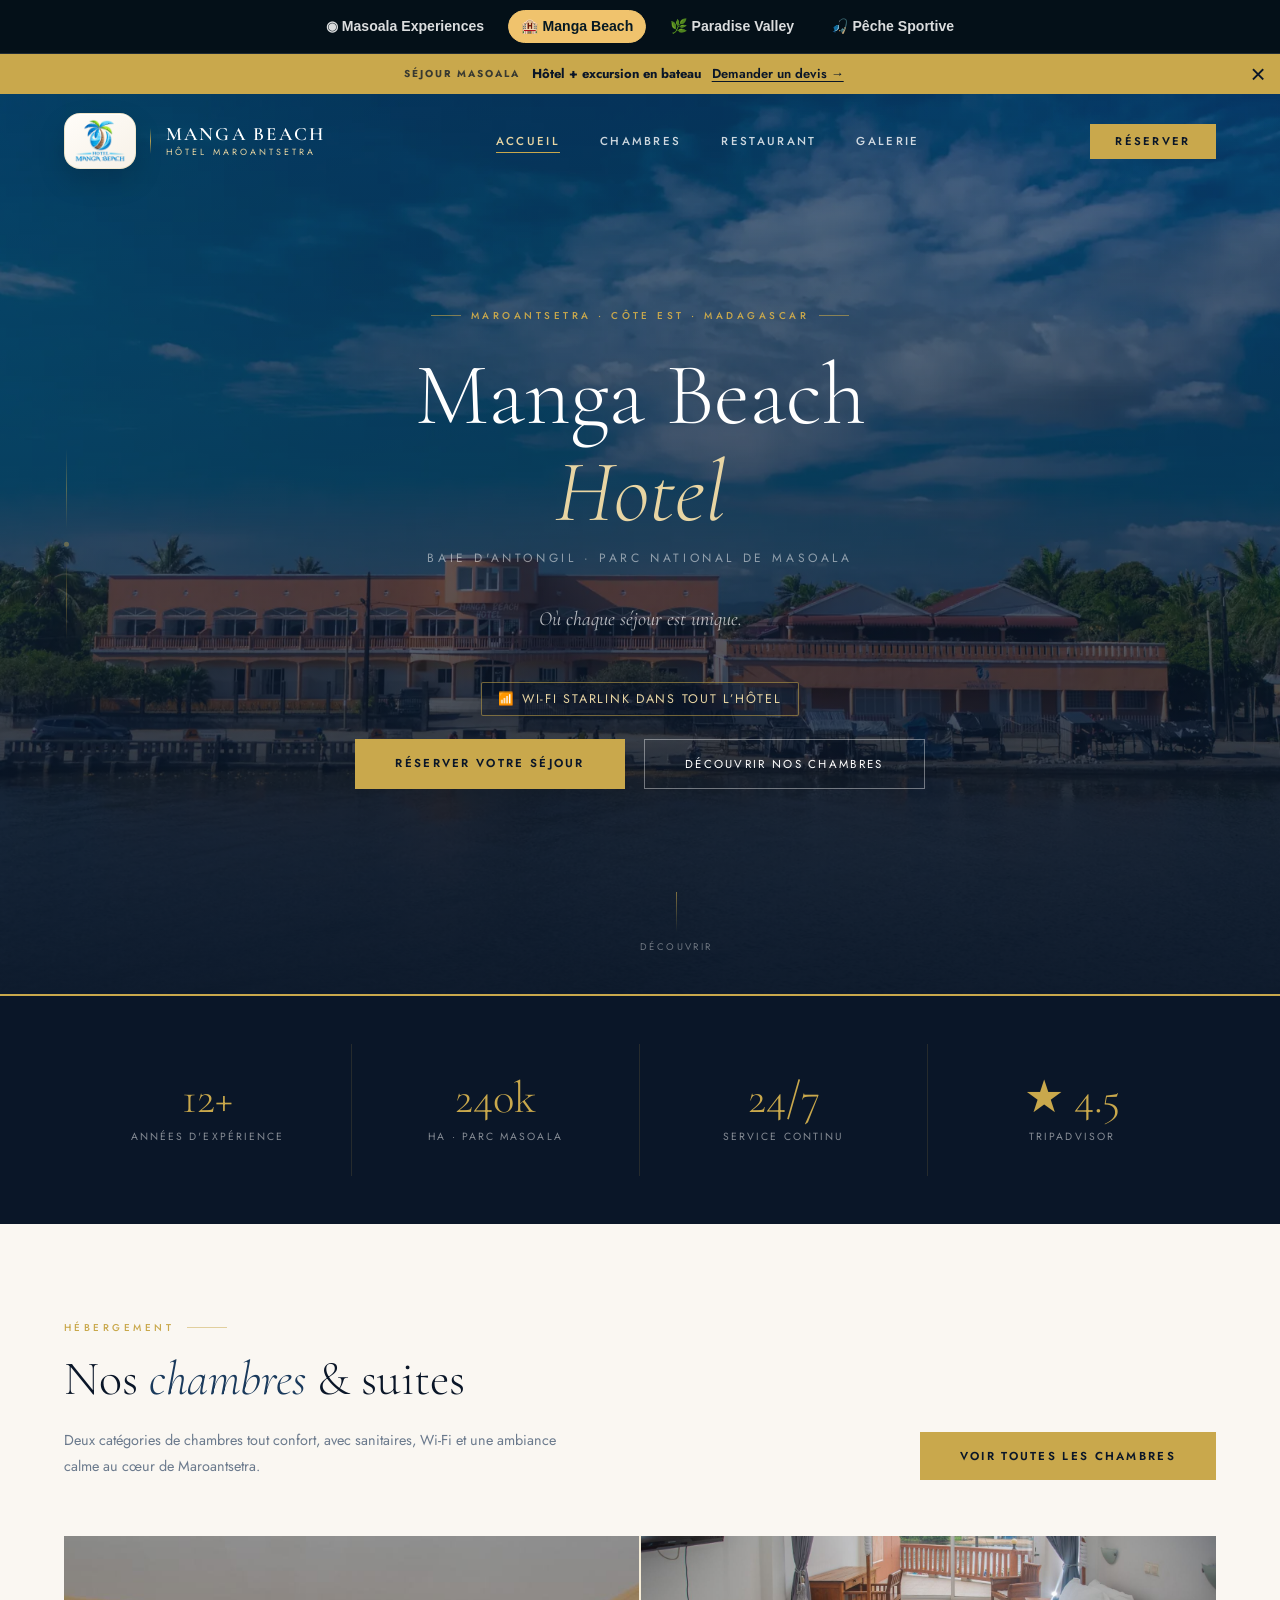
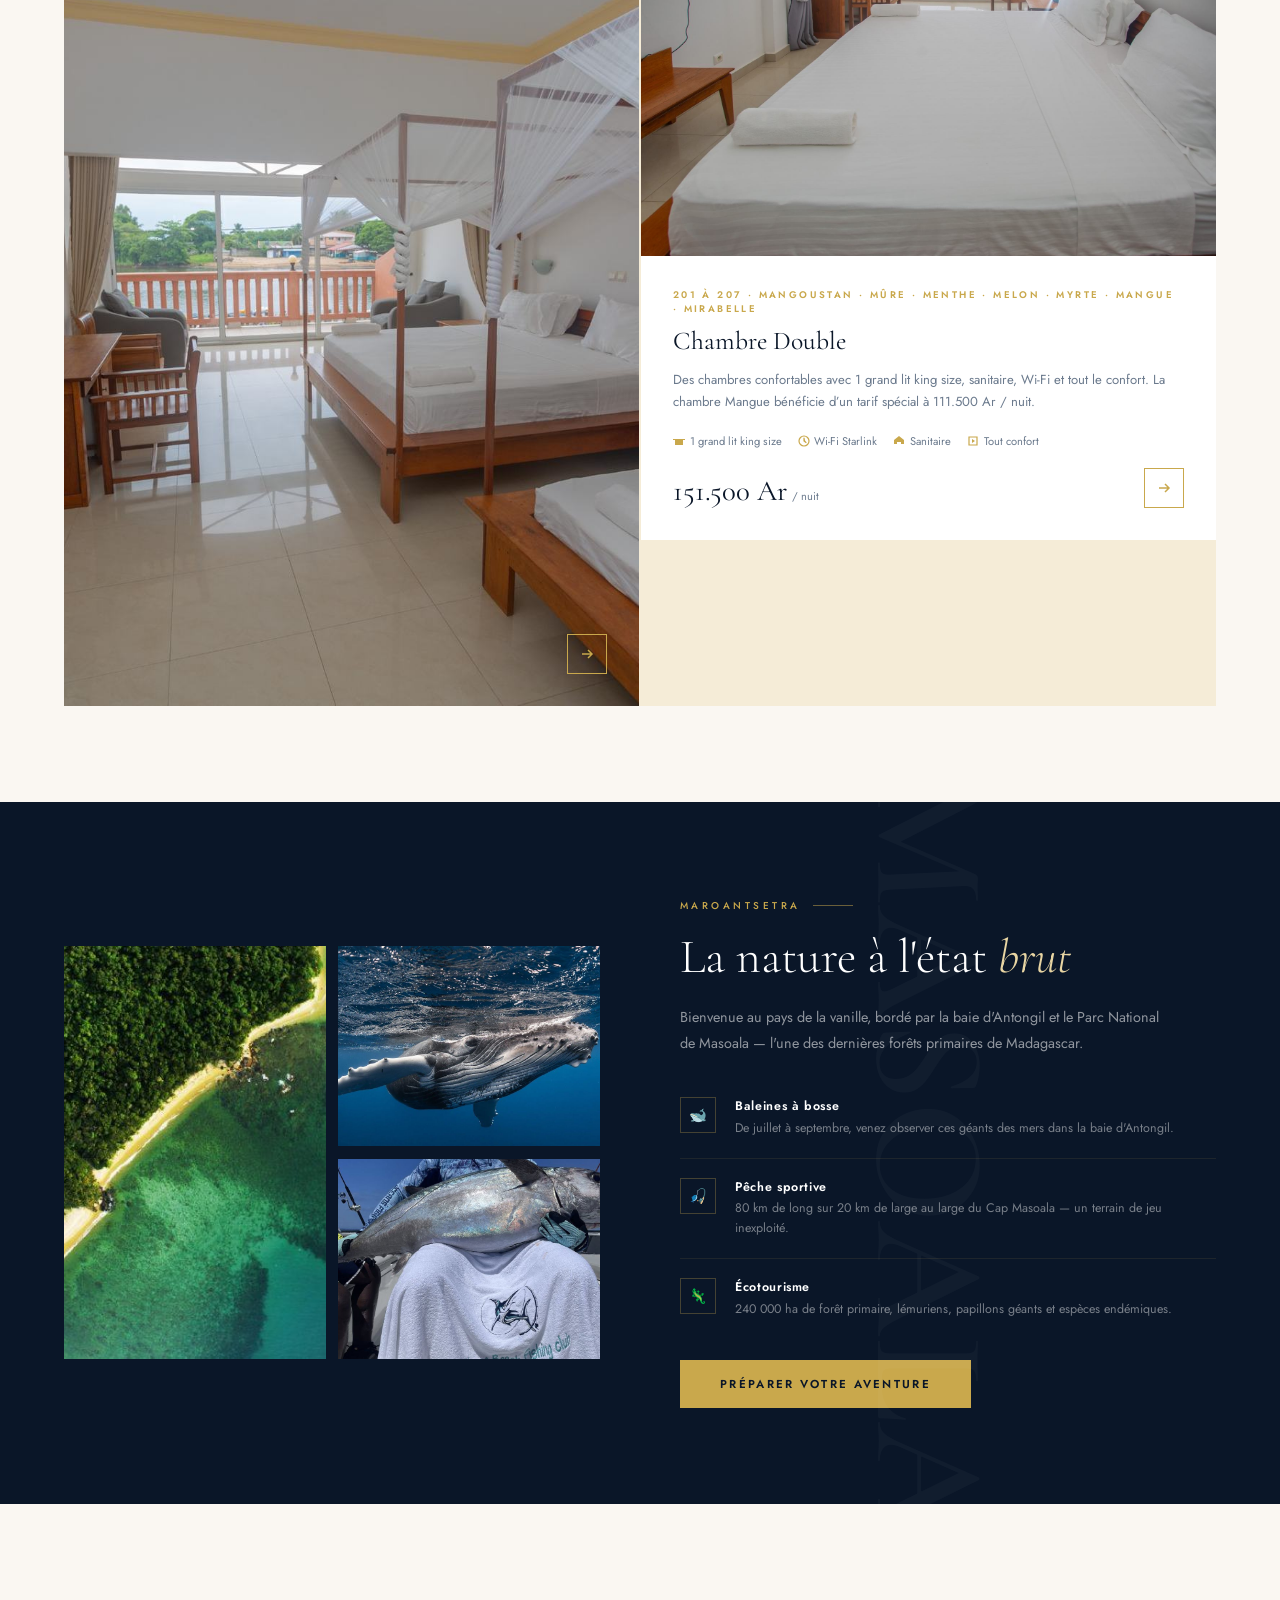
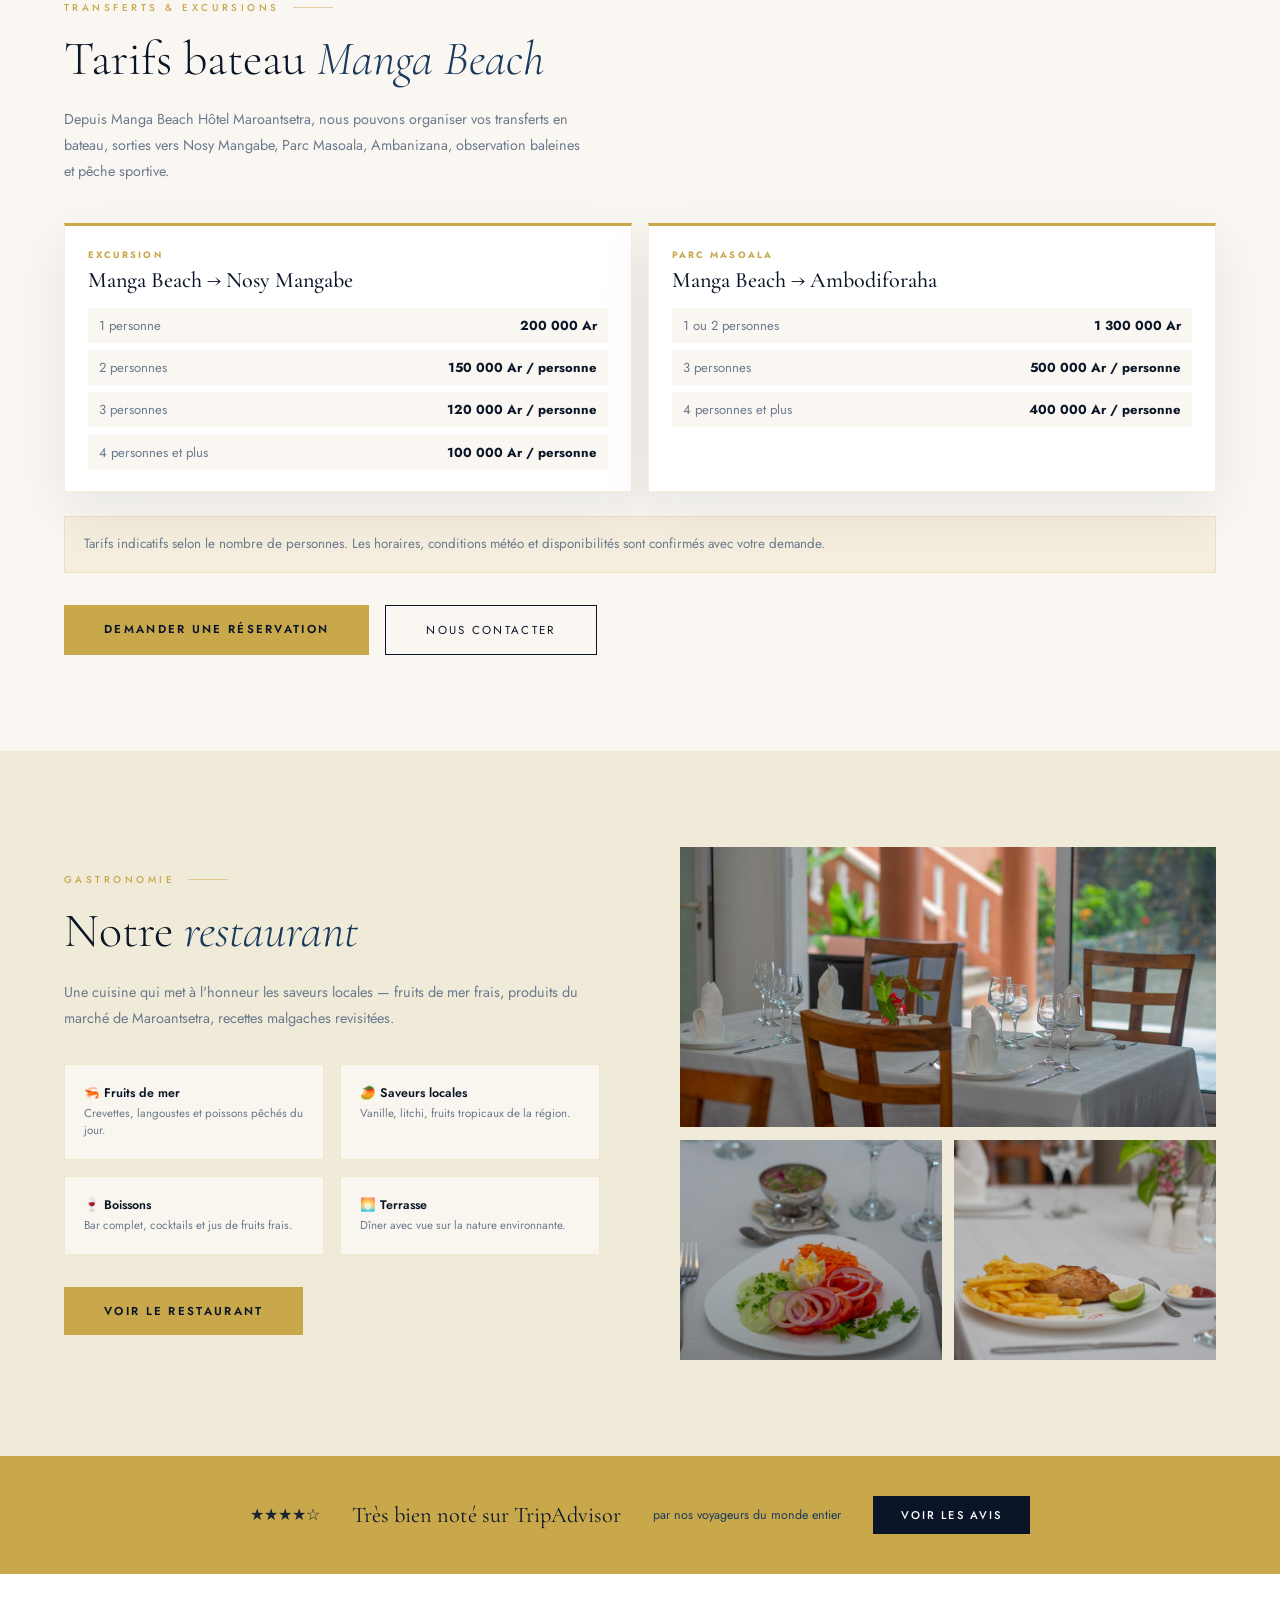
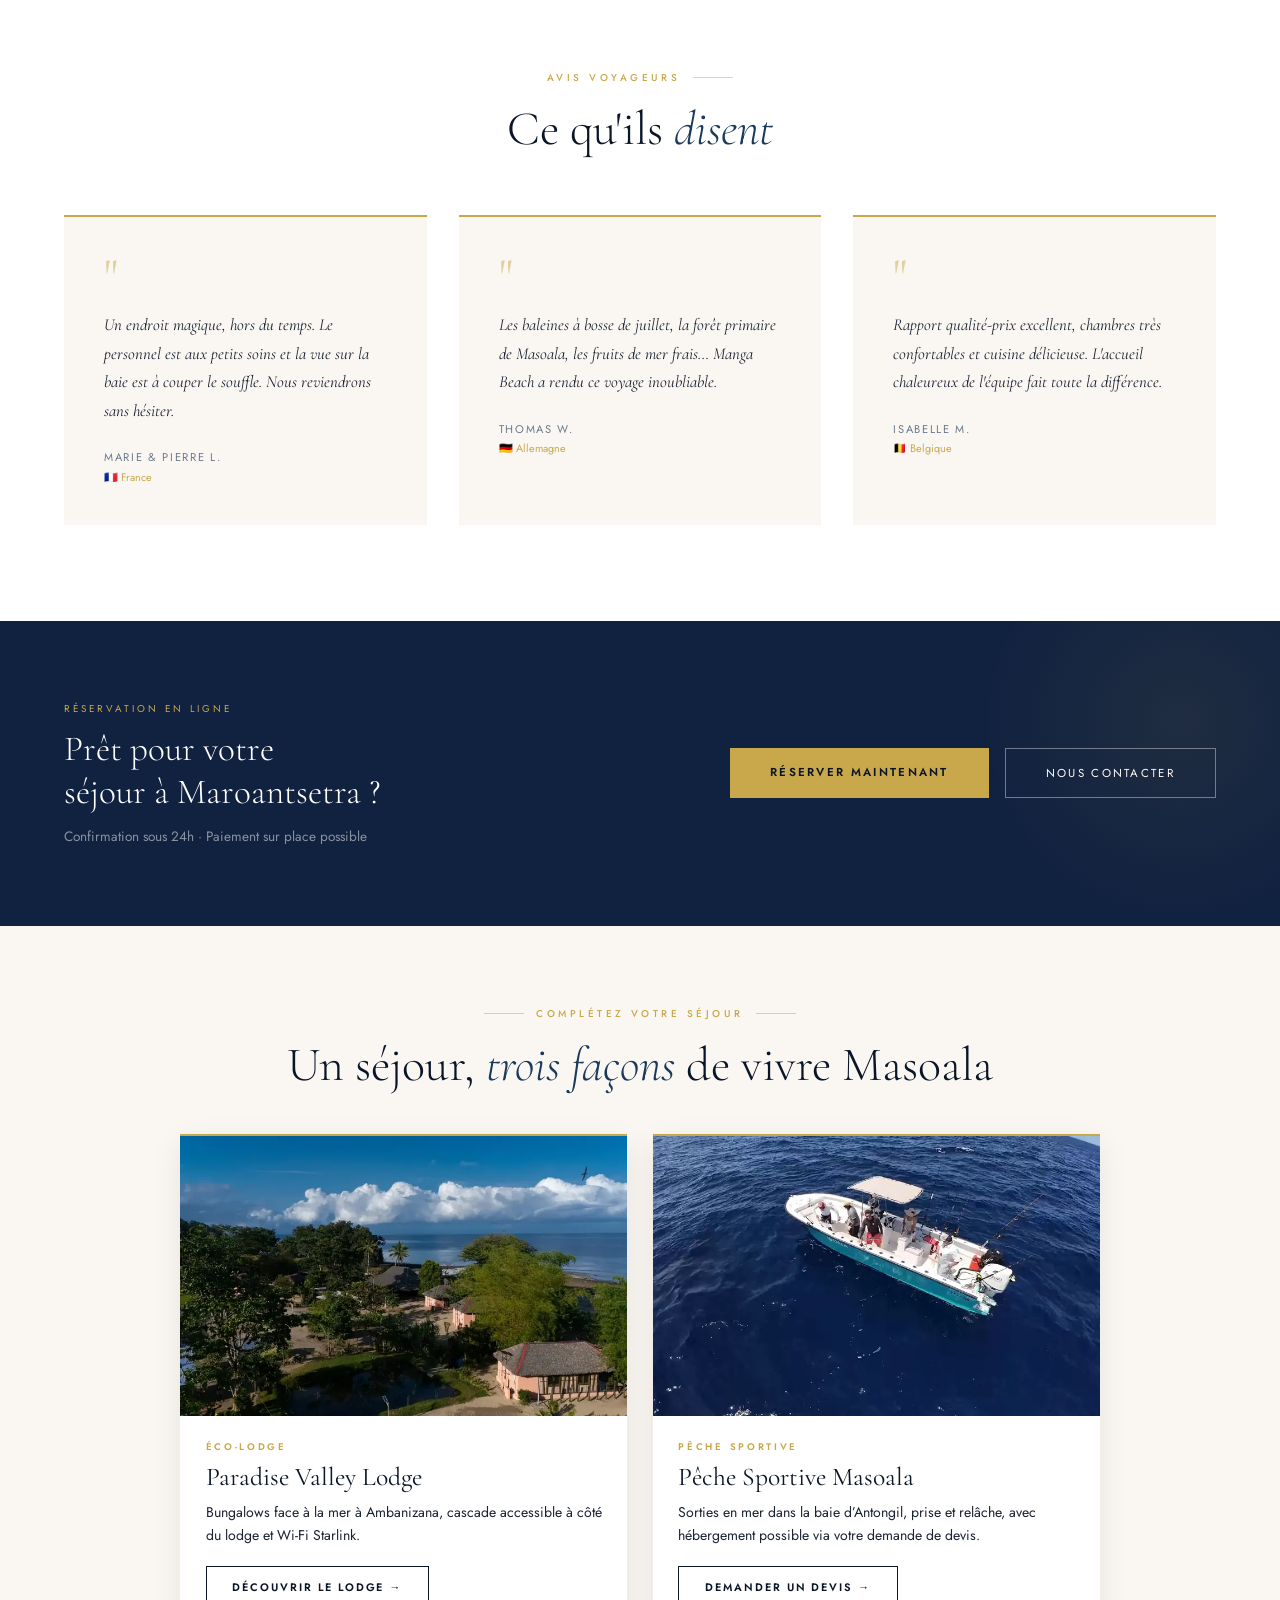
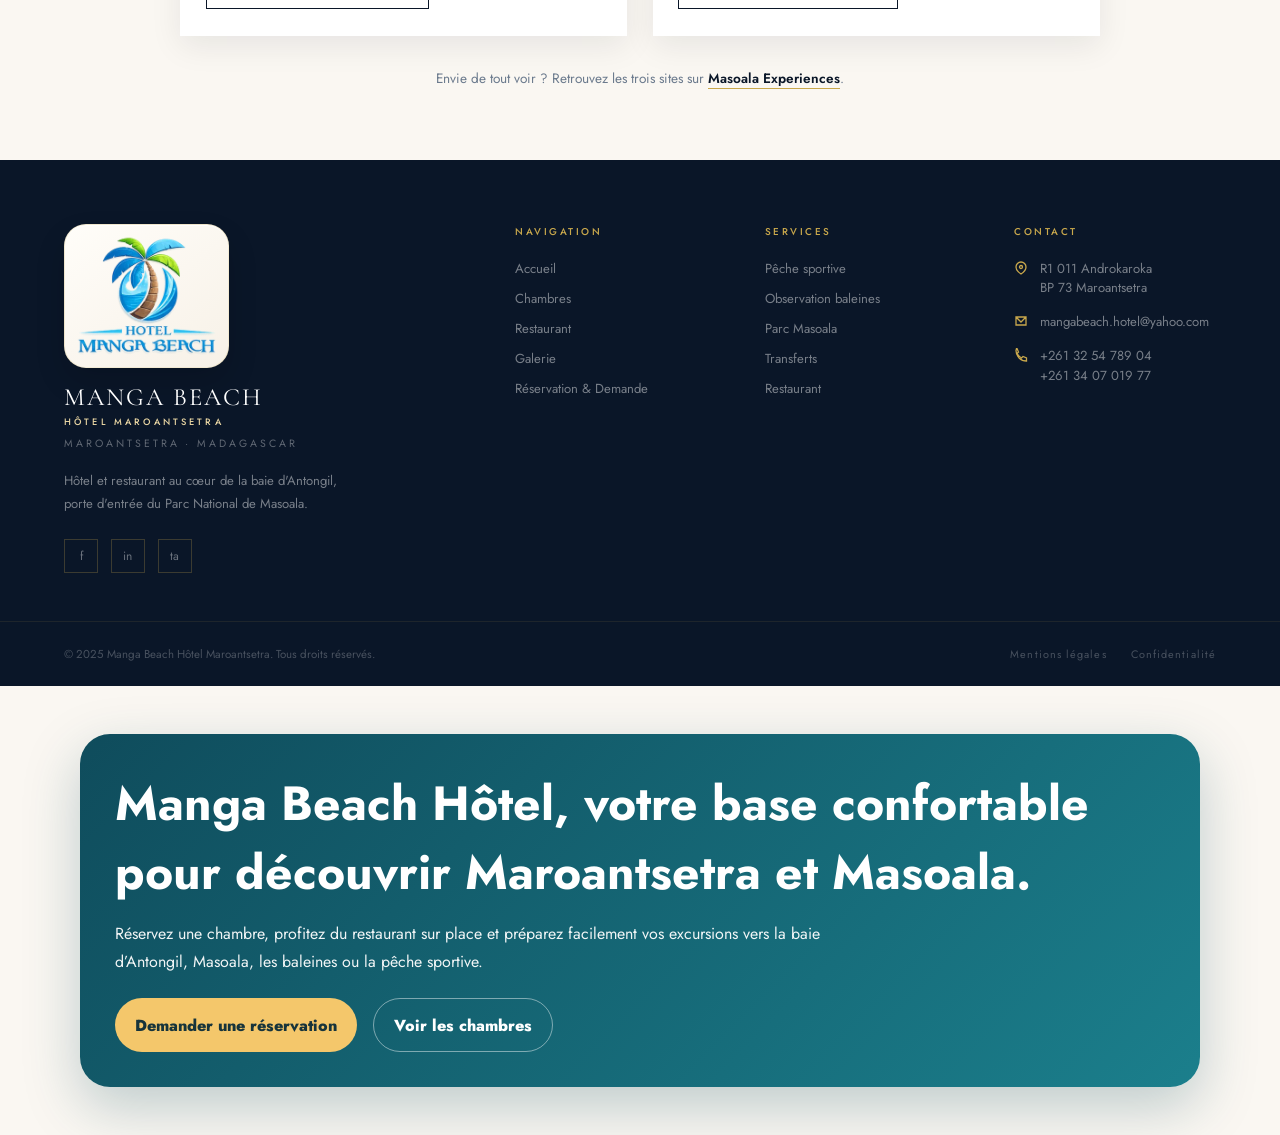
<file: index.html>
<!DOCTYPE html>

<html lang="fr">
<head>
<meta charset="utf-8"/>
<meta content="width=device-width, initial-scale=1.0" name="viewport"/>
<title>Manga Beach Hôtel Maroantsetra | Hôtel, restaurant &amp; porte d’entrée vers Masoala</title>
<link href="https://fonts.googleapis.com/css2?family=Cormorant+Garamond:ital,wght@0,300;0,400;0,600;1,300;1,400&amp;family=Jost:wght@300;400;500;600&amp;display=swap" rel="stylesheet"/>
<style>
    :root {
      --navy:      #0a1628;
      --navy-mid:  #112240;
      --navy-light:#1a3a5c;
      --gold:      #c9a84c;
      --gold-light:#e8d5a3;
      --gold-pale: #f5ecd7;
      --cream:     #faf7f2;
      --cream-dark:#f0ead8;
      --white:     #ffffff;
      --muted:     #6b7a8d;
      --text:      #1a2332;
      --border:    rgba(201,168,76,.2);
    }
    *, *::before, *::after { box-sizing: border-box; margin: 0; padding: 0; }
    html { scroll-behavior: smooth; }
    body { font-family: 'Jost', sans-serif; background: var(--cream); color: var(--text); overflow-x: hidden; }
    a { text-decoration: none; color: inherit; }
    img { display: block; width: 100%; object-fit: cover; }

    /* ── NAV ── */
    nav {
      position: fixed; top: 0; left: 0; right: 0; z-index: 100;
      display: flex; align-items: center; justify-content: space-between;
      padding: 1.2rem 4rem;
      background: transparent;
      transition: background .4s, padding .4s, box-shadow .4s;
    }
    nav.scrolled {
      background: rgba(10,22,40,.97);
      padding: .8rem 4rem;
      box-shadow: 0 4px 24px rgba(0,0,0,.3);
    }
    .nav-logo {
      display: flex; align-items: center; gap: .8rem;
    }
    .nav-logo-icon {
      width: 42px; height: 42px;
      background: linear-gradient(135deg, var(--gold), var(--gold-light));
      border-radius: 50%;
      display: flex; align-items: center; justify-content: center;
      font-family: 'Cormorant Garamond', serif;
      font-size: 1.1rem; color: var(--navy); font-weight: 600;
      flex-shrink: 0;
    }
    .nav-logo-text { font-family: 'Cormorant Garamond', serif; display:flex; flex-direction:column; gap:.2rem; position:relative; padding-left:1rem; }
    .nav-logo-text::before { content:''; position:absolute; left:0; top:.2rem; bottom:.2rem; width:1px; background:linear-gradient(to bottom, transparent, var(--gold), transparent); opacity:.9; }
    .nav-logo-text strong { display:block; font-size:1.18rem; color:var(--white); font-weight:600; letter-spacing:.12em; text-transform:uppercase; line-height:1; }
    .nav-logo-text span { font-size:.56rem; letter-spacing:.34em; text-transform:uppercase; color:var(--gold-light); font-family:'Jost', sans-serif; font-weight:400; line-height:1.2; }
    .nav-links { display: flex; gap: 2.5rem; align-items: center; }
    .nav-links a { font-size: .72rem; letter-spacing: .2em; text-transform: uppercase; color: rgba(255,255,255,.8); font-weight: 500; transition: color .2s; position: relative; }
    .nav-links a::after { content: ''; position: absolute; bottom: -4px; left: 0; width: 0; height: 1px; background: var(--gold); transition: width .3s; }
    .nav-links a:hover { color: var(--gold-light); }
    .nav-links a:hover::after { width: 100%; }
    .nav-links a.active { color: var(--gold-light); }
    .nav-links a.active::after { width: 100%; }
    .nav-cta {
      background: var(--gold); color: var(--navy);
      padding: .6rem 1.6rem; font-size: .7rem; letter-spacing: .2em;
      text-transform: uppercase; font-weight: 600;
      border: none; cursor: pointer; transition: all .2s;
    }
    .nav-cta:hover { background: var(--gold-light); }

    /* hamburger */
    .hamburger { display: none; flex-direction: column; gap: 5px; cursor: pointer; background: none; border: none; padding: 4px; }
    .hamburger span { display: block; width: 24px; height: 2px; background: var(--white); border-radius: 2px; transition: all .3s; }
    .hamburger.open span:nth-child(1) { transform: translateY(7px) rotate(45deg); }
    .hamburger.open span:nth-child(2) { opacity: 0; }
    .hamburger.open span:nth-child(3) { transform: translateY(-7px) rotate(-45deg); }
    .mobile-menu { display: none; position: fixed; inset: 0; background: var(--navy); z-index: 150; flex-direction: column; align-items: center; justify-content: center; gap: 2.5rem; }
    .mobile-menu.open { display: flex; }
    .mobile-menu a { font-family: 'Cormorant Garamond', serif; font-size: 2rem; color: var(--white); font-weight: 300; }
    .mobile-menu a:hover { color: var(--gold-light); }
    .mobile-menu .mob-cta { background: var(--gold); color: var(--navy); padding: .8rem 2.5rem; font-family: 'Jost', sans-serif; font-size: .75rem; letter-spacing: .2em; text-transform: uppercase; font-weight: 600; margin-top: 1rem; }

    /* ── HERO ── */
    .hero {
      position: relative; height: 100vh; min-height: 700px;
      display: flex; align-items: center; justify-content: center;
      overflow: hidden;
    }
    .hero-bg {
      position: absolute; inset: 0;
      background: linear-gradient(160deg, #0a1628 0%, #1a3a5c 40%, #0d2a4a 70%, #0a1628 100%);
    }
    /* Decorative ocean waves */
    .hero-waves {
      position: absolute; inset: 0; overflow: hidden; opacity: .15;
    }
    .hero-waves svg { position: absolute; bottom: 0; width: 100%; }
    .hero-img-overlay {
      position: absolute; inset: 0;
      background: url('assets/photos/manga-drone-riviere.webp') center 62%/cover no-repeat;
      opacity: .8;
    }
    @media (max-width: 700px){ .hero-img-overlay{ background-image: url('assets/photos/manga-drone-vertical.webp'); background-position: center 40%; } }
    .hero-gradient {
      position: absolute; inset: 0;
      background: linear-gradient(to bottom, rgba(10,22,40,.3) 0%, rgba(10,22,40,.6) 60%, rgba(10,22,40,.9) 100%);
    }
    /* Gold decorative lines */
    .hero-deco-left {
      position: absolute; left: 4rem; top: 50%; transform: translateY(-50%);
      display: flex; flex-direction: column; align-items: center; gap: .8rem;
      opacity: .4;
    }
    .hero-deco-left .deco-line { width: 1px; height: 80px; background: linear-gradient(to bottom, transparent, var(--gold), transparent); }
    .hero-deco-left .deco-dot { width: 5px; height: 5px; border-radius: 50%; background: var(--gold); }

    .hero-content {
      position: relative; z-index: 2;
      text-align: center; padding: 0 2rem;
      animation: heroFadeIn 1.2s ease both;
    }
    @keyframes heroFadeIn { from { opacity: 0; transform: translateY(30px); } to { opacity: 1; transform: translateY(0); } }
    .hero-badge {
      display: inline-flex; align-items: center; gap: .6rem;
      font-size: .62rem; letter-spacing: .35em; text-transform: uppercase;
      color: var(--gold); font-weight: 500; margin-bottom: 1.5rem;
      animation: heroFadeIn 1s .2s ease both;
    }
    .hero-badge::before, .hero-badge::after { content: ''; width: 30px; height: 1px; background: var(--gold); opacity: .6; }
    .hero-title {
      font-family: 'Cormorant Garamond', serif;
      font-size: clamp(3rem, 7vw, 5.5rem);
      color: var(--white); font-weight: 300; line-height: 1.1;
      margin-bottom: .5rem;
      animation: heroFadeIn 1s .35s ease both;
    }
    .hero-title em { color: var(--gold-light); font-style: italic; }
    .hero-location {
      font-size: .75rem; letter-spacing: .3em; text-transform: uppercase;
      color: rgba(255,255,255,.5); margin-bottom: 2.5rem;
      animation: heroFadeIn 1s .5s ease both;
    }
    .hero-sub {
      font-family: 'Cormorant Garamond', serif;
      font-size: 1.25rem; color: rgba(255,255,255,.7);
      font-style: italic; margin-bottom: 3rem;
      animation: heroFadeIn 1s .6s ease both;
    }
    .hero-actions {
      display: flex; gap: 1.2rem; justify-content: center; flex-wrap: wrap;
      animation: heroFadeIn 1s .75s ease both;
    }
    .btn-primary {
      background: var(--gold); color: var(--navy);
      padding: 1rem 2.5rem; font-size: .72rem; letter-spacing: .2em;
      text-transform: uppercase; font-weight: 600;
      transition: all .25s; display: inline-block;
    }
    .btn-primary:hover { background: var(--gold-light); transform: translateY(-2px); box-shadow: 0 8px 24px rgba(201,168,76,.3); }
    .btn-outline {
      border: 1px solid rgba(255,255,255,.4); color: var(--white);
      padding: 1rem 2.5rem; font-size: .72rem; letter-spacing: .2em;
      text-transform: uppercase; font-weight: 400;
      transition: all .25s; display: inline-block;
    }
    .btn-outline:hover { border-color: var(--gold); color: var(--gold-light); }
    .hero-scroll {
      position: absolute; bottom: 2.5rem; left: 50%; transform: translateX(-50%);
      display: flex; flex-direction: column; align-items: center; gap: .5rem;
      font-size: .6rem; letter-spacing: .25em; text-transform: uppercase; color: rgba(255,255,255,.4);
      animation: heroFadeIn 1s 1s ease both;
    }
    .hero-scroll-line { width: 1px; height: 40px; background: linear-gradient(to bottom, rgba(201,168,76,.6), transparent); animation: scrollPulse 2s infinite; }
    @keyframes scrollPulse { 0%,100%{opacity:.3;transform:scaleY(.8)} 50%{opacity:1;transform:scaleY(1)} }

    /* ── SECTION COMMONS ── */
    .section { padding: 6rem 4rem; }
    .section-label {
      font-size: .62rem; letter-spacing: .35em; text-transform: uppercase;
      color: var(--gold); font-weight: 500; margin-bottom: 1rem;
      display: flex; align-items: center; gap: .8rem;
    }
    .section-label::after { content: ''; flex: 1; max-width: 40px; height: 1px; background: var(--gold); opacity: .5; }
    .section-title {
      font-family: 'Cormorant Garamond', serif;
      font-size: clamp(2rem, 4vw, 3rem); font-weight: 300; color: var(--navy);
      line-height: 1.2; margin-bottom: 1.2rem;
    }
    .section-title em { font-style: italic; color: var(--navy-light); }
    .section-sub { font-size: .9rem; color: var(--muted); line-height: 1.8; max-width: 520px; }

    /* ── INTRO STRIP ── */
    .intro-strip {
      background: var(--navy);
      padding: 3rem 4rem;
      display: grid; grid-template-columns: repeat(4,1fr);
      gap: 0; border-top: 2px solid var(--gold);
    }
    .intro-stat {
      padding: 2rem; text-align: center;
      border-right: 1px solid rgba(201,168,76,.15);
    }
    .intro-stat:last-child { border-right: none; }
    .intro-stat-num {
      font-family: 'Cormorant Garamond', serif;
      font-size: 2.8rem; color: var(--gold); font-weight: 300; line-height: 1;
    }
    .intro-stat-label { font-size: .65rem; letter-spacing: .2em; text-transform: uppercase; color: rgba(255,255,255,.5); margin-top: .5rem; }

    /* ── CHAMBRES ── */
    .rooms-section { background: var(--cream); }
    .rooms-header { display: flex; justify-content: space-between; align-items: flex-end; margin-bottom: 3.5rem; }
    .rooms-grid { display: grid; grid-template-columns: 1fr 1fr; gap: 1.5px; background: var(--gold-pale); }
    .room-card {
      background: var(--white); position: relative; overflow: hidden;
      cursor: pointer; group: true;
    }
    .room-card:first-child { grid-row: span 2; }
    .room-img { height: 320px; overflow: hidden; }
    .room-card:first-child .room-img { height: 100%; min-height: 500px; }
    .room-img img { height: 100%; transition: transform .6s ease; }
    .room-card:hover .room-img img { transform: scale(1.04); }
    .room-body { padding: 2rem; }
    .room-tag {
      font-size: .6rem; letter-spacing: .25em; text-transform: uppercase;
      color: var(--gold); font-weight: 600; margin-bottom: .6rem;
    }
    .room-name {
      font-family: 'Cormorant Garamond', serif;
      font-size: 1.6rem; color: var(--navy); font-weight: 400; margin-bottom: .8rem;
    }
    .room-desc { font-size: .82rem; color: var(--muted); line-height: 1.7; margin-bottom: 1.2rem; }
    .room-features { display: flex; gap: 1rem; flex-wrap: wrap; margin-bottom: 1.5rem; }
    .room-feature { font-size: .7rem; color: var(--muted); display: flex; align-items: center; gap: .3rem; }
    .room-feature svg { color: var(--gold); flex-shrink: 0; }
    .room-price { display: flex; align-items: baseline; gap: .3rem; }
    .room-price-num { font-family: 'Cormorant Garamond', serif; font-size: 1.8rem; color: var(--navy); }
    .room-price-unit { font-size: .7rem; color: var(--muted); }
    .room-link {
      position: absolute; bottom: 2rem; right: 2rem;
      width: 40px; height: 40px; border: 1px solid var(--gold);
      display: flex; align-items: center; justify-content: center;
      color: var(--gold); transition: all .2s;
    }
    .room-card:hover .room-link { background: var(--gold); color: var(--navy); }

    /* ── DISCOVER ── */
    .discover-section {
      background: var(--navy); padding: 6rem 4rem;
      position: relative; overflow: hidden;
    }
    .discover-section::before {
      content: 'MASOALA'; position: absolute; right: -2rem; top: 50%;
      transform: translateY(-50%) rotate(90deg);
      font-family: 'Cormorant Garamond', serif; font-size: 10rem;
      color: rgba(255,255,255,.03); font-weight: 600; pointer-events: none;
      white-space: nowrap;
    }
    .discover-inner { display: grid; grid-template-columns: 1fr 1fr; gap: 5rem; align-items: center; }
    .discover-images {
      display: grid; grid-template-columns: 1fr 1fr; grid-template-rows: 200px 200px;
      gap: .8rem; position: relative;
    }
    .discover-img { overflow: hidden; }
    .discover-img img { height: 100%; transition: transform .5s; }
    .discover-img:hover img { transform: scale(1.05); }
    .discover-img:first-child { grid-row: span 2; }
    .discover-text .section-label { color: var(--gold); }
    .discover-text .section-label::after { background: var(--gold); }
    .discover-text .section-title { color: var(--white); }
    .discover-text .section-sub { color: rgba(255,255,255,.55); max-width: 480px; }
    .discover-highlights { margin-top: 2.5rem; display: flex; flex-direction: column; gap: 1.2rem; }
    .discover-hl {
      display: flex; gap: 1.2rem; align-items: flex-start;
      padding-bottom: 1.2rem; border-bottom: 1px solid rgba(201,168,76,.1);
    }
    .discover-hl:last-child { border-bottom: none; padding-bottom: 0; }
    .discover-hl-icon {
      width: 36px; height: 36px; border: 1px solid rgba(201,168,76,.3);
      display: flex; align-items: center; justify-content: center; flex-shrink: 0;
      color: var(--gold); font-size: .9rem;
    }
    .discover-hl-title { font-size: .78rem; font-weight: 600; color: var(--white); margin-bottom: .2rem; letter-spacing: .05em; }
    .discover-hl-desc { font-size: .78rem; color: rgba(255,255,255,.45); line-height: 1.6; }
    .discover-btn { margin-top: 2.5rem; }

    /* ── RESTAURANT ── */
    .restaurant-section { background: var(--cream-dark); padding: 6rem 4rem; }
    .restaurant-inner { display: grid; grid-template-columns: 1fr 1fr; gap: 5rem; align-items: center; }
    .restaurant-gallery { display: grid; grid-template-columns: 1fr 1fr; gap: .8rem; }
    .rest-img { overflow: hidden; }
    .rest-img img { height: 220px; transition: transform .5s; }
    .rest-img:hover img { transform: scale(1.04); }
    .rest-img:first-child { grid-column: span 2; }
    .rest-img:first-child img { height: 280px; }
    .restaurant-text { }
    .restaurant-specials { margin-top: 2rem; display: grid; grid-template-columns: 1fr 1fr; gap: 1rem; }
    .special-item {
      padding: 1.2rem; border: 1px solid var(--border);
      background: rgba(255,255,255,.6);
    }
    .special-name { font-size: .78rem; font-weight: 600; color: var(--navy); margin-bottom: .2rem; }
    .special-desc { font-size: .72rem; color: var(--muted); line-height: 1.5; }

    /* ── TRIPADVISOR BAND ── */
    .ta-band {
      background: var(--gold); padding: 2.5rem 4rem;
      display: flex; align-items: center; justify-content: center; gap: 2rem;
      flex-wrap: wrap;
    }
    .ta-band-text {
      font-family: 'Cormorant Garamond', serif;
      font-size: 1.4rem; color: var(--navy); font-weight: 400;
    }
    .ta-stars { display: flex; gap: .2rem; }
    .ta-star { color: var(--navy); font-size: 1.1rem; }
    .ta-count { font-size: .78rem; color: var(--navy-light); }
    .ta-link {
      background: var(--navy); color: var(--white);
      padding: .7rem 1.8rem; font-size: .7rem; letter-spacing: .18em;
      text-transform: uppercase; font-weight: 500; transition: all .2s;
    }
    .ta-link:hover { background: var(--navy-mid); }

    /* ── TESTIMONIALS ── */
    .testi-section { background: var(--white); padding: 6rem 4rem; }
    .testi-grid { display: grid; grid-template-columns: repeat(3,1fr); gap: 2rem; margin-top: 3.5rem; }
    .testi-card {
      padding: 2.5rem; background: var(--cream);
      border-top: 2px solid var(--gold); position: relative;
    }
    .testi-quote {
      font-family: 'Cormorant Garamond', serif;
      font-size: 3rem; color: var(--gold); line-height: .8; margin-bottom: 1rem; opacity: .5;
    }
    .testi-text {
      font-family: 'Cormorant Garamond', serif;
      font-size: 1.05rem; color: var(--text); line-height: 1.7; font-style: italic;
      margin-bottom: 1.5rem;
    }
    .testi-author { font-size: .7rem; letter-spacing: .15em; text-transform: uppercase; color: var(--muted); }
    .testi-country { font-size: .68rem; color: var(--gold); margin-top: .2rem; }

    /* ── CTA STRIP ── */
    .cta-section {
      background: var(--navy-mid); padding: 5rem 4rem;
      display: flex; align-items: center; justify-content: space-between;
      gap: 2rem; position: relative; overflow: hidden;
    }
    .cta-section::before {
      content: ''; position: absolute; right: -100px; top: -100px;
      width: 400px; height: 400px; border-radius: 50%;
      background: radial-gradient(circle, rgba(201,168,76,.08) 0%, transparent 70%);
    }
    .cta-text {}
    .cta-label { font-size: .62rem; letter-spacing: .3em; text-transform: uppercase; color: var(--gold); margin-bottom: .8rem; }
    .cta-title { font-family: 'Cormorant Garamond', serif; font-size: 2.2rem; color: var(--white); font-weight: 300; line-height: 1.2; }
    .cta-sub { font-size: .85rem; color: rgba(255,255,255,.5); margin-top: .8rem; }
    .cta-actions { display: flex; gap: 1rem; flex-wrap: wrap; flex-shrink: 0; }

    /* ── FOOTER ── */
    footer { background: var(--navy); }
    .ft-top {
      display: grid; grid-template-columns: 2fr 1fr 1fr 1fr;
      gap: 3rem; padding: 4rem 4rem 3rem;
      border-bottom: 1px solid rgba(201,168,76,.1);
    }
    .ft-brand {}
    .ft-brand-name {
      font-family: 'Cormorant Garamond', serif;
      font-size: 1.55rem; color: var(--white); margin-bottom: .55rem; line-height: 1.08; letter-spacing: .08em; text-transform: uppercase;
    }
    .ft-brand-name span { display:block; color: var(--gold-light); font-family:'Jost', sans-serif; font-size:.58rem; letter-spacing:.34em; text-transform:uppercase; margin-top:.45rem; font-weight:500; }
    .ft-brand-loc { font-size: .66rem; letter-spacing: .28em; text-transform: uppercase; color: rgba(255,255,255,.35); margin-bottom: 1.2rem; }
    .ft-brand-desc { font-size: .82rem; color: rgba(255,255,255,.45); line-height: 1.7; max-width: 280px; }
    .ft-social { display: flex; gap: .8rem; margin-top: 1.5rem; }
    .ft-social a {
      width: 34px; height: 34px; border: 1px solid rgba(201,168,76,.25);
      display: flex; align-items: center; justify-content: center;
      color: rgba(255,255,255,.4); font-size: .75rem; transition: all .2s;
    }
    .ft-social a:hover { border-color: var(--gold); color: var(--gold); }
    .ft-col-title { font-size: .62rem; letter-spacing: .25em; text-transform: uppercase; color: var(--gold); margin-bottom: 1.2rem; font-weight: 500; }
    .ft-links-list { display: flex; flex-direction: column; gap: .7rem; }
    .ft-links-list a { font-size: .82rem; color: rgba(255,255,255,.45); transition: color .2s; }
    .ft-links-list a:hover { color: var(--gold-light); }
    .ft-contact-item { display: flex; gap: .7rem; align-items: flex-start; margin-bottom: .9rem; }
    .ft-contact-item svg { color: var(--gold); flex-shrink: 0; margin-top: 2px; }
    .ft-contact-item span { font-size: .82rem; color: rgba(255,255,255,.45); line-height: 1.5; }
    .ft-bottom {
      padding: 1.5rem 4rem;
      display: flex; justify-content: space-between; align-items: center;
      flex-wrap: wrap; gap: 1rem;
    }
    .ft-copy { font-size: .72rem; color: rgba(255,255,255,.25); }
    .ft-bottom-links { display: flex; gap: 1.5rem; }
    .ft-bottom-links a { font-size: .68rem; color: rgba(255,255,255,.25); letter-spacing: .1em; }

    /* ── RESPONSIVE ── */
    @media(max-width:900px){
      nav { padding: 1rem 1.5rem; }
      nav.scrolled { padding: .8rem 1.5rem; }
      .nav-links, .nav-cta { display: none; }
      .hamburger { display: flex; }
      .section { padding: 4rem 1.5rem; }
      .intro-strip { grid-template-columns: 1fr 1fr; padding: 2rem 1.5rem; }
      .rooms-header { flex-direction: column; align-items: flex-start; gap: 1rem; }
      .rooms-grid { grid-template-columns: 1fr; }
      .room-card:first-child { grid-row: auto; }
      .room-card:first-child .room-img { min-height: 280px; }
      .discover-inner, .restaurant-inner { grid-template-columns: 1fr; gap: 2.5rem; }
      .discover-images { grid-template-rows: 180px 180px; }
      .discover-images .discover-img:first-child { grid-row: auto; grid-column: span 2; }
      .testi-grid { grid-template-columns: 1fr; }
      .cta-section { flex-direction: column; text-align: center; padding: 3.5rem 1.5rem; }
      .ft-top { grid-template-columns: 1fr 1fr; padding: 3rem 1.5rem 2rem; }
      .ft-bottom { padding: 1.5rem; flex-direction: column; text-align: center; }
      .hero-deco-left { display: none; }
      .discover-section { padding: 4rem 1.5rem; }
      .restaurant-section { padding: 4rem 1.5rem; }
      .ta-band { padding: 2rem 1.5rem; }
      .testi-section { padding: 4rem 1.5rem; }
      .cta-actions { justify-content: center; }
    }
    @media(max-width:480px){
      .intro-strip { grid-template-columns: 1fr 1fr; }
      .ft-top { grid-template-columns: 1fr; }
      .restaurant-specials { grid-template-columns: 1fr; }
      .hero-actions { flex-direction: column; align-items: center; }
    }
  
}



/* === Tarifs bateau & excursions — Manga Beach === */
.boat-tariffs-section{background:linear-gradient(180deg,var(--cream),var(--gold-pale));position:relative;overflow:hidden}
.boat-tariffs-section.dark{background:linear-gradient(135deg,var(--navy),var(--navy-mid));color:#fff}
.boat-tariffs-section.dark .section-title{color:#fff}
.boat-tariffs-section.dark .section-sub{color:rgba(255,255,255,.62)}
.boat-tariffs-grid{display:grid;grid-template-columns:repeat(2,1fr);gap:1rem;margin-top:2.4rem}
.boat-tariff-card{background:#fff;border:1px solid var(--border);padding:1.35rem 1.45rem;box-shadow:0 18px 52px rgba(10,22,40,.08);transition:transform .22s ease,box-shadow .22s ease,border-color .22s ease}
.boat-tariff-card:hover{transform:translateY(-4px);box-shadow:0 26px 70px rgba(10,22,40,.13);border-color:rgba(201,168,76,.45)}
.boat-tariff-card.featured{border-top:3px solid var(--gold)}
.boat-tariff-kicker{font-size:.58rem;letter-spacing:.22em;text-transform:uppercase;color:var(--gold);font-weight:700;margin-bottom:.45rem}
.boat-tariff-title{font-family:'Cormorant Garamond',serif;font-size:1.38rem;color:var(--navy);font-weight:500;margin-bottom:.9rem;line-height:1.15}
.boat-tariff-table{display:grid;gap:.45rem}
.boat-tariff-row{display:flex;justify-content:space-between;gap:1rem;padding:.5rem .65rem;background:var(--cream);font-size:.82rem;color:var(--muted)}
.boat-tariff-row strong{color:var(--navy);font-weight:700;white-space:nowrap}
.boat-tariff-note{margin-top:1.5rem;padding:1rem 1.2rem;background:rgba(201,168,76,.12);border:1px solid var(--border);font-size:.84rem;color:var(--muted);line-height:1.7}
.boat-tariffs-section.dark .boat-tariff-note{background:rgba(255,255,255,.06);color:rgba(255,255,255,.66);border-color:rgba(201,168,76,.22)}
.boat-tariffs-actions{display:flex;gap:1rem;flex-wrap:wrap;margin-top:2rem}
@media(max-width:900px){.boat-tariffs-grid{grid-template-columns:1fr}.boat-tariffs-actions .btn-primary,.boat-tariffs-actions .btn-outline{width:100%;text-align:center}.boat-tariff-row{flex-direction:column;gap:.15rem}}


.nav-logo-mark{width:58px;height:58px;object-fit:contain;display:block;flex-shrink:0;filter:drop-shadow(0 8px 18px rgba(0,0,0,.22));}
.ft-brand-logo{width:140px;max-width:100%;height:auto;display:block;object-fit:contain;margin:0 0 1rem 0;filter:drop-shadow(0 10px 24px rgba(0,0,0,.18));}
@media(max-width:900px){.nav-logo-mark{width:52px;height:52px}.ft-brand-logo{width:120px}}


/* Premium v1 additions */
.premium-strip{display:grid;grid-template-columns:repeat(4,1fr);gap:1rem;margin:2rem auto;max-width:1100px}
.premium-strip .premium-pill{background:rgba(255,255,255,.92);border:1px solid rgba(0,0,0,.08);border-radius:22px;padding:1.1rem 1rem;box-shadow:0 14px 36px rgba(0,0,0,.08)}
.premium-strip strong{display:block;font-size:1.05rem;margin-bottom:.25rem;color:var(--primary,#0f4c5c)}
.premium-strip span{font-size:.92rem;color:var(--text-muted,#667)}
.conversion-panel{max-width:1120px;margin:3rem auto;padding:2.2rem;border-radius:30px;background:linear-gradient(135deg,#0f4c5c,#1b7f8c);color:#fff;box-shadow:0 20px 55px rgba(15,76,92,.25)}
.conversion-panel h2{font-size:clamp(1.8rem,4vw,3rem);margin-bottom:.8rem}
.conversion-panel p{max-width:780px;line-height:1.75;opacity:.94}
.conversion-actions{display:flex;gap:1rem;flex-wrap:wrap;margin-top:1.4rem}
.conversion-actions a{display:inline-flex;align-items:center;justify-content:center;padding:.9rem 1.25rem;border-radius:999px;font-weight:800;text-decoration:none}
.conversion-actions .primary{background:#f4c76b;color:#17343b}
.conversion-actions .secondary{border:1px solid rgba(255,255,255,.45);color:#fff}
.booking-trust{display:grid;grid-template-columns:repeat(3,1fr);gap:1rem;margin:1.5rem 0}
.booking-trust .trust-card{padding:1rem;border-radius:18px;background:rgba(15,76,92,.06);border:1px solid rgba(15,76,92,.10)}
.booking-trust strong{display:block;color:var(--primary,#0f4c5c);margin-bottom:.25rem}
@media(max-width:900px){.premium-strip,.booking-trust{grid-template-columns:1fr}.conversion-panel{margin:2rem 1rem;padding:1.6rem}.conversion-actions{flex-direction:column}.conversion-actions a{width:100%}}


/* Ecosystem navigation final fixed */
.ecosystem-nav{
position:relative;
z-index:9999;
display:flex;
justify-content:center;
align-items:center;
gap:.65rem;
flex-wrap:wrap;
padding:.62rem 1rem;
background:#041018;
color:#fff;
font-family:Arial,sans-serif;
font-size:.88rem;
line-height:1.2;
border-bottom:1px solid rgba(255,255,255,.12)
}
.ecosystem-nav a{
display:inline-flex;
align-items:center;
gap:.35rem;
padding:.45rem .75rem;
border-radius:999px;
color:rgba(255,255,255,.86);
text-decoration:none;
font-weight:800;
border:1px solid transparent;
transition:.2s
}
.ecosystem-nav a:hover{background:rgba(255,255,255,.10);color:#fff}
.ecosystem-nav a.active{background:#f0c36d;color:#061923;border-color:#f0c36d}
@media(max-width:720px){
.ecosystem-nav{justify-content:flex-start;overflow-x:auto;flex-wrap:nowrap;padding:.58rem .8rem}
.ecosystem-nav a{white-space:nowrap;font-size:.82rem}
}


/* Manga Beach clean logo integration */
.nav-logo{
  display:flex!important;
  align-items:center!important;
  gap:.85rem!important;
}
.manga-clean-nav-logo{
  width:72px;
  height:56px;
  object-fit:contain;
  display:block;
  border-radius:16px;
  background:linear-gradient(145deg,#fffdf9,#f7f1e7);
  padding:5px;
  border:1px solid rgba(201,168,76,.22);
  box-shadow:0 12px 28px rgba(0,0,0,.16), inset 0 1px 0 rgba(255,255,255,.92);
  flex-shrink:0;
}
.manga-clean-footer-logo{
  width:165px;
  max-width:100%;
  object-fit:contain;
  display:block;
  border-radius:22px;
  background:linear-gradient(145deg,#fffdf9,#f7f1e7);
  padding:.55rem;
  border:1px solid rgba(201,168,76,.20);
  box-shadow:0 14px 30px rgba(0,0,0,.14), inset 0 1px 0 rgba(255,255,255,.92);
  margin:0 0 1rem 0;
}
footer .ft-top > div:first-child{
  display:flex;
  flex-direction:column;
  align-items:flex-start;
}
@media(max-width:900px){
  .manga-clean-nav-logo{
    width:62px;
    height:50px;
    border-radius:14px;
  }
  .manga-clean-footer-logo{
    width:145px;
    border-radius:18px;
  }
}


/* ── COMPLÉTEZ VOTRE SÉJOUR ── */
.link-stay{background:var(--cream);padding:5rem 4rem 4.5rem;text-align:center}
.link-stay .section-label{justify-content:center}
.link-stay .section-label::before{content:'';flex:1;max-width:40px;height:1px;background:var(--gold);opacity:.5}
.link-stay-grid{display:grid;grid-template-columns:repeat(2,1fr);gap:1.6rem;max-width:920px;margin:2.5rem auto 0;text-align:left}
.link-stay-card{display:flex;flex-direction:column;background:var(--white);border-top:2px solid var(--gold);box-shadow:0 10px 30px rgba(10,22,40,.08);overflow:hidden;transition:transform .25s,box-shadow .25s}
.link-stay-card:hover{transform:translateY(-4px);box-shadow:0 16px 38px rgba(10,22,40,.14)}
.link-stay-card img{width:100%;height:auto;aspect-ratio:8/5;object-fit:cover;display:block}
.link-stay-body{padding:1.5rem 1.6rem 1.7rem;display:flex;flex-direction:column;gap:.55rem;flex:1}
.link-stay-tag{font-size:.6rem;letter-spacing:.28em;text-transform:uppercase;color:var(--gold);font-weight:600}
.link-stay-name{font-family:'Cormorant Garamond',serif;font-size:1.6rem;color:var(--navy);font-weight:400;line-height:1.15}
.link-stay-text{font-size:.88rem;line-height:1.65;color:var(--text);flex:1}
.link-stay-btn{align-self:flex-start;margin-top:.6rem;border:1px solid var(--navy);color:var(--navy);padding:.8rem 1.6rem;font-size:.68rem;letter-spacing:.18em;text-transform:uppercase;font-weight:600;transition:all .25s;display:inline-block}
.link-stay-card:hover .link-stay-btn{background:var(--gold);border-color:var(--gold)}
.link-stay-all{margin-top:2rem;font-size:.85rem;color:var(--muted)}
.link-stay-all a{color:var(--navy);font-weight:600;border-bottom:1px solid var(--gold)}
@media(max-width:700px){.link-stay{padding:3.5rem 1.2rem 3.2rem}.link-stay-grid{grid-template-columns:1fr}.link-stay-btn{width:100%;text-align:center}}
</style>
<meta content="Manga Beach Hôtel Maroantsetra vous accueille au cœur de la baie d’Antongil : chambres confortables, restaurant, séjours Masoala, transferts et excursions." name="description"/><meta content="Manga Beach Hôtel, hôtel Maroantsetra, restaurant Maroantsetra, Masoala, baie d'Antongil, Madagascar" name="keywords"/><meta content="index, follow" name="robots"/><meta content="Manga Beach Hôtel Maroantsetra | Hôtel, restaurant &amp; porte d’entrée vers Masoala" property="og:title"/><meta content="Manga Beach Hôtel Maroantsetra vous accueille au cœur de la baie d’Antongil : chambres confortables, restaurant, séjours Masoala, transferts et excursions." property="og:description"/>  <link rel="icon" href="favicon.ico?v=logo-20260605">
  <link rel="apple-touch-icon" href="assets/manga-beach-icon-512.png?v=logo-20260605">
<link rel="canonical" href="https://mangabeach-madagascar.mg/"/>
<meta property="og:type" content="website"/><meta property="og:url" content="https://mangabeach-madagascar.mg/"/><meta property="og:site_name" content="Manga Beach Hôtel"/><meta property="og:locale" content="fr_FR"/>
<meta property="og:image" content="https://mangabeach-madagascar.mg/assets/photos/og-manga-beach.jpg"/><meta property="og:image:alt" content="Accueil — Manga Beach Hôtel Maroantsetra"/>
<meta name="twitter:card" content="summary_large_image"/><meta name="twitter:title" content="Manga Beach Hôtel Maroantsetra | Hôtel, restaurant &amp; porte d’entrée vers Masoala"/><meta name="twitter:description" content="Manga Beach Hôtel Maroantsetra vous accueille au cœur de la baie d’Antongil : chambres confortables, restaurant, séjours Masoala, transferts et excursions."/><meta name="twitter:image" content="https://mangabeach-madagascar.mg/assets/photos/og-manga-beach.jpg"/>
<script type="application/ld+json">{"@context": "https://schema.org", "@graph": [{"@type": "WebSite", "@id": "https://mangabeach-madagascar.mg/#website", "url": "https://mangabeach-madagascar.mg/", "name": "Manga Beach Hôtel", "inLanguage": "fr", "publisher": {"@id": "https://mangabeach-madagascar.mg/#hotel"}}, {"@type": ["Hotel", "LodgingBusiness"], "@id": "https://mangabeach-madagascar.mg/#hotel", "name": "Manga Beach Hôtel", "url": "https://mangabeach-madagascar.mg/", "amenityFeature":[{"@type":"LocationFeatureSpecification","name":"Wi-Fi par Starlink","value":true}], "image": "https://mangabeach-madagascar.mg/assets/photos/og-manga-beach.jpg", "logo": "https://mangabeach-madagascar.mg/assets/manga-beach-logo.png", "telephone": ["+261325478904", "+261340701977"], "email": "mangabeach.hotel@yahoo.com", "address": {"@type": "PostalAddress", "addressLocality": "Maroantsetra", "addressRegion": "Analanjirofo", "addressCountry": "MG"}, "areaServed": "Baie d'Antongil, Masoala", "servesCuisine": "Malgache, fruits de mer", "inLanguage": "fr", "sameAs": ["https://www.tripadvisor.com/Hotel_Review-g298272-d8656412-Reviews-Manga_Beach_Hotel-Maroantsetra_Toamasina_Province.html"]}, {"@type": "WebPage", "@id": "https://mangabeach-madagascar.mg/#webpage", "url": "https://mangabeach-madagascar.mg/", "name": "Manga Beach Hôtel Maroantsetra | Hôtel, restaurant & porte d’entrée vers Masoala", "description": "Manga Beach Hôtel Maroantsetra vous accueille au cœur de la baie d’Antongil : chambres confortables, restaurant, séjours Masoala, transferts et excursions.", "isPartOf": {"@id": "https://mangabeach-madagascar.mg/#website"}, "about": {"@id": "https://mangabeach-madagascar.mg/#hotel"}, "primaryImageOfPage": "https://mangabeach-madagascar.mg/assets/photos/og-manga-beach.jpg", "inLanguage": "fr"}]}</script>
<script>try{if(sessionStorage.getItem("wz_splash"))document.documentElement.classList.add("wz-skip")}catch(e){}</script>
<style>.wz-splash{display:none}</style>
<link rel="stylesheet" href="assets/welcome.css?v=1"/>
<style>.hero-wifi{display:inline-block;margin:.2rem 0 1.4rem;padding:.45rem 1rem;border:1px solid rgba(201,168,76,.55);color:#e8d5a3;font-size:.78rem;letter-spacing:.14em;text-transform:uppercase;border-radius:2px;background:rgba(10,22,40,.35)}</style></head>
<body>
<div class="wz-splash" aria-hidden="true">
<button class="wz-skip-btn" type="button">Passer</button>
<div class="wz-inner">
<img class="wz-logo" src="assets/manga-beach-logo-small.webp" alt="" width="150" height="150" decoding="async">
<div class="wz-hello">Bienvenue à</div>
<div class="wz-name">Manga Beach <em>Hôtel</em></div>
<div class="wz-line"></div>
<div class="wz-tag">Maroantsetra · Baie d’Antongil · Masoala</div>
</div>
<div class="wz-waves"><svg viewBox="0 0 1200 90" preserveAspectRatio="none"><path fill="#c9a84c" fill-opacity=".35" d="M0 45 Q150 15 300 45 T600 45 T900 45 T1200 45 V90 H0Z"/></svg><svg viewBox="0 0 1200 90" preserveAspectRatio="none"><path fill="#e8d5a3" fill-opacity=".25" d="M0 55 Q150 85 300 55 T600 55 T900 55 T1200 55 V90 H0Z"/></svg></div>
</div>


<div class="ecosystem-nav" aria-label="Navigation écosystème Masoala">
<a href="https://masoala-experiences.com/">◉ Masoala Experiences</a>
<a href="https://mangabeach-madagascar.mg/" class="active">🏨 Manga Beach</a>
<a href="https://lodge-paradisevalley.com/">🌿 Paradise Valley</a>
<a href="https://mangabeachfishing-masoala.com/">🎣 Pêche Sportive</a>
</div>



<!-- MOBILE MENU -->
<div class="mobile-menu" id="mobile-menu">
<a href="index.html">Accueil</a>
<a href="chambres.html">Chambres</a>
<a href="restaurant.html">Restaurant</a>
<a href="galerie.html">Galerie</a>

<a class="mob-cta" href="reservation.html?type=hotel">Réserver</a>
</div>
<!-- NAV -->
<nav id="navbar">
<a class="nav-logo" href="index.html">
<img class="manga-clean-nav-logo" src="assets/manga-beach-logo-nav.webp?v=logo-20260605" alt="Logo Manga Beach Hôtel"><div class="nav-logo-text">
<strong>Manga Beach</strong>
<span>Hôtel Maroantsetra</span>
</div>
</a>
<div class="nav-links">
<a class="active" href="index.html">Accueil</a>
<a href="chambres.html">Chambres</a>
<a href="restaurant.html">Restaurant</a>
<a href="galerie.html">Galerie</a>

</div>
<a class="nav-cta" href="reservation.html?type=hotel">Réserver</a>
<button aria-expanded="false" aria-label="Menu" class="hamburger" id="hamburger">
<span></span><span></span><span></span>
</button>
</nav>
<!-- HERO -->
<section class="hero">
<div class="hero-bg"></div>
<div class="hero-img-overlay"></div>
<div class="hero-gradient"></div>
<div class="hero-deco-left">
<div class="deco-line"></div>
<div class="deco-dot"></div>
<div class="deco-line"></div>
</div>
<div class="hero-content">
<div class="hero-badge">Maroantsetra · Côte Est · Madagascar</div>
<h1 class="hero-title">Manga Beach<br/><em>Hotel</em></h1>
<p class="hero-location">Baie d'Antongil · Parc National de Masoala</p>
<p class="hero-sub">Où chaque séjour est unique.</p> <p class="hero-wifi">📶 Wi‑Fi Starlink dans tout l’hôtel</p>
<div class="hero-actions">
<a class="btn-primary" href="reservation.html?type=hotel">Réserver votre séjour</a>
<a class="btn-outline" href="chambres.html#chambres">Découvrir nos chambres</a>
</div>
</div>
<div class="hero-scroll">
<div class="hero-scroll-line"></div>
    Découvrir
  </div>
</section>
<!-- STATS STRIP -->
<div class="intro-strip">
<div class="intro-stat">
<div class="intro-stat-num">12+</div>
<div class="intro-stat-label">Années d'expérience</div>
</div>
<div class="intro-stat">
<div class="intro-stat-num">240k</div>
<div class="intro-stat-label">Ha · Parc Masoala</div>
</div>
<div class="intro-stat">
<div class="intro-stat-num">24/7</div>
<div class="intro-stat-label">Service continu</div>
</div>
<div class="intro-stat">
<div class="intro-stat-num">★ 4.5</div>
<div class="intro-stat-label">TripAdvisor</div>
</div>
</div>
<!-- CHAMBRES -->
<section class="section rooms-section">
<div class="rooms-header">
<div>
<div class="section-label">Hébergement</div>
<h2 class="section-title">Nos <em>chambres</em> &amp; suites</h2>
<p class="section-sub">Deux catégories de chambres tout confort, avec sanitaires, Wi‑Fi et une ambiance calme au cœur de Maroantsetra.</p>
</div>
<a class="btn-primary" href="chambres.html#chambres" style="white-space:nowrap">Voir toutes les chambres</a>
</div>
<div class="rooms-grid">
<!-- Chambre Familiale -->
<div class="room-card">
<div class="room-img">
<img alt="Chambre Familiale" onerror="this.style.background='linear-gradient(135deg,#0a1628,#1a3a5c)';this.alt=''" src="assets/chambre-familiale.jpg" loading="lazy" decoding="async"/>
</div>
<div class="room-body">
<div class="room-tag">Chambres 208 · 209 · 210</div>
<div class="room-name">Chambre Familiale</div>
<p class="room-desc">Idéale pour les familles, avec 1 grand lit, 1 petit lit, sanitaire, Wi‑Fi et tout le confort pour un séjour serein à Maroantsetra.</p>
<div class="room-features">
<span class="room-feature"><svg fill="currentColor" height="12" viewbox="0 0 12 12" width="12"><path d="M2 4h8v6H2z"></path><path d="M0 4h12v1H0z"></path></svg> 1 grand lit + 1 petit lit</span>
<span class="room-feature"><svg fill="currentColor" height="12" viewbox="0 0 12 12" width="12"><circle cx="6" cy="6" fill="none" r="5" stroke="currentColor" stroke-width="1.2"></circle><path d="M6 3v3l2 1.5" stroke="currentColor" stroke-linecap="round" stroke-width="1.2"></path></svg> Wi-Fi Starlink</span>
<span class="room-feature"><svg fill="currentColor" height="12" viewbox="0 0 12 12" width="12"><path d="M1 9V5l5-4 5 4v4H8V7H4v2z"></path></svg> Sanitaire</span>
<span class="room-feature"><svg fill="currentColor" height="12" viewbox="0 0 12 12" width="12"><path d="M2 2h8v8H2z" fill="none" stroke="currentColor" stroke-width="1.2"></path><path d="M5 4l3 2-3 2V4z"></path></svg> Tout confort</span>
</div>
<div class="room-price">
<span class="room-price-num">201.500 Ar</span>
<span class="room-price-unit">/ nuit</span>
</div>
</div>
<a aria-label="Voir la chambre familiale" class="room-link" href="chambres.html#familiale">
<svg fill="none" height="14" stroke="currentColor" stroke-width="1.5" viewbox="0 0 14 14" width="14"><path d="M2 7h10M8 3l4 4-4 4"></path></svg>
</a>
</div>
<!-- Chambre Double -->
<div class="room-card">
<div class="room-img" style="height:320px">
<img alt="Chambre Double" onerror="this.style.background='linear-gradient(135deg,#112240,#1a4060)';this.alt=''" src="assets/chambre-double.jpg" loading="lazy" decoding="async"/>
</div>
<div class="room-body">
<div class="room-tag">201 à 207 · Mangoustan · Mûre · Menthe · Melon · Myrte · Mangue · Mirabelle</div>
<div class="room-name">Chambre Double</div>
<p class="room-desc">Des chambres confortables avec 1 grand lit king size, sanitaire, Wi‑Fi et tout le confort. La chambre Mangue bénéficie d’un tarif spécial à 111.500 Ar / nuit.</p>
<div class="room-features">
<span class="room-feature"><svg fill="currentColor" height="12" viewbox="0 0 12 12" width="12"><path d="M2 4h8v6H2z"></path><path d="M0 4h12v1H0z"></path></svg> 1 grand lit king size</span>
<span class="room-feature"><svg fill="currentColor" height="12" viewbox="0 0 12 12" width="12"><circle cx="6" cy="6" fill="none" r="5" stroke="currentColor" stroke-width="1.2"></circle><path d="M6 3v3l2 1.5" stroke="currentColor" stroke-linecap="round" stroke-width="1.2"></path></svg> Wi-Fi Starlink</span>
<span class="room-feature"><svg fill="currentColor" height="12" viewbox="0 0 12 12" width="12"><path d="M1 9V5l5-4 5 4v4H8V7H4v2z"></path></svg> Sanitaire</span>
<span class="room-feature"><svg fill="currentColor" height="12" viewbox="0 0 12 12" width="12"><path d="M2 2h8v8H2z" fill="none" stroke="currentColor" stroke-width="1.2"></path><path d="M5 4l3 2-3 2V4z"></path></svg> Tout confort</span>
</div>
<div class="room-price">
<span class="room-price-num">151.500 Ar</span>
<span class="room-price-unit">/ nuit</span>
</div>
</div>
<a aria-label="Voir la chambre double" class="room-link" href="chambres.html#double">
<svg fill="none" height="14" stroke="currentColor" stroke-width="1.5" viewbox="0 0 14 14" width="14"><path d="M2 7h10M8 3l4 4-4 4"></path></svg>
</a>
</div>
</div>
</section>
<!-- DÉCOUVRIR -->
<section class="discover-section">
<div class="discover-inner">
<div class="discover-images">
<div class="discover-img">
<img alt="Parc Masoala" height="408" onerror="this.style.cssText='background:linear-gradient(135deg,#0d2a4a,#1a5070);height:100%;display:block'" src="assets/masoala.jpg" loading="lazy" decoding="async"/>
</div>
<div class="discover-img">
<img alt="Baleines" height="200" onerror="this.style.cssText='background:linear-gradient(135deg,#112240,#1a4060);height:100%;display:block'" src="assets/baleines.jpg" loading="lazy" decoding="async"/>
</div>
<div class="discover-img">
<img alt="Pêche sportive" height="200" onerror="this.style.cssText='background:linear-gradient(135deg,#0a2040,#163060);height:100%;display:block'" src="assets/peche.jpg" loading="lazy" decoding="async"/>
</div>
</div>
<div class="discover-text">
<div class="section-label">Maroantsetra</div>
<h2 class="section-title" style="color:var(--white)">La nature à l'état <em style="color:var(--gold-light)">brut</em></h2>
<p class="section-sub">Bienvenue au pays de la vanille, bordé par la baie d'Antongil et le Parc National de Masoala — l'une des dernières forêts primaires de Madagascar.</p>
<div class="discover-highlights">
<div class="discover-hl">
<div class="discover-hl-icon">🐋</div>
<div>
<div class="discover-hl-title">Baleines à bosse</div>
<div class="discover-hl-desc">De juillet à septembre, venez observer ces géants des mers dans la baie d'Antongil.</div>
</div>
</div>
<div class="discover-hl">
<div class="discover-hl-icon">🎣</div>
<div>
<div class="discover-hl-title">Pêche sportive</div>
<div class="discover-hl-desc">80 km de long sur 20 km de large au large du Cap Masoala — un terrain de jeu inexploité.</div>
</div>
</div>
<div class="discover-hl">
<div class="discover-hl-icon">🦎</div>
<div>
<div class="discover-hl-title">Écotourisme</div>
<div class="discover-hl-desc">240 000 ha de forêt primaire, lémuriens, papillons géants et espèces endémiques.</div>
</div>
</div>
</div>
<div class="discover-btn">
<a class="btn-primary" href="reservation.html">Préparer votre aventure</a>
</div>
</div>
</div>
</section>
<!-- TARIFS BATEAU & EXCURSIONS -->
<section class="section boat-tariffs-section">
<div style="max-width:1200px;margin:0 auto">
<div class="section-label">Transferts &amp; excursions</div>
<h2 class="section-title">Tarifs bateau <em>Manga Beach</em></h2>
<p class="section-sub">Depuis Manga Beach Hôtel Maroantsetra, nous pouvons organiser vos transferts en bateau, sorties vers Nosy Mangabe, Parc Masoala, Ambanizana, observation baleines et pêche sportive.</p>
<div class="boat-tariffs-grid">
<div class="boat-tariff-card featured">
<div class="boat-tariff-kicker">Excursion</div>
<div class="boat-tariff-title">Manga Beach → Nosy Mangabe</div>
<div class="boat-tariff-table">
<div class="boat-tariff-row"><span>1 personne</span><strong>200 000 Ar</strong></div>
<div class="boat-tariff-row"><span>2 personnes</span><strong>150 000 Ar / personne</strong></div>
<div class="boat-tariff-row"><span>3 personnes</span><strong>120 000 Ar / personne</strong></div>
<div class="boat-tariff-row"><span>4 personnes et plus</span><strong>100 000 Ar / personne</strong></div>
</div>
</div>
<div class="boat-tariff-card featured">
<div class="boat-tariff-kicker">Parc Masoala</div>
<div class="boat-tariff-title">Manga Beach → Ambodiforaha</div>
<div class="boat-tariff-table">
<div class="boat-tariff-row"><span>1 ou 2 personnes</span><strong>1 300 000 Ar</strong></div>
<div class="boat-tariff-row"><span>3 personnes</span><strong>500 000 Ar / personne</strong></div>
<div class="boat-tariff-row"><span>4 personnes et plus</span><strong>400 000 Ar / personne</strong></div>
</div>
</div>
</div>
<div class="boat-tariff-note">Tarifs indicatifs selon le nombre de personnes. Les horaires, conditions météo et disponibilités sont confirmés avec votre demande.</div>
<div class="boat-tariffs-actions">
<a class="btn-primary" href="reservation.html?type=bateau">Demander une réservation</a>
<a class="btn-outline" href="reservation.html" style="border-color:var(--navy);color:var(--navy)">Nous contacter</a>
</div>
</div>
</section>
<!-- RESTAURANT -->
<section class="restaurant-section">
<div class="restaurant-inner">
<div class="restaurant-text">
<div class="section-label">Gastronomie</div>
<h2 class="section-title">Notre <em>restaurant</em></h2>
<p class="section-sub">Une cuisine qui met à l'honneur les saveurs locales — fruits de mer frais, produits du marché de Maroantsetra, recettes malgaches revisitées.</p>
<div class="restaurant-specials">
<div class="special-item">
<div class="special-name">🦐 Fruits de mer</div>
<div class="special-desc">Crevettes, langoustes et poissons pêchés du jour.</div>
</div>
<div class="special-item">
<div class="special-name">🥭 Saveurs locales</div>
<div class="special-desc">Vanille, litchi, fruits tropicaux de la région.</div>
</div>
<div class="special-item">
<div class="special-name">🍷 Boissons</div>
<div class="special-desc">Bar complet, cocktails et jus de fruits frais.</div>
</div>
<div class="special-item">
<div class="special-name">🌅 Terrasse</div>
<div class="special-desc">Dîner avec vue sur la nature environnante.</div>
</div>
</div>
<a class="btn-primary" href="restaurant.html" style="display:inline-block;margin-top:2rem">Voir le restaurant</a>
</div>
<div class="restaurant-gallery">
<div class="rest-img">
<img alt="Restaurant" onerror="this.style.cssText='background:linear-gradient(135deg,#1a2332,#2a3d5a);height:280px;display:block'" src="assets/restaurant-main.jpg" loading="lazy" decoding="async"/>
</div>
<div class="rest-img">
<img alt="Salle restaurant" onerror="this.style.cssText='background:linear-gradient(135deg,#112240,#1a3a5c);height:220px;display:block'" src="assets/restaurant-2.jpg" loading="lazy" decoding="async"/>
</div>
<div class="rest-img">
<img alt="Plats" onerror="this.style.cssText='background:linear-gradient(135deg,#0d2a4a,#163060);height:220px;display:block'" src="assets/restaurant-3.jpg" loading="lazy" decoding="async"/>
</div>
</div>
</div>
</section>
<!-- TRIPADVISOR BAND -->
<div class="ta-band">
<div class="ta-stars">★★★★☆</div>
<div class="ta-band-text">Très bien noté sur TripAdvisor</div>
<div class="ta-count">par nos voyageurs du monde entier</div>
<a class="ta-link" href="https://www.tripadvisor.com/Hotel_Review-g298272-d8656412-Reviews-Manga_Beach_Hotel-Maroantsetra_Toamasina_Province.html" target="_blank">Voir les avis</a>
</div>
<!-- TÉMOIGNAGES -->
<section class="testi-section">
<div style="text-align:center;max-width:500px;margin:0 auto">
<div class="section-label" style="justify-content:center">Avis voyageurs</div>
<h2 class="section-title" style="text-align:center">Ce qu'ils <em>disent</em></h2>
</div>
<div class="testi-grid">
<div class="testi-card">
<div class="testi-quote">"</div>
<p class="testi-text">Un endroit magique, hors du temps. Le personnel est aux petits soins et la vue sur la baie est à couper le souffle. Nous reviendrons sans hésiter.</p>
<div class="testi-author">Marie &amp; Pierre L.</div>
<div class="testi-country">🇫🇷 France</div>
</div>
<div class="testi-card">
<div class="testi-quote">"</div>
<p class="testi-text">Les baleines à bosse de juillet, la forêt primaire de Masoala, les fruits de mer frais… Manga Beach a rendu ce voyage inoubliable.</p>
<div class="testi-author">Thomas W.</div>
<div class="testi-country">🇩🇪 Allemagne</div>
</div>
<div class="testi-card">
<div class="testi-quote">"</div>
<p class="testi-text">Rapport qualité-prix excellent, chambres très confortables et cuisine délicieuse. L'accueil chaleureux de l'équipe fait toute la différence.</p>
<div class="testi-author">Isabelle M.</div>
<div class="testi-country">🇧🇪 Belgique</div>
</div>
</div>
</section>
<!-- CTA RÉSERVATION -->
<section class="cta-section">
<div class="cta-text">
<div class="cta-label">Réservation en ligne</div>
<h2 class="cta-title">Prêt pour votre<br/>séjour à Maroantsetra ?</h2>
<p class="cta-sub">Confirmation sous 24h · Paiement sur place possible</p>
</div>
<div class="cta-actions">
<a class="btn-primary" href="reservation.html?type=hotel">Réserver maintenant</a>
<a class="btn-outline" href="reservation.html">Nous contacter</a>
</div>
</section>
<section class="link-stay" aria-labelledby="link-stay-title">
<div class="section-label">Complétez votre séjour</div>
<h2 class="section-title" id="link-stay-title">Un séjour, <em>trois façons</em> de vivre Masoala</h2>
<div class="link-stay-grid">
<a class="link-stay-card" href="https://lodge-paradisevalley.com/">
<img src="assets/photos/lien-paradise-valley.webp" alt="Vue aérienne de Paradise Valley Lodge face à la mer" width="800" height="500" loading="lazy" decoding="async"/>
<div class="link-stay-body"><span class="link-stay-tag">Éco-lodge</span><span class="link-stay-name">Paradise Valley Lodge</span>
<span class="link-stay-text">Bungalows face à la mer à Ambanizana, cascade accessible à côté du lodge et Wi-Fi Starlink.</span>
<span class="link-stay-btn">Découvrir le lodge →</span></div></a>
<a class="link-stay-card" href="https://mangabeachfishing-masoala.com/">
<img src="assets/photos/lien-peche-sportive.webp" alt="Bateau de pêche sportive vu du ciel en pleine mer" width="800" height="500" loading="lazy" decoding="async"/>
<div class="link-stay-body"><span class="link-stay-tag">Pêche sportive</span><span class="link-stay-name">Pêche Sportive Masoala</span>
<span class="link-stay-text">Sorties en mer dans la baie d’Antongil, prise et relâche, avec hébergement possible via votre demande de devis.</span>
<span class="link-stay-btn">Demander un devis →</span></div></a>
</div>
<p class="link-stay-all">Envie de tout voir ? Retrouvez les trois sites sur <a href="https://masoala-experiences.com/">Masoala Experiences</a>.</p>
</section>
<!-- FOOTER -->
<footer>
<div class="ft-top">
<div class="ft-brand">
<img class="manga-clean-footer-logo" src="assets/manga-beach-logo-footer.webp?v=logo-20260605" alt="Logo Manga Beach Hôtel" loading="lazy" decoding="async">
<div class="ft-brand-name">Manga Beach<span>Hôtel Maroantsetra</span></div>
<div class="ft-brand-loc">Maroantsetra · Madagascar</div>
<p class="ft-brand-desc">Hôtel et restaurant au cœur de la baie d'Antongil, porte d'entrée du Parc National de Masoala.</p>
<div class="ft-social">
<a aria-label="Facebook" href="#">f</a>
<a aria-label="Instagram" href="#">in</a>
<a aria-label="TripAdvisor" href="https://www.tripadvisor.com/Hotel_Review-g298272-d8656412-Reviews-Manga_Beach_Hotel-Maroantsetra_Toamasina_Province.html" rel="noopener" target="_blank">ta</a>
</div>
</div>
<div>
<div class="ft-col-title">Navigation</div>
<div class="ft-links-list">
<a href="index.html">Accueil</a>
<a href="chambres.html">Chambres</a>
<a href="restaurant.html">Restaurant</a>
<a href="galerie.html">Galerie</a>
<a href="reservation.html">Réservation &amp; Demande</a>

</div>
</div>
<div>
<div class="ft-col-title">Services</div>
<div class="ft-links-list">
<a href="#">Pêche sportive</a>
<a href="#">Observation baleines</a>
<a href="#">Parc Masoala</a>
<a href="#">Transferts</a>
<a href="#">Restaurant</a>
</div>
</div>
<div>
<div class="ft-col-title">Contact</div>
<div class="ft-contact-item">
<svg fill="none" height="14" stroke="currentColor" stroke-width="1.3" viewbox="0 0 14 14" width="14"><path d="M7 1C4.24 1 2 3.24 2 6c0 3.87 5 7 5 7s5-3.13 5-7c0-2.76-2.24-5-5-5z"></path><circle cx="7" cy="6" r="1.5"></circle></svg>
<span>R1 011 Androkaroka<br/>BP 73 Maroantsetra</span>
</div>
<div class="ft-contact-item">
<svg fill="none" height="14" stroke="currentColor" stroke-width="1.3" viewbox="0 0 14 14" width="14"><path d="M2 3h10v8H2zM2 3l5 5 5-5"></path></svg>
<span>mangabeach.hotel@yahoo.com</span>
</div>
<div class="ft-contact-item">
<svg fill="none" height="14" stroke="currentColor" stroke-width="1.3" viewbox="0 0 14 14" width="14"><path d="M2 2.5c0 5.8 4.7 10.5 10.5 10.5V10L9 8.5 7.5 10C6 9 4 7 3 5.5L4.5 4 3 .5H2.5L2 2.5z"></path></svg>
<span>+261 32 54 789 04<br/>+261 34 07 019 77</span>
</div>
</div>
</div>
<div class="ft-bottom">
<div class="ft-copy">© 2025 Manga Beach Hôtel Maroantsetra. Tous droits réservés.</div>
<div class="ft-bottom-links">
<a href="#">Mentions légales</a>
<a href="#">Confidentialité</a>
</div>
</div>
</footer>
<script>
  // Nav scroll
  const navbar = document.getElementById('navbar');
  window.addEventListener('scroll', () => {
    navbar.classList.toggle('scrolled', window.scrollY > 60);
  });

  // Hamburger
  const hamburger = document.getElementById('hamburger');
  const mobileMenu = document.getElementById('mobile-menu');
  hamburger.addEventListener('click', () => {
    hamburger.classList.toggle('open');
    mobileMenu.classList.toggle('open');
    hamburger.setAttribute('aria-expanded', mobileMenu.classList.contains('open'));
    document.body.style.overflow = mobileMenu.classList.contains('open') ? 'hidden' : '';
  });
  mobileMenu.querySelectorAll('a').forEach(a => {
    a.addEventListener('click', () => {
      hamburger.classList.remove('open');
      mobileMenu.classList.remove('open');
      document.body.style.overflow = '';
    });
  });

  // Fade-in on scroll
  const observer = new IntersectionObserver((entries) => {
    entries.forEach(e => {
      if(e.isIntersecting) { e.target.style.opacity = '1'; e.target.style.transform = 'translateY(0)'; }
    });
  }, { threshold: 0.1 });
  document.querySelectorAll('.room-card, .testi-card, .discover-hl, .special-item').forEach(el => {
    el.style.cssText += 'opacity:0;transform:translateY(20px);transition:opacity .6s ease,transform .6s ease';
    observer.observe(el);
  });
</script>
<script src="assets/welcome.js?v=1" defer></script>
</body>
</html>
<section class="conversion-panel">
<h2>Manga Beach Hôtel, votre base confortable pour découvrir Maroantsetra et Masoala.</h2>
<p>Réservez une chambre, profitez du restaurant sur place et préparez facilement vos excursions vers la baie d’Antongil, Masoala, les baleines ou la pêche sportive.</p>
<div class="conversion-actions">
<a class="primary" href="reservation.html">Demander une réservation</a>
<a class="secondary" href="chambres.html">Voir les chambres</a>
</div>
</section>
</file>
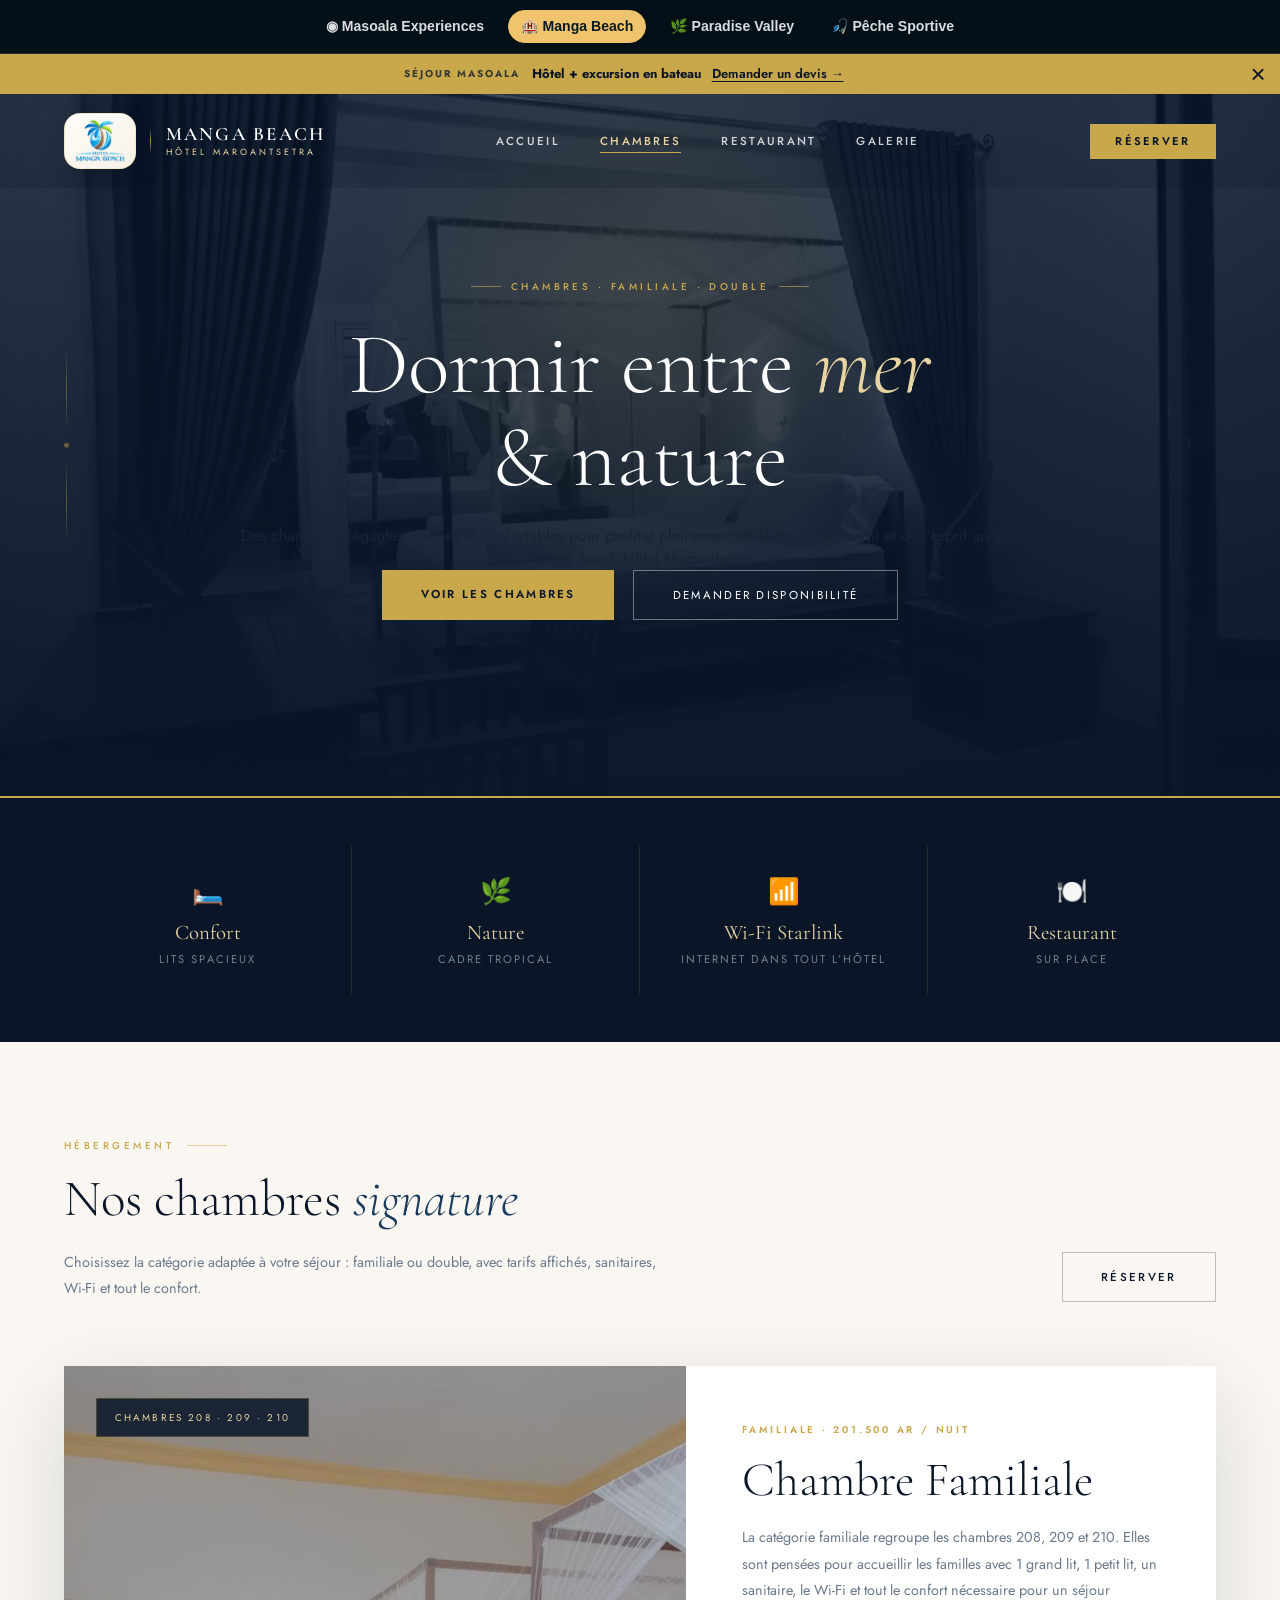
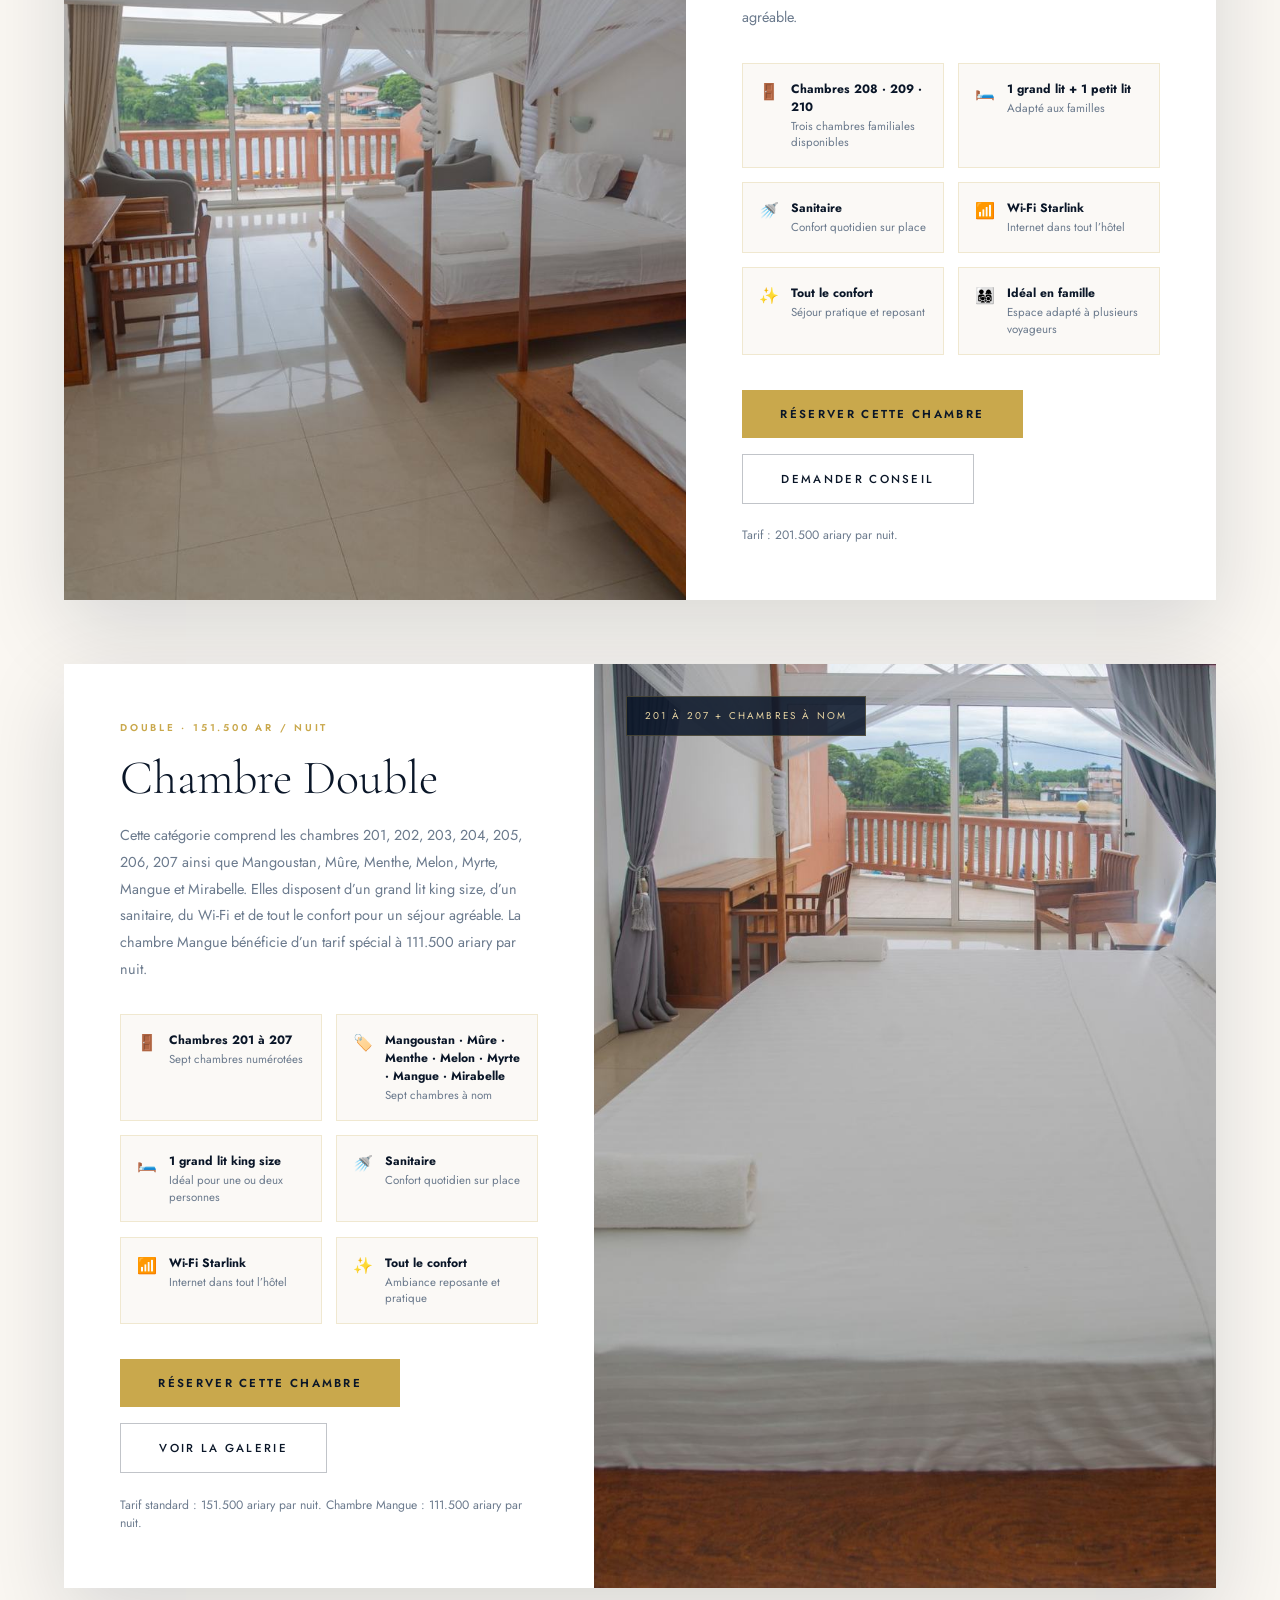
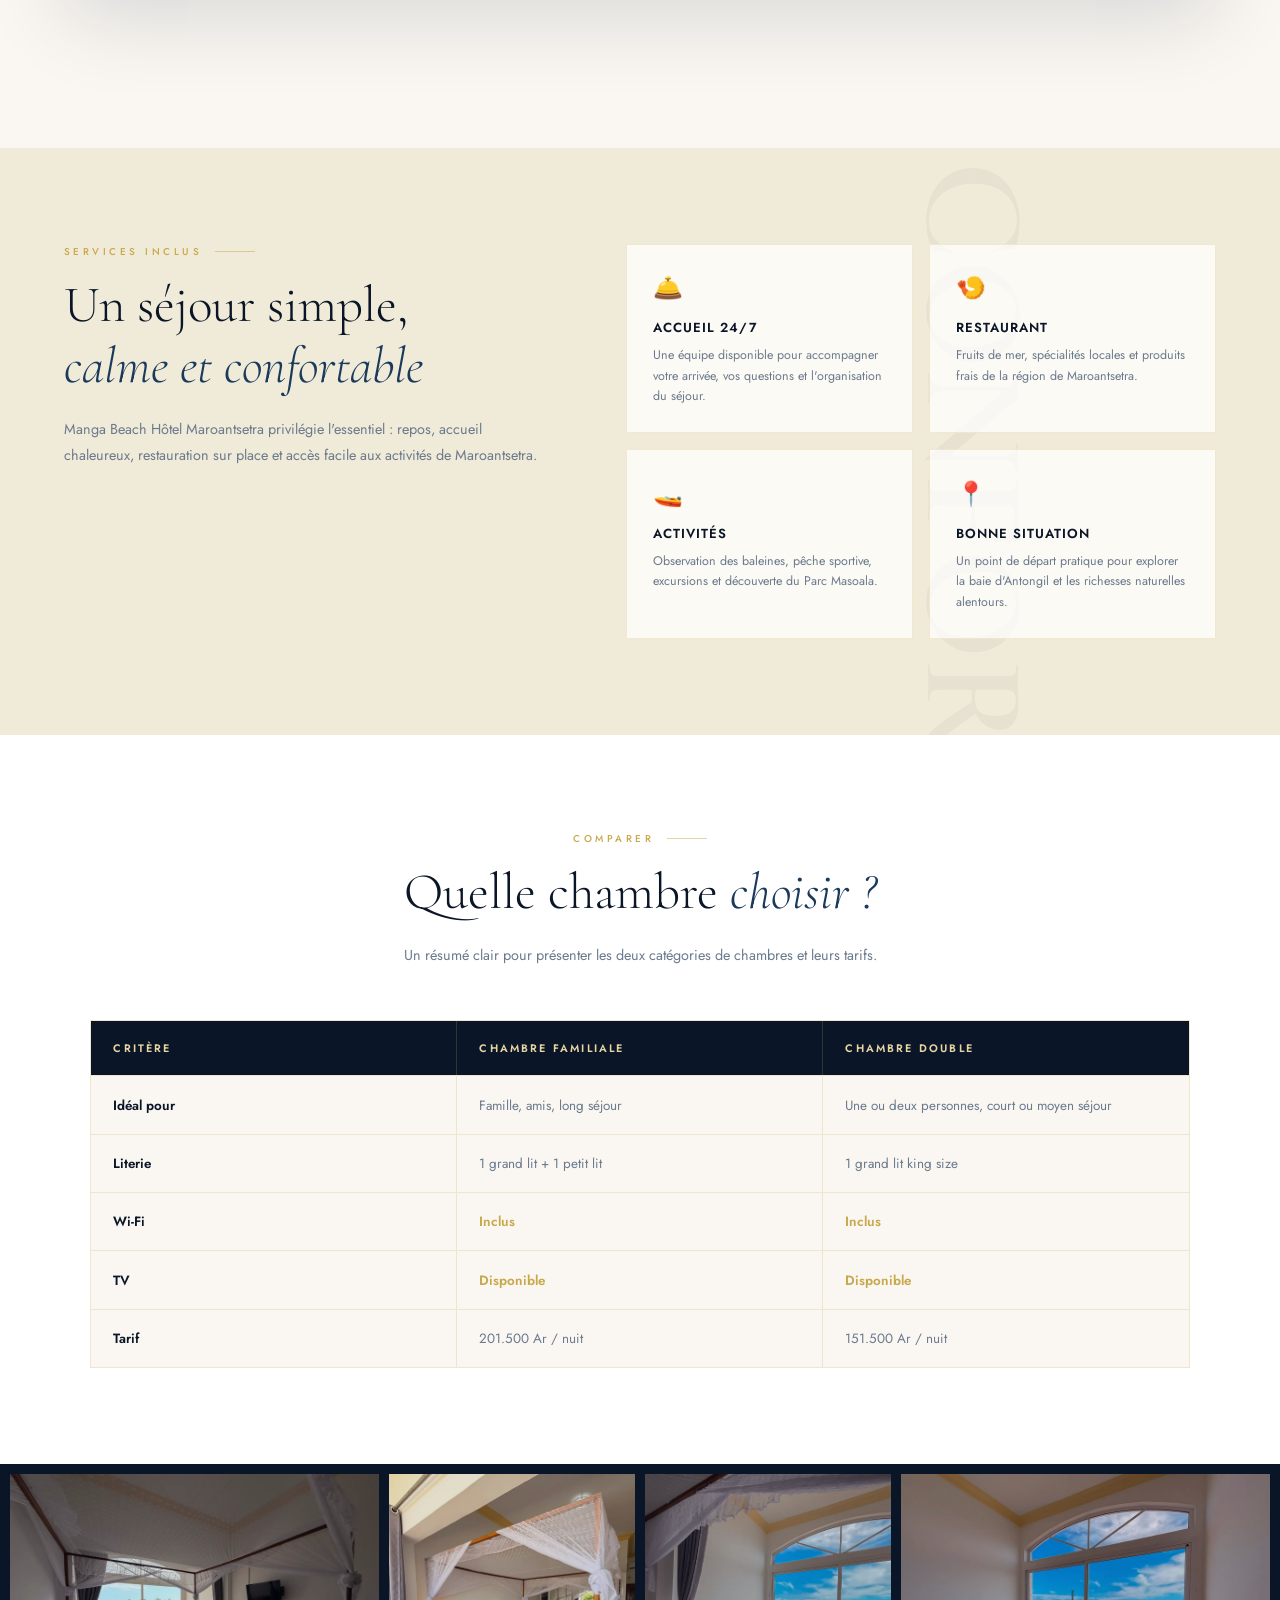
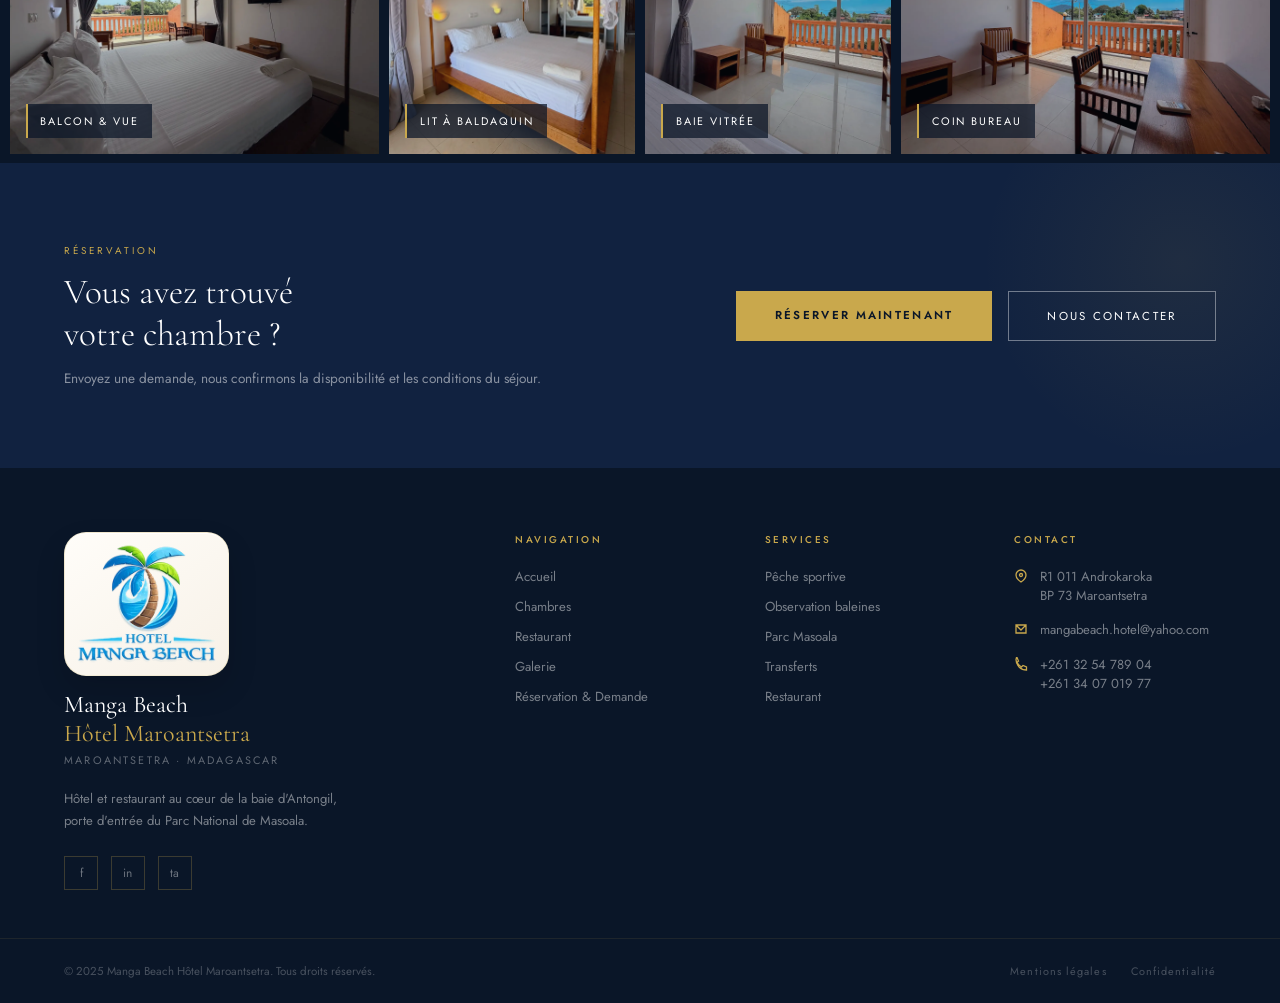
<file: chambres.html>
<!DOCTYPE html>

<html lang="fr">
<head>
<meta charset="utf-8"/>
<meta content="width=device-width, initial-scale=1.0" name="viewport"/>
<title>Chambres &amp; Suites | Manga Beach Hôtel Maroantsetra</title>
<link href="https://fonts.googleapis.com/css2?family=Cormorant+Garamond:ital,wght@0,300;0,400;0,600;1,300;1,400&amp;family=Jost:wght@300;400;500;600&amp;display=swap" rel="stylesheet"/>
<style>
    :root {
      --navy:      #0a1628;
      --navy-mid:  #112240;
      --navy-light:#1a3a5c;
      --gold:      #c9a84c;
      --gold-light:#e8d5a3;
      --gold-pale: #f5ecd7;
      --cream:     #faf7f2;
      --cream-dark:#f0ead8;
      --white:     #ffffff;
      --muted:     #6b7a8d;
      --text:      #1a2332;
      --border:    rgba(201,168,76,.22);
      --shadow:    0 28px 80px rgba(10,22,40,.14);
    }
    *, *::before, *::after { box-sizing: border-box; margin: 0; padding: 0; }
    html { scroll-behavior: smooth; }
    body { font-family: 'Jost', sans-serif; background: var(--cream); color: var(--text); overflow-x: hidden; }
    a { text-decoration: none; color: inherit; }
    img { display: block; width: 100%; object-fit: cover; }

    /* ── NAV ── */
    nav {
      position: fixed; top: 0; left: 0; right: 0; z-index: 100;
      display: flex; align-items: center; justify-content: space-between;
      padding: 1.2rem 4rem;
      background: rgba(10,22,40,.16);
      transition: background .4s, padding .4s, box-shadow .4s;
    }
    nav.scrolled {
      background: rgba(10,22,40,.97);
      padding: .8rem 4rem;
      box-shadow: 0 4px 24px rgba(0,0,0,.3);
    }
    .nav-logo { display: flex; align-items: center; gap: .8rem; }
    .nav-logo-icon {
      width: 42px; height: 42px;
      background: linear-gradient(135deg, var(--gold), var(--gold-light));
      border-radius: 50%; display: flex; align-items: center; justify-content: center;
      font-family: 'Cormorant Garamond', serif; font-size: 1.1rem; color: var(--navy); font-weight: 600;
      flex-shrink: 0;
    }
    .nav-logo-text { font-family: 'Cormorant Garamond', serif; display:flex; flex-direction:column; gap:.2rem; position:relative; padding-left:1rem; }
    .nav-logo-text::before { content:''; position:absolute; left:0; top:.2rem; bottom:.2rem; width:1px; background:linear-gradient(to bottom, transparent, var(--gold), transparent); opacity:.9; }
    .nav-logo-text strong { display:block; font-size:1.18rem; color:var(--white); font-weight:600; letter-spacing:.12em; text-transform:uppercase; line-height:1; }
    .nav-logo-text span { font-size:.56rem; letter-spacing:.34em; text-transform:uppercase; color:var(--gold-light); font-family:'Jost', sans-serif; font-weight:400; line-height:1.2; }
    .nav-links { display: flex; gap: 2.5rem; align-items: center; }
    .nav-links a { font-size: .72rem; letter-spacing: .2em; text-transform: uppercase; color: rgba(255,255,255,.8); font-weight: 500; transition: color .2s; position: relative; }
    .nav-links a::after { content: ''; position: absolute; bottom: -4px; left: 0; width: 0; height: 1px; background: var(--gold); transition: width .3s; }
    .nav-links a:hover, .nav-links a.active { color: var(--gold-light); }
    .nav-links a:hover::after, .nav-links a.active::after { width: 100%; }
    .nav-cta {
      background: var(--gold); color: var(--navy); padding: .6rem 1.6rem;
      font-size: .7rem; letter-spacing: .2em; text-transform: uppercase; font-weight: 600;
      border: none; cursor: pointer; transition: all .2s;
    }
    .nav-cta:hover { background: var(--gold-light); }

    .hamburger { display: none; flex-direction: column; gap: 5px; cursor: pointer; background: none; border: none; padding: 4px; }
    .hamburger span { display: block; width: 24px; height: 2px; background: var(--white); border-radius: 2px; transition: all .3s; }
    .hamburger.open span:nth-child(1) { transform: translateY(7px) rotate(45deg); }
    .hamburger.open span:nth-child(2) { opacity: 0; }
    .hamburger.open span:nth-child(3) { transform: translateY(-7px) rotate(-45deg); }
    .mobile-menu { display: none; position: fixed; inset: 0; background: var(--navy); z-index: 150; flex-direction: column; align-items: center; justify-content: center; gap: 2.5rem; }
    .mobile-menu.open { display: flex; }
    .mobile-menu a { font-family: 'Cormorant Garamond', serif; font-size: 2rem; color: var(--white); font-weight: 300; }
    .mobile-menu a:hover, .mobile-menu a.active { color: var(--gold-light); }
    .mobile-menu .mob-cta { background: var(--gold); color: var(--navy); padding: .8rem 2.5rem; font-family: 'Jost', sans-serif; font-size: .75rem; letter-spacing: .2em; text-transform: uppercase; font-weight: 600; margin-top: 1rem; }

    /* ── COMMONS ── */
    .section { padding: 6rem 4rem; }
    .section-label {
      font-size: .62rem; letter-spacing: .35em; text-transform: uppercase;
      color: var(--gold); font-weight: 500; margin-bottom: 1rem;
      display: flex; align-items: center; gap: .8rem;
    }
    .section-label::after { content: ''; flex: 1; max-width: 40px; height: 1px; background: var(--gold); opacity: .5; }
    .section-title {
      font-family: 'Cormorant Garamond', serif;
      font-size: clamp(2rem, 4vw, 3.2rem); font-weight: 300; color: var(--navy);
      line-height: 1.2; margin-bottom: 1.2rem;
    }
    .section-title em { font-style: italic; color: var(--navy-light); }
    .section-sub { font-size: .9rem; color: var(--muted); line-height: 1.8; max-width: 620px; }
    .btn-primary {
      background: var(--gold); color: var(--navy); padding: 1rem 2.4rem;
      font-size: .72rem; letter-spacing: .2em; text-transform: uppercase; font-weight: 600;
      transition: all .25s; display: inline-block; border: 0;
    }
    .btn-primary:hover { background: var(--gold-light); transform: translateY(-2px); box-shadow: 0 8px 24px rgba(201,168,76,.3); }
    .btn-outline {
      border: 1px solid rgba(255,255,255,.4); color: var(--white); padding: 1rem 2.4rem;
      font-size: .72rem; letter-spacing: .2em; text-transform: uppercase; font-weight: 400;
      transition: all .25s; display: inline-block;
    }
    .btn-outline:hover { border-color: var(--gold); color: var(--gold-light); }
    .btn-outline-dark {
      border: 1px solid rgba(10,22,40,.25); color: var(--navy); padding: 1rem 2.4rem;
      font-size: .72rem; letter-spacing: .2em; text-transform: uppercase; font-weight: 500;
      transition: all .25s; display: inline-block;
    }
    .btn-outline-dark:hover { border-color: var(--gold); color: var(--gold); }

    /* ── PAGE HERO ── */
    .page-hero {
      position: relative; min-height: 620px; height: 78vh;
      display: flex; align-items: center; justify-content: center; overflow: hidden;
      background: var(--navy);
    }
    .page-hero::before {
      content: ''; position: absolute; inset: 0;
      background: url('assets/chambres-hero.jpg') center/cover no-repeat;
      opacity: .34; mix-blend-mode: luminosity;
    }
    .page-hero::after {
      content: ''; position: absolute; inset: 0;
      background: radial-gradient(circle at 50% 30%, rgba(201,168,76,.12), transparent 36%), linear-gradient(to bottom, rgba(10,22,40,.2), rgba(10,22,40,.92));
    }
    .hero-line-deco {
      position: absolute; left: 4rem; top: 50%; transform: translateY(-50%);
      display: flex; flex-direction: column; align-items: center; gap: .8rem; opacity: .42; z-index: 2;
    }
    .hero-line-deco .line { width: 1px; height: 80px; background: linear-gradient(to bottom, transparent, var(--gold), transparent); }
    .hero-line-deco .dot { width: 5px; height: 5px; border-radius: 50%; background: var(--gold); }
    .page-hero-content { position: relative; z-index: 3; text-align: center; padding: 0 2rem; max-width: 900px; animation: fadeUp 1s ease both; }
    @keyframes fadeUp { from { opacity:0; transform:translateY(28px); } to { opacity:1; transform:translateY(0); } }
    .hero-badge {
      display: inline-flex; align-items: center; gap: .6rem;
      font-size: .62rem; letter-spacing: .35em; text-transform: uppercase; color: var(--gold); font-weight: 500; margin-bottom: 1.5rem;
    }
    .hero-badge::before, .hero-badge::after { content: ''; width: 30px; height: 1px; background: var(--gold); opacity: .6; }
    .page-title {
      font-family: 'Cormorant Garamond', serif; font-size: clamp(3rem, 7vw, 5.4rem);
      color: var(--white); font-weight: 300; line-height: 1.08; margin-bottom: 1.2rem;
    }
    .page-title em { color: var(--gold-light); font-style: italic; }
    .page-subtitle { font-family: 'Cormorant Garamond', serif; font-size: 1.28rem; color: rgba(255,255,255,.72); font-style: italic; max-width: 650px; margin: 0 auto 2.8rem; line-height: 1.6; }
    .hero-actions { display: flex; gap: 1.2rem; justify-content: center; flex-wrap: wrap; }

    /* ── INTRO ── */
    .intro-rooms {
      background: var(--navy); color: var(--white); padding: 3rem 4rem;
      display: grid; grid-template-columns: repeat(4,1fr); border-top: 2px solid var(--gold);
    }
    .intro-item { text-align: center; padding: 1.7rem 1.2rem; border-right: 1px solid rgba(201,168,76,.15); }
    .intro-item:last-child { border-right: none; }
    .intro-icon { color: var(--gold); font-size: 1.6rem; margin-bottom: .6rem; }
    .intro-title { font-family: 'Cormorant Garamond', serif; color: var(--gold-light); font-size: 1.3rem; margin-bottom: .4rem; }
    .intro-desc { font-size: .7rem; letter-spacing: .18em; text-transform: uppercase; color: rgba(255,255,255,.45); }

    /* ── ROOMS DETAIL ── */
    .rooms-detail { background: var(--cream); }
    .rooms-head { display: flex; justify-content: space-between; align-items: flex-end; gap: 2rem; margin-bottom: 4rem; }
    .room-detail-card {
      background: var(--white); box-shadow: var(--shadow); margin-bottom: 4rem;
      display: grid; grid-template-columns: 1.08fr .92fr; min-height: 560px;
    }
    .room-detail-card.reverse { grid-template-columns: .92fr 1.08fr; }
    .room-detail-card.reverse .room-visual { order: 2; }
    .room-visual { position: relative; min-height: 560px; overflow: hidden; background: var(--navy-mid); }
    .room-visual img { height: 100%; transition: transform .7s ease; }
    .room-detail-card:hover .room-visual img { transform: scale(1.035); }
    .room-photo-badge {
      position: absolute; top: 2rem; left: 2rem; background: rgba(10,22,40,.86); color: var(--gold-light);
      padding: .7rem 1.1rem; font-size: .62rem; letter-spacing: .22em; text-transform: uppercase; border: 1px solid rgba(201,168,76,.28);
    }
    .room-panel { padding: 3.5rem; display: flex; flex-direction: column; justify-content: center; }
    .room-kicker { font-size: .62rem; letter-spacing: .28em; text-transform: uppercase; color: var(--gold); font-weight: 600; margin-bottom: 1rem; }
    .room-heading { font-family: 'Cormorant Garamond', serif; font-size: clamp(2rem, 4vw, 3rem); color: var(--navy); font-weight: 300; line-height: 1.15; margin-bottom: 1rem; }
    .room-text { color: var(--muted); font-size: .9rem; line-height: 1.85; margin-bottom: 2rem; }
    .room-specs { display: grid; grid-template-columns: 1fr 1fr; gap: .9rem; margin-bottom: 2.2rem; }
    .spec {
      border: 1px solid var(--border); padding: 1rem; background: rgba(250,247,242,.7);
      display: flex; gap: .75rem; align-items: flex-start;
    }
    .spec-icon { color: var(--gold); font-size: 1rem; flex-shrink: 0; }
    .spec strong { display: block; font-size: .76rem; color: var(--navy); margin-bottom: .12rem; }
    .spec span { display: block; font-size: .72rem; color: var(--muted); line-height: 1.45; }
    .room-actions { display: flex; gap: 1rem; flex-wrap: wrap; align-items: center; }
    .room-note { font-size: .76rem; color: var(--muted); margin-top: 1.4rem; }

    /* ── AMENITIES ── */
    .amenities-section { background: var(--cream-dark); position: relative; overflow: hidden; }
    .amenities-section::before {
      content: 'CONFORT'; position: absolute; right: -2rem; top: 45%; transform: rotate(90deg);
      font-family: 'Cormorant Garamond', serif; font-size: 9rem; color: rgba(10,22,40,.04); font-weight: 600; pointer-events: none;
    }
    .amenities-layout { display: grid; grid-template-columns: .9fr 1.1fr; gap: 5rem; align-items: start; position: relative; z-index: 2; }
    .amenities-grid { display: grid; grid-template-columns: repeat(2,1fr); gap: 1rem; }
    .amenity-card { background: rgba(255,255,255,.75); border: 1px solid var(--border); padding: 1.6rem; transition: all .25s; }
    .amenity-card:hover { transform: translateY(-4px); box-shadow: 0 16px 40px rgba(10,22,40,.08); }
    .amenity-icon { color: var(--gold); font-size: 1.5rem; margin-bottom: .8rem; }
    .amenity-title { font-size: .82rem; letter-spacing: .08em; text-transform: uppercase; color: var(--navy); font-weight: 600; margin-bottom: .5rem; }
    .amenity-desc { font-size: .78rem; color: var(--muted); line-height: 1.65; }

    /* ── COMPARISON ── */
    .compare-section { background: var(--white); }
    .compare-wrap { max-width: 1100px; margin: 0 auto; }
    .compare-head { text-align: center; max-width: 620px; margin: 0 auto 3.2rem; }
    .compare-head .section-label { justify-content: center; }
    .compare-table { border: 1px solid var(--border); background: var(--cream); overflow: hidden; }
    .compare-row { display: grid; grid-template-columns: 1fr 1fr 1fr; border-bottom: 1px solid var(--border); }
    .compare-row:last-child { border-bottom: 0; }
    .compare-cell { padding: 1.2rem 1.4rem; font-size: .84rem; color: var(--muted); border-right: 1px solid var(--border); }
    .compare-cell:last-child { border-right: 0; }
    .compare-row.header .compare-cell { background: var(--navy); color: var(--gold-light); font-size: .68rem; letter-spacing: .2em; text-transform: uppercase; font-weight: 600; }
    .compare-cell:first-child { color: var(--navy); font-weight: 600; }
    .check { color: var(--gold); font-weight: 600; }

    /* ── GALLERY STRIP ── */
    .mini-gallery { display: grid; grid-template-columns: 1.2fr .8fr .8fr 1.2fr; gap: .6rem; background: var(--navy); padding: .6rem; }
    .mini-gallery figure { height: 280px; overflow: hidden; position: relative; background: var(--navy-mid); }
    .mini-gallery img { height: 100%; transition: transform .55s; opacity: .88; }
    .mini-gallery figure:hover img { transform: scale(1.05); opacity: 1; }
    .mini-gallery figcaption { position: absolute; left: 1rem; bottom: 1rem; color: var(--white); font-size: .68rem; letter-spacing: .18em; text-transform: uppercase; background: rgba(10,22,40,.72); padding: .55rem .8rem; border-left: 2px solid var(--gold); }

    /* ── CTA ── */
    .cta-section {
      background: var(--navy-mid); padding: 5rem 4rem;
      display: flex; align-items: center; justify-content: space-between;
      gap: 2rem; position: relative; overflow: hidden;
    }
    .cta-section::before {
      content: ''; position: absolute; right: -100px; top: -100px;
      width: 400px; height: 400px; border-radius: 50%;
      background: radial-gradient(circle, rgba(201,168,76,.08) 0%, transparent 70%);
    }
    .cta-text { position: relative; z-index: 2; }
    .cta-label { font-size: .62rem; letter-spacing: .3em; text-transform: uppercase; color: var(--gold); margin-bottom: .8rem; }
    .cta-title { font-family: 'Cormorant Garamond', serif; font-size: 2.2rem; color: var(--white); font-weight: 300; line-height: 1.2; }
    .cta-sub { font-size: .85rem; color: rgba(255,255,255,.5); margin-top: .8rem; }
    .cta-actions { display: flex; gap: 1rem; flex-wrap: wrap; flex-shrink: 0; position: relative; z-index: 2; }

    /* ── FOOTER ── */
    footer { background: var(--navy); }
    .ft-top { display: grid; grid-template-columns: 2fr 1fr 1fr 1fr; gap: 3rem; padding: 4rem 4rem 3rem; border-bottom: 1px solid rgba(201,168,76,.1); }
    .ft-brand-name { font-family: 'Cormorant Garamond', serif; font-size: 1.5rem; color: var(--white); margin-bottom: .3rem; }
    .ft-brand-name span { color: var(--gold); }
    .ft-brand-loc { font-size: .68rem; letter-spacing: .2em; text-transform: uppercase; color: rgba(255,255,255,.35); margin-bottom: 1.2rem; }
    .ft-brand-desc { font-size: .82rem; color: rgba(255,255,255,.45); line-height: 1.7; max-width: 280px; }
    .ft-social { display: flex; gap: .8rem; margin-top: 1.5rem; }
    .ft-social a { width: 34px; height: 34px; border: 1px solid rgba(201,168,76,.25); display: flex; align-items: center; justify-content: center; color: rgba(255,255,255,.4); font-size: .75rem; transition: all .2s; }
    .ft-social a:hover { border-color: var(--gold); color: var(--gold); }
    .ft-col-title { font-size: .62rem; letter-spacing: .25em; text-transform: uppercase; color: var(--gold); margin-bottom: 1.2rem; font-weight: 500; }
    .ft-links-list { display: flex; flex-direction: column; gap: .7rem; }
    .ft-links-list a { font-size: .82rem; color: rgba(255,255,255,.45); transition: color .2s; }
    .ft-links-list a:hover { color: var(--gold-light); }
    .ft-contact-item { display: flex; gap: .7rem; align-items: flex-start; margin-bottom: .9rem; }
    .ft-contact-item svg { color: var(--gold); flex-shrink: 0; margin-top: 2px; }
    .ft-contact-item span { font-size: .82rem; color: rgba(255,255,255,.45); line-height: 1.5; }
    .ft-bottom { padding: 1.5rem 4rem; display: flex; justify-content: space-between; align-items: center; flex-wrap: wrap; gap: 1rem; }
    .ft-copy { font-size: .72rem; color: rgba(255,255,255,.25); }
    .ft-bottom-links { display: flex; gap: 1.5rem; }
    .ft-bottom-links a { font-size: .68rem; color: rgba(255,255,255,.25); letter-spacing: .1em; }

    /* ── RESPONSIVE ── */
    @media(max-width:1000px){
      .room-detail-card, .room-detail-card.reverse { grid-template-columns: 1fr; }
      .room-detail-card.reverse .room-visual { order: 0; }
      .room-visual { min-height: 360px; }
      .amenities-layout { grid-template-columns: 1fr; gap: 3rem; }
      .mini-gallery { grid-template-columns: 1fr 1fr; }
    }
    @media(max-width:900px){
      nav { padding: 1rem 1.5rem; }
      nav.scrolled { padding: .8rem 1.5rem; }
      .nav-links, .nav-cta { display: none; }
      .hamburger { display: flex; }
      .section { padding: 4rem 1.5rem; }
      .page-hero { min-height: 560px; height: 70vh; }
      .hero-line-deco { display: none; }
      .intro-rooms { grid-template-columns: 1fr 1fr; padding: 2rem 1.5rem; }
      .intro-item:nth-child(2) { border-right: none; }
      .intro-item:nth-child(1), .intro-item:nth-child(2) { border-bottom: 1px solid rgba(201,168,76,.15); }
      .rooms-head { flex-direction: column; align-items: flex-start; }
      .room-panel { padding: 2.2rem; }
      .amenities-grid { grid-template-columns: 1fr; }
      .compare-row { grid-template-columns: 1fr; }
      .compare-cell { border-right: 0; border-bottom: 1px solid var(--border); }
      .compare-cell:last-child { border-bottom: 0; }
      .compare-row.header { display: none; }
      .compare-cell[data-label]::before { content: attr(data-label); display: block; font-size: .6rem; letter-spacing: .18em; text-transform: uppercase; color: var(--gold); margin-bottom: .35rem; }
      .cta-section { flex-direction: column; text-align: center; padding: 3.5rem 1.5rem; }
      .cta-actions { justify-content: center; }
      .ft-top { grid-template-columns: 1fr 1fr; padding: 3rem 1.5rem 2rem; }
      .ft-bottom { padding: 1.5rem; flex-direction: column; text-align: center; }
    }
    @media(max-width:540px){
      .hero-actions, .room-actions { flex-direction: column; align-items: stretch; text-align: center; }
      .intro-rooms { grid-template-columns: 1fr; }
      .intro-item { border-right: none; border-bottom: 1px solid rgba(201,168,76,.15); }
      .intro-item:last-child { border-bottom: none; }
      .room-specs { grid-template-columns: 1fr; }
      .mini-gallery { grid-template-columns: 1fr; }
      .mini-gallery figure { height: 230px; }
      .ft-top { grid-template-columns: 1fr; }
    }
  
}


.nav-logo-mark{width:58px;height:58px;object-fit:contain;display:block;flex-shrink:0;filter:drop-shadow(0 8px 18px rgba(0,0,0,.22));}
.ft-brand-logo{width:140px;max-width:100%;height:auto;display:block;object-fit:contain;margin:0 0 1rem 0;filter:drop-shadow(0 10px 24px rgba(0,0,0,.18));}
@media(max-width:900px){.nav-logo-mark{width:52px;height:52px}.ft-brand-logo{width:120px}}


/* Ecosystem navigation final fixed */
.ecosystem-nav{
position:relative;
z-index:9999;
display:flex;
justify-content:center;
align-items:center;
gap:.65rem;
flex-wrap:wrap;
padding:.62rem 1rem;
background:#041018;
color:#fff;
font-family:Arial,sans-serif;
font-size:.88rem;
line-height:1.2;
border-bottom:1px solid rgba(255,255,255,.12)
}
.ecosystem-nav a{
display:inline-flex;
align-items:center;
gap:.35rem;
padding:.45rem .75rem;
border-radius:999px;
color:rgba(255,255,255,.86);
text-decoration:none;
font-weight:800;
border:1px solid transparent;
transition:.2s
}
.ecosystem-nav a:hover{background:rgba(255,255,255,.10);color:#fff}
.ecosystem-nav a.active{background:#f0c36d;color:#061923;border-color:#f0c36d}
@media(max-width:720px){
.ecosystem-nav{justify-content:flex-start;overflow-x:auto;flex-wrap:nowrap;padding:.58rem .8rem}
.ecosystem-nav a{white-space:nowrap;font-size:.82rem}
}


/* Manga Beach clean logo integration */
.nav-logo{
  display:flex!important;
  align-items:center!important;
  gap:.85rem!important;
}
.manga-clean-nav-logo{
  width:72px;
  height:56px;
  object-fit:contain;
  display:block;
  border-radius:16px;
  background:linear-gradient(145deg,#fffdf9,#f7f1e7);
  padding:5px;
  border:1px solid rgba(201,168,76,.22);
  box-shadow:0 12px 28px rgba(0,0,0,.16), inset 0 1px 0 rgba(255,255,255,.92);
  flex-shrink:0;
}
.manga-clean-footer-logo{
  width:165px;
  max-width:100%;
  object-fit:contain;
  display:block;
  border-radius:22px;
  background:linear-gradient(145deg,#fffdf9,#f7f1e7);
  padding:.55rem;
  border:1px solid rgba(201,168,76,.20);
  box-shadow:0 14px 30px rgba(0,0,0,.14), inset 0 1px 0 rgba(255,255,255,.92);
  margin:0 0 1rem 0;
}
footer .ft-top > div:first-child{
  display:flex;
  flex-direction:column;
  align-items:flex-start;
}
@media(max-width:900px){
  .manga-clean-nav-logo{
    width:62px;
    height:50px;
    border-radius:14px;
  }
  .manga-clean-footer-logo{
    width:145px;
    border-radius:18px;
  }
}


/* Footer brand alignment fix */
.ft-brand-name{
  display:flex!important;
  flex-direction:column!important;
  align-items:flex-start!important;
  line-height:1.1!important;
}

.ft-brand-name span{
  display:block!important;
  margin-top:.2rem!important;
}

</style>
<meta content="Découvrez les chambres familiales et doubles du Manga Beach Hôtel Maroantsetra : confort, Wi‑Fi, sanitaires et tarifs clairs pour votre séjour à Maroantsetra." name="description"/><meta content="chambres Maroantsetra, hôtel Maroantsetra, Manga Beach Hôtel, chambre familiale, chambre double" name="keywords"/><meta content="index, follow" name="robots"/><meta content="Chambres &amp; Suites | Manga Beach Hôtel Maroantsetra" property="og:title"/><meta content="Découvrez les chambres familiales et doubles du Manga Beach Hôtel Maroantsetra : confort, Wi‑Fi, sanitaires et tarifs clairs pour votre séjour à Maroantsetra." property="og:description"/>  <link rel="icon" href="favicon.ico?v=logo-20260605">
  <link rel="apple-touch-icon" href="assets/manga-beach-icon-512.png?v=logo-20260605">
<link rel="canonical" href="https://mangabeach-madagascar.mg/chambres.html"/>
<meta property="og:type" content="website"/><meta property="og:url" content="https://mangabeach-madagascar.mg/chambres.html"/><meta property="og:site_name" content="Manga Beach Hôtel"/><meta property="og:locale" content="fr_FR"/>
<meta property="og:image" content="https://mangabeach-madagascar.mg/assets/chambres-hero.jpg"/><meta property="og:image:alt" content="Chambres &amp; Suites — Manga Beach Hôtel Maroantsetra"/>
<meta name="twitter:card" content="summary_large_image"/><meta name="twitter:title" content="Chambres &amp; Suites | Manga Beach Hôtel Maroantsetra"/><meta name="twitter:description" content="Découvrez les chambres familiales et doubles du Manga Beach Hôtel Maroantsetra : confort, Wi‑Fi, sanitaires et tarifs clairs pour votre séjour à Maroantsetra."/><meta name="twitter:image" content="https://mangabeach-madagascar.mg/assets/chambres-hero.jpg"/>
<script type="application/ld+json">{"@context": "https://schema.org", "@graph": [{"@type": "CollectionPage", "@id": "https://mangabeach-madagascar.mg/chambres.html#webpage", "url": "https://mangabeach-madagascar.mg/chambres.html", "name": "Chambres & Suites | Manga Beach Hôtel Maroantsetra", "description": "Découvrez les chambres familiales et doubles du Manga Beach Hôtel Maroantsetra : confort, Wi‑Fi, sanitaires et tarifs clairs pour votre séjour à Maroantsetra.", "isPartOf": {"@id": "https://mangabeach-madagascar.mg/#website"}, "about": {"@id": "https://mangabeach-madagascar.mg/#hotel"}, "primaryImageOfPage": "https://mangabeach-madagascar.mg/assets/chambres-hero.jpg", "inLanguage": "fr"}, {"@type": "BreadcrumbList", "itemListElement": [{"@type": "ListItem", "position": 1, "name": "Accueil", "item": "https://mangabeach-madagascar.mg/"}, {"@type": "ListItem", "position": 2, "name": "Chambres & Suites", "item": "https://mangabeach-madagascar.mg/chambres.html"}]}]}</script>
<script>try{if(sessionStorage.getItem("wz_splash"))document.documentElement.classList.add("wz-skip")}catch(e){}</script>
<link rel="stylesheet" href="assets/welcome.css?v=1"/>
</head>
<body>

<div class="ecosystem-nav" aria-label="Navigation écosystème Masoala">
<a href="https://masoala-experiences.com/">◉ Masoala Experiences</a>
<a href="https://mangabeach-madagascar.mg/" class="active">🏨 Manga Beach</a>
<a href="https://lodge-paradisevalley.com/">🌿 Paradise Valley</a>
<a href="https://mangabeachfishing-masoala.com/">🎣 Pêche Sportive</a>
</div>



<!-- MOBILE MENU -->
<div class="mobile-menu" id="mobile-menu">
<a href="index.html">Accueil</a>
<a class="active" href="chambres.html">Chambres</a>
<a href="restaurant.html">Restaurant</a>
<a href="galerie.html">Galerie</a>

<a class="mob-cta" href="reservation.html?type=hotel">Réserver</a>
</div>
<!-- NAV -->
<nav id="navbar">
<a class="nav-logo" href="index.html">
<img class="manga-clean-nav-logo" src="assets/manga-beach-logo-nav.webp?v=logo-20260605" alt="Logo Manga Beach Hôtel"><div class="nav-logo-text">
<strong>Manga Beach</strong>
<span>Hôtel Maroantsetra</span>
</div>
</a>
<div class="nav-links">
<a href="index.html">Accueil</a>
<a class="active" href="chambres.html">Chambres</a>
<a href="restaurant.html">Restaurant</a>
<a href="galerie.html">Galerie</a>

</div>
<a class="nav-cta" href="reservation.html?type=hotel">Réserver</a>
<button aria-expanded="false" aria-label="Menu" class="hamburger" id="hamburger">
<span></span><span></span><span></span>
</button>
</nav>
<!-- HERO -->
<header class="page-hero">
<div class="hero-line-deco">
<div class="line"></div>
<div class="dot"></div>
<div class="line"></div>
</div>
<div class="page-hero-content">
<div class="hero-badge">Chambres · Familiale · Double</div>
<h1 class="page-title">Dormir entre <em>mer</em><br/>&amp; nature</h1>
<p class="page-sub">Des chambres élégantes, calmes et confortables pour profiter pleinement de la baie d'Antongil et de l'esprit unique de Manga Beach Hôtel Maroantsetra.</p>
<div class="hero-actions">
<a class="btn-primary" href="#chambres">Voir les chambres</a>
<a class="btn-outline" href="reservation.html?type=hotel">Demander disponibilité</a>
</div>
</div>
</header>
<!-- INTRO STRIP -->
<section aria-label="Points forts des chambres" class="intro-rooms">
<div class="intro-item">
<div class="intro-icon">🛏️</div>
<div class="intro-title">Confort</div>
<div class="intro-desc">Lits spacieux</div>
</div>
<div class="intro-item">
<div class="intro-icon">🌿</div>
<div class="intro-title">Nature</div>
<div class="intro-desc">Cadre tropical</div>
</div>
<div class="intro-item">
<div class="intro-icon">📶</div>
<div class="intro-title">Wi‑Fi Starlink</div> <div class="intro-desc">Internet dans tout l’hôtel</div>
</div>
<div class="intro-item">
<div class="intro-icon">🍽️</div>
<div class="intro-title">Restaurant</div>
<div class="intro-desc">Sur place</div>
</div>
</section>
<!-- ROOMS DETAIL -->
<section class="section rooms-detail" id="chambres">
<div class="rooms-head">
<div>
<div class="section-label">Hébergement</div>
<h2 class="section-title">Nos chambres <em>signature</em></h2>
<p class="section-sub">Choisissez la catégorie adaptée à votre séjour : familiale ou double, avec tarifs affichés, sanitaires, Wi‑Fi et tout le confort.</p>
</div>
<a class="btn-outline-dark" href="reservation.html?type=hotel">Réserver</a>
</div>
<!-- Chambre Familiale -->
<article class="room-detail-card reveal" id="familiale">
<div class="room-visual">
<img alt="Chambre Familiale Manga Beach Hôtel Maroantsetra" onerror="this.style.cssText='background:linear-gradient(135deg,#0a1628,#1a3a5c);height:100%;display:block'" src="assets/chambre-familiale.jpg" loading="lazy" decoding="async"/>
<div class="room-photo-badge">Chambres 208 · 209 · 210</div>
</div>
<div class="room-panel">
<div class="room-kicker">Familiale · 201.500 Ar / nuit</div>
<h3 class="room-heading">Chambre Familiale</h3>
<p class="room-text">La catégorie familiale regroupe les chambres 208, 209 et 210. Elles sont pensées pour accueillir les familles avec 1 grand lit, 1 petit lit, un sanitaire, le Wi‑Fi et tout le confort nécessaire pour un séjour agréable.</p>
<div class="room-specs">
<div class="spec"><div class="spec-icon">🚪</div><div><strong>Chambres 208 · 209 · 210</strong><span>Trois chambres familiales disponibles</span></div></div>
<div class="spec"><div class="spec-icon">🛏️</div><div><strong>1 grand lit + 1 petit lit</strong><span>Adapté aux familles</span></div></div>
<div class="spec"><div class="spec-icon">🚿</div><div><strong>Sanitaire</strong><span>Confort quotidien sur place</span></div></div>
<div class="spec"><div class="spec-icon">📶</div><div><strong>Wi‑Fi Starlink</strong><span>Internet dans tout l’hôtel</span></div></div>
<div class="spec"><div class="spec-icon">✨</div><div><strong>Tout le confort</strong><span>Séjour pratique et reposant</span></div></div>
<div class="spec"><div class="spec-icon">👨‍👩‍👧‍👦</div><div><strong>Idéal en famille</strong><span>Espace adapté à plusieurs voyageurs</span></div></div>
</div>
<div class="room-actions">
<a class="btn-primary" href="reservation.html?type=hotel&room=familiale">Réserver cette chambre</a>
<a class="btn-outline-dark" href="reservation.html">Demander conseil</a>
</div>
<p class="room-note">Tarif : 201.500 ariary par nuit.</p>
</div>
</article>
<!-- Chambre Double -->
<article class="room-detail-card reverse reveal" id="double">
<div class="room-visual">
<img alt="Chambre Double Manga Beach Hôtel Maroantsetra" onerror="this.style.cssText='background:linear-gradient(135deg,#112240,#1a4060);height:100%;display:block'" src="assets/chambre-double.jpg" loading="lazy" decoding="async"/>
<div class="room-photo-badge">201 à 207 + chambres à nom</div>
</div>
<div class="room-panel">
<div class="room-kicker">Double · 151.500 Ar / nuit</div>
<h3 class="room-heading">Chambre Double</h3>
<p class="room-text">Cette catégorie comprend les chambres 201, 202, 203, 204, 205, 206, 207 ainsi que Mangoustan, Mûre, Menthe, Melon, Myrte, Mangue et Mirabelle. Elles disposent d’un grand lit king size, d’un sanitaire, du Wi‑Fi et de tout le confort pour un séjour agréable. La chambre Mangue bénéficie d’un tarif spécial à 111.500 ariary par nuit.</p>
<div class="room-specs">
<div class="spec"><div class="spec-icon">🚪</div><div><strong>Chambres 201 à 207</strong><span>Sept chambres numérotées</span></div></div>
<div class="spec"><div class="spec-icon">🏷️</div><div><strong>Mangoustan · Mûre · Menthe · Melon · Myrte · Mangue · Mirabelle</strong><span>Sept chambres à nom</span></div></div>
<div class="spec"><div class="spec-icon">🛏️</div><div><strong>1 grand lit king size</strong><span>Idéal pour une ou deux personnes</span></div></div>
<div class="spec"><div class="spec-icon">🚿</div><div><strong>Sanitaire</strong><span>Confort quotidien sur place</span></div></div>
<div class="spec"><div class="spec-icon">📶</div><div><strong>Wi‑Fi Starlink</strong><span>Internet dans tout l’hôtel</span></div></div>
<div class="spec"><div class="spec-icon">✨</div><div><strong>Tout le confort</strong><span>Ambiance reposante et pratique</span></div></div>
</div>
<div class="room-actions">
<a class="btn-primary" href="reservation.html?type=hotel&room=double">Réserver cette chambre</a>
<a class="btn-outline-dark" href="galerie.html">Voir la galerie</a>
</div>
<p class="room-note">Tarif standard : 151.500 ariary par nuit. Chambre Mangue : 111.500 ariary par nuit.</p>
</div>
</article>
</section>
<!-- AMENITIES -->
<section class="section amenities-section">
<div class="amenities-layout">
<div>
<div class="section-label">Services inclus</div>
<h2 class="section-title">Un séjour simple,<br/><em>calme et confortable</em></h2>
<p class="section-sub">Manga Beach Hôtel Maroantsetra privilégie l'essentiel : repos, accueil chaleureux, restauration sur place et accès facile aux activités de Maroantsetra.</p>
</div>
<div class="amenities-grid">
<div class="amenity-card reveal">
<div class="amenity-icon">🛎️</div>
<div class="amenity-title">Accueil 24/7</div>
<p class="amenity-desc">Une équipe disponible pour accompagner votre arrivée, vos questions et l'organisation du séjour.</p>
</div>
<div class="amenity-card reveal">
<div class="amenity-icon">🍤</div>
<div class="amenity-title">Restaurant</div>
<p class="amenity-desc">Fruits de mer, spécialités locales et produits frais de la région de Maroantsetra.</p>
</div>
<div class="amenity-card reveal">
<div class="amenity-icon">🚤</div>
<div class="amenity-title">Activités</div>
<p class="amenity-desc">Observation des baleines, pêche sportive, excursions et découverte du Parc Masoala.</p>
</div>
<div class="amenity-card reveal">
<div class="amenity-icon">📍</div>
<div class="amenity-title">Bonne situation</div>
<p class="amenity-desc">Un point de départ pratique pour explorer la baie d'Antongil et les richesses naturelles alentours.</p>
</div>
</div>
</div>
</section>
<!-- COMPARISON -->
<section class="section compare-section">
<div class="compare-wrap">
<div class="compare-head">
<div class="section-label">Comparer</div>
<h2 class="section-title">Quelle chambre <em>choisir ?</em></h2>
<p class="section-sub" style="margin:0 auto">Un résumé clair pour présenter les deux catégories de chambres et leurs tarifs.</p>
</div>
<div class="compare-table reveal">
<div class="compare-row header">
<div class="compare-cell">Critère</div>
<div class="compare-cell">Chambre Familiale</div>
<div class="compare-cell">Chambre Double</div>
</div>
<div class="compare-row">
<div class="compare-cell">Idéal pour</div>
<div class="compare-cell" data-label="Chambre Familiale">Famille, amis, long séjour</div>
<div class="compare-cell" data-label="Chambre Double">Une ou deux personnes, court ou moyen séjour</div>
</div>
<div class="compare-row">
<div class="compare-cell">Literie</div>
<div class="compare-cell" data-label="Chambre Familiale">1 grand lit + 1 petit lit</div>
<div class="compare-cell" data-label="Chambre Double">1 grand lit king size</div>
</div>
<div class="compare-row">
<div class="compare-cell">Wi‑Fi</div>
<div class="compare-cell check" data-label="Chambre Familiale">Inclus</div>
<div class="compare-cell check" data-label="Chambre Double">Inclus</div>
</div>
<div class="compare-row">
<div class="compare-cell">TV</div>
<div class="compare-cell check" data-label="Chambre Familiale">Disponible</div>
<div class="compare-cell check" data-label="Chambre Double">Disponible</div>
</div>
<div class="compare-row">
<div class="compare-cell">Tarif</div>
<div class="compare-cell" data-label="Chambre Familiale">201.500 Ar / nuit</div>
<div class="compare-cell" data-label="Chambre Double">151.500 Ar / nuit</div>
</div>
</div>
</div>
</section>
<!-- MINI GALLERY -->
<section aria-label="Galerie chambres" class="mini-gallery">
<figure>
<img alt="Chambre avec lit à baldaquin et vue sur la rivière" onerror="this.style.cssText='background:linear-gradient(135deg,#0a1628,#1a3a5c);height:100%;display:block'" src="assets/photos/manga-chambre-vue.webp" loading="lazy" decoding="async"/>
<figcaption>Balcon &amp; vue</figcaption>
</figure>
<figure>
<img alt="Chambre avec lit à baldaquin et moustiquaire" onerror="this.style.cssText='background:linear-gradient(135deg,#0a1628,#1a3a5c);height:100%;display:block'" src="assets/photos/manga-chambre-baldaquin.webp" loading="lazy" decoding="async"/>
<figcaption>Lit à baldaquin</figcaption>
</figure>
<figure>
<img alt="Chambre avec grande baie vitrée donnant sur la rivière" onerror="this.style.cssText='background:linear-gradient(135deg,#0a1628,#1a3a5c);height:100%;display:block'" src="assets/photos/manga-chambre-baie.webp" loading="lazy" decoding="async"/>
<figcaption>Baie vitrée</figcaption>
</figure>
<figure>
<img alt="Coin bureau et fauteuil devant la baie vitrée" onerror="this.style.cssText='background:linear-gradient(135deg,#0a1628,#1a3a5c);height:100%;display:block'" src="assets/photos/manga-chambre-bureau.webp" loading="lazy" decoding="async"/>
<figcaption>Coin bureau</figcaption>
</figure>
</section>
<!-- CTA RÉSERVATION -->
<section class="cta-section">
<div class="cta-text">
<div class="cta-label">Réservation</div>
<h2 class="cta-title">Vous avez trouvé<br/>votre chambre ?</h2>
<p class="cta-sub">Envoyez une demande, nous confirmons la disponibilité et les conditions du séjour.</p>
</div>
<div class="cta-actions">
<a class="btn-primary" href="reservation.html?type=hotel">Réserver maintenant</a>
<a class="btn-outline" href="reservation.html">Nous contacter</a>
</div>
</section>
<!-- FOOTER -->
<footer>
<div class="ft-top">
<div class="ft-brand">
<img class="manga-clean-footer-logo" src="assets/manga-beach-logo-footer.webp?v=logo-20260605" alt="Logo Manga Beach Hôtel" loading="lazy" decoding="async">
<div class="ft-brand-name">Manga Beach
<span>Hôtel Maroantsetra</span></div>
<div class="ft-brand-loc">Maroantsetra · Madagascar</div>
<p class="ft-brand-desc">Hôtel et restaurant au cœur de la baie d'Antongil, porte d'entrée du Parc National de Masoala.</p>
<div class="ft-social">
<a aria-label="Facebook" href="#">f</a>
<a aria-label="Instagram" href="#">in</a>
<a aria-label="TripAdvisor" href="#">ta</a>
</div>
</div>
<div>
<div class="ft-col-title">Navigation</div>
<div class="ft-links-list">
<a href="index.html">Accueil</a>
<a href="chambres.html">Chambres</a>
<a href="restaurant.html">Restaurant</a>
<a href="galerie.html">Galerie</a>
<a href="reservation.html">Réservation &amp; Demande</a>

</div>
</div>
<div>
<div class="ft-col-title">Services</div>
<div class="ft-links-list">
<a href="reservation.html">Pêche sportive</a>
<a href="reservation.html">Observation baleines</a>
<a href="reservation.html">Parc Masoala</a>
<a href="reservation.html">Transferts</a>
<a href="restaurant.html">Restaurant</a>
</div>
</div>
<div>
<div class="ft-col-title">Contact</div>
<div class="ft-contact-item">
<svg fill="none" height="14" stroke="currentColor" stroke-width="1.3" viewbox="0 0 14 14" width="14"><path d="M7 1C4.24 1 2 3.24 2 6c0 3.87 5 7 5 7s5-3.13 5-7c0-2.76-2.24-5-5-5z"></path><circle cx="7" cy="6" r="1.5"></circle></svg>
<span>R1 011 Androkaroka<br/>BP 73 Maroantsetra</span>
</div>
<div class="ft-contact-item">
<svg fill="none" height="14" stroke="currentColor" stroke-width="1.3" viewbox="0 0 14 14" width="14"><path d="M2 3h10v8H2zM2 3l5 5 5-5"></path></svg>
<span>mangabeach.hotel@yahoo.com</span>
</div>
<div class="ft-contact-item">
<svg fill="none" height="14" stroke="currentColor" stroke-width="1.3" viewbox="0 0 14 14" width="14"><path d="M2 2.5c0 5.8 4.7 10.5 10.5 10.5V10L9 8.5 7.5 10C6 9 4 7 3 5.5L4.5 4 3 .5H2.5L2 2.5z"></path></svg>
<span>+261 32 54 789 04<br/>+261 34 07 019 77</span>
</div>
</div>
</div>
<div class="ft-bottom">
<div class="ft-copy">© 2025 Manga Beach Hôtel Maroantsetra. Tous droits réservés.</div>
<div class="ft-bottom-links">
<a href="#">Mentions légales</a>
<a href="#">Confidentialité</a>
</div>
</div>
</footer>
<script>
  // Nav scroll
  const navbar = document.getElementById('navbar');
  window.addEventListener('scroll', () => {
    navbar.classList.toggle('scrolled', window.scrollY > 60);
  });

  // Hamburger
  const hamburger = document.getElementById('hamburger');
  const mobileMenu = document.getElementById('mobile-menu');
  hamburger.addEventListener('click', () => {
    hamburger.classList.toggle('open');
    mobileMenu.classList.toggle('open');
    hamburger.setAttribute('aria-expanded', mobileMenu.classList.contains('open'));
    document.body.style.overflow = mobileMenu.classList.contains('open') ? 'hidden' : '';
  });
  mobileMenu.querySelectorAll('a').forEach(a => {
    a.addEventListener('click', () => {
      hamburger.classList.remove('open');
      mobileMenu.classList.remove('open');
      document.body.style.overflow = '';
    });
  });

  // Fade-in on scroll
  const observer = new IntersectionObserver((entries) => {
    entries.forEach(e => {
      if(e.isIntersecting) {
        e.target.style.opacity = '1';
        e.target.style.transform = 'translateY(0)';
      }
    });
  }, { threshold: 0.1 });

  document.querySelectorAll('.reveal').forEach(el => {
    el.style.opacity = '0';
    el.style.transform = 'translateY(22px)';
    el.style.transition = 'opacity .65s ease, transform .65s ease';
    observer.observe(el);
  });
</script>
<script src="assets/welcome.js?v=1" defer></script>
</body>
</html>
</file>
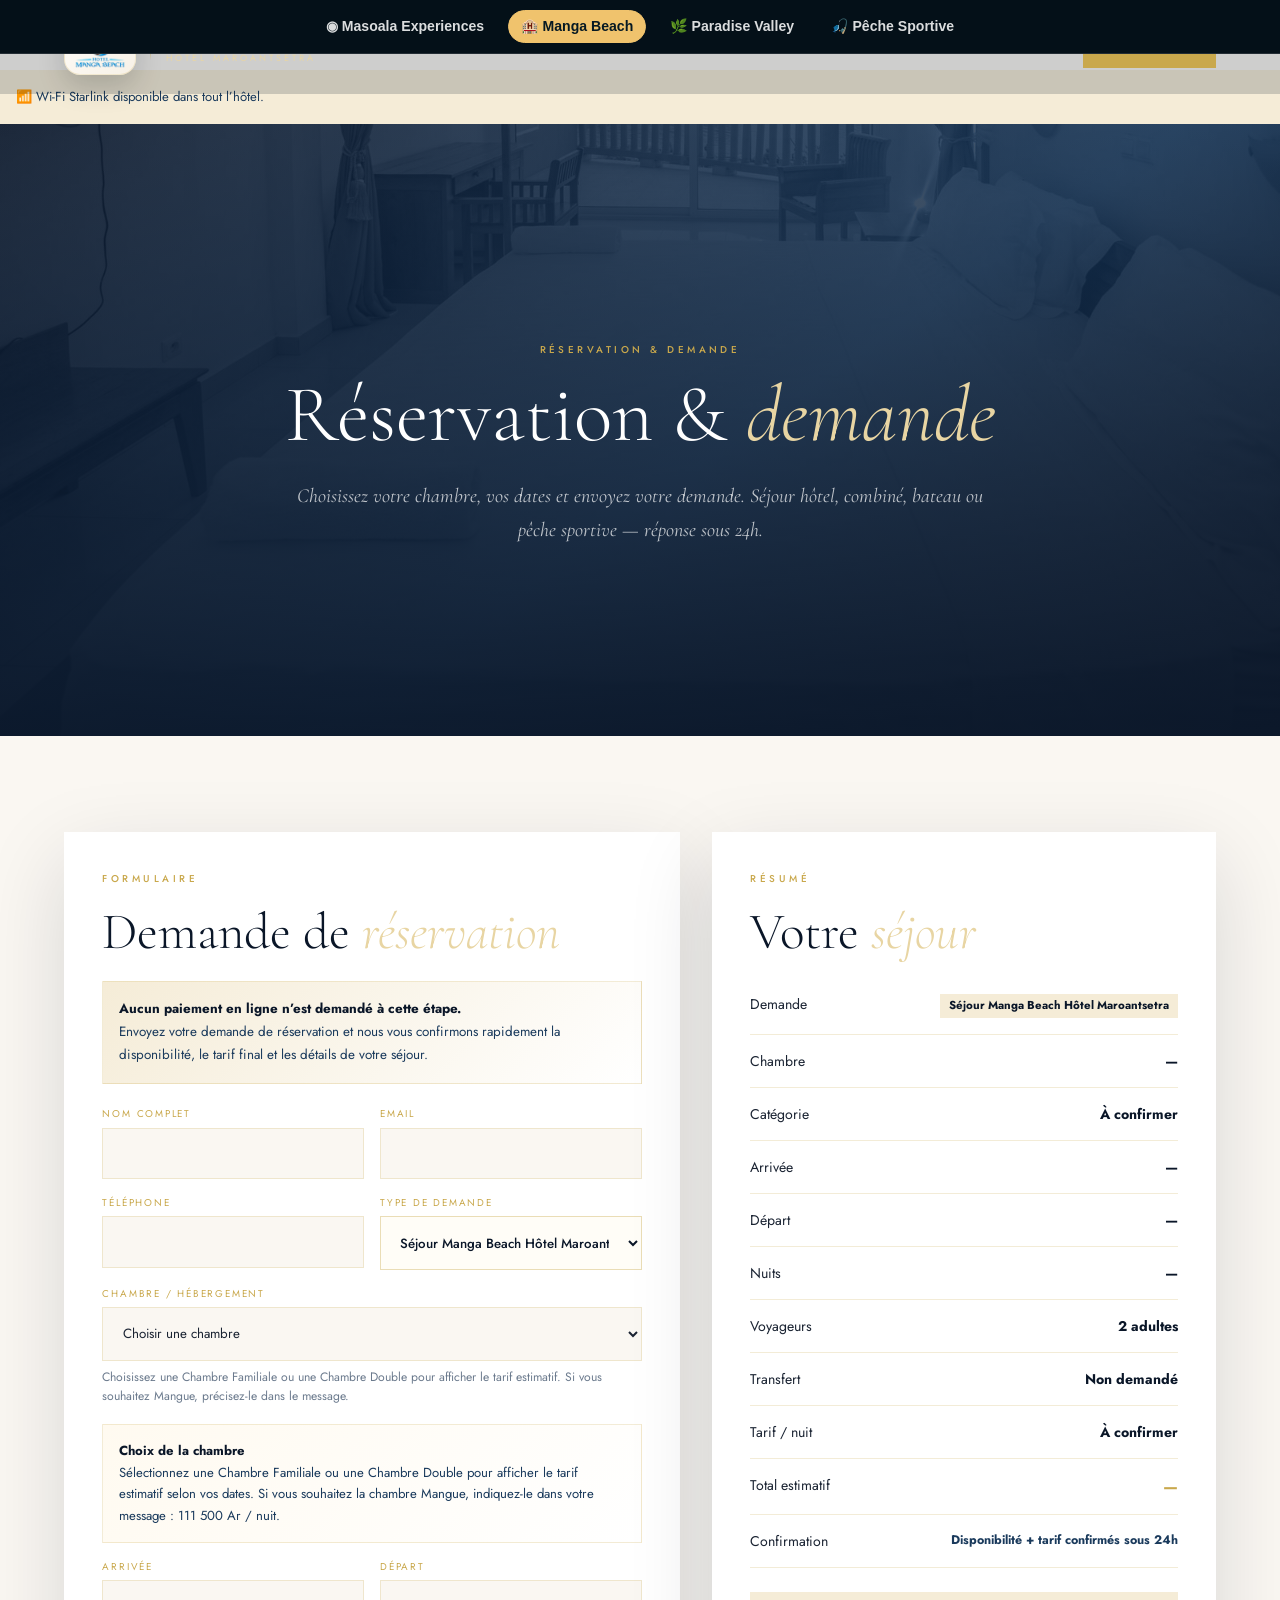
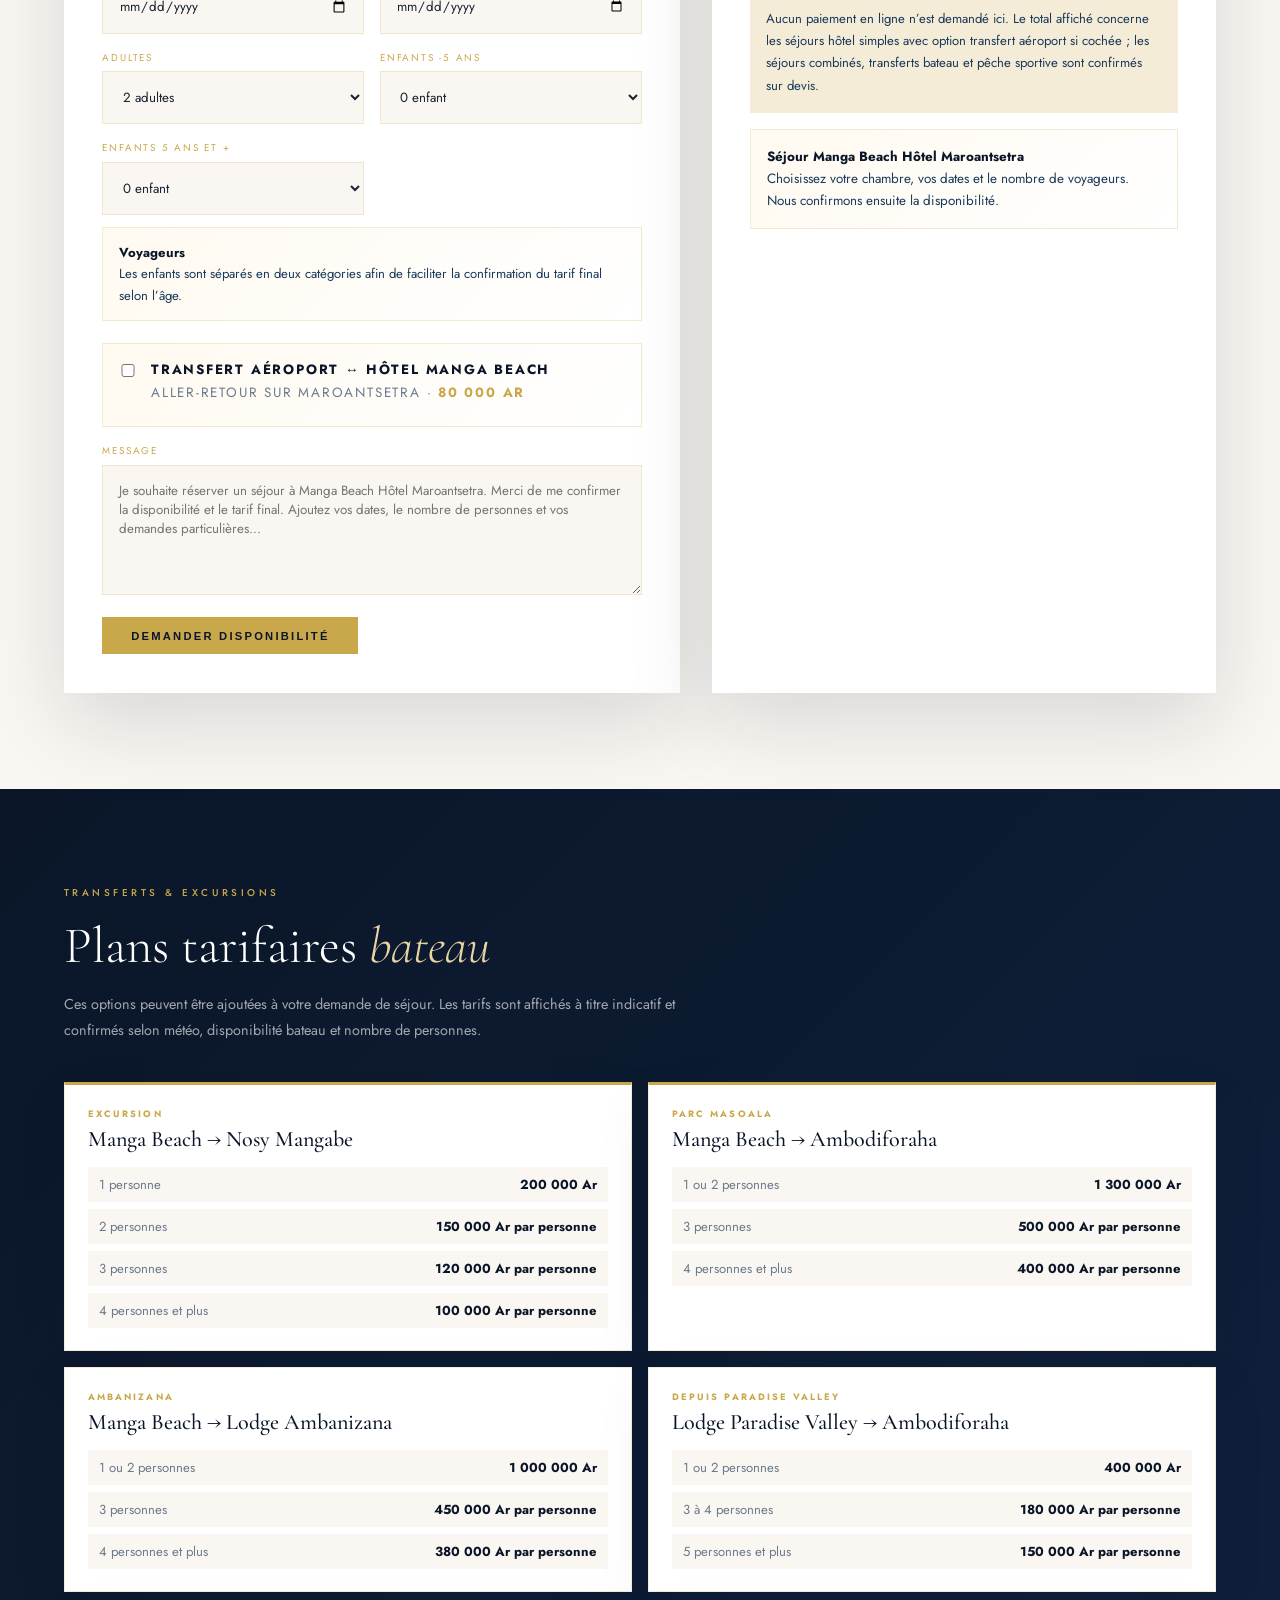
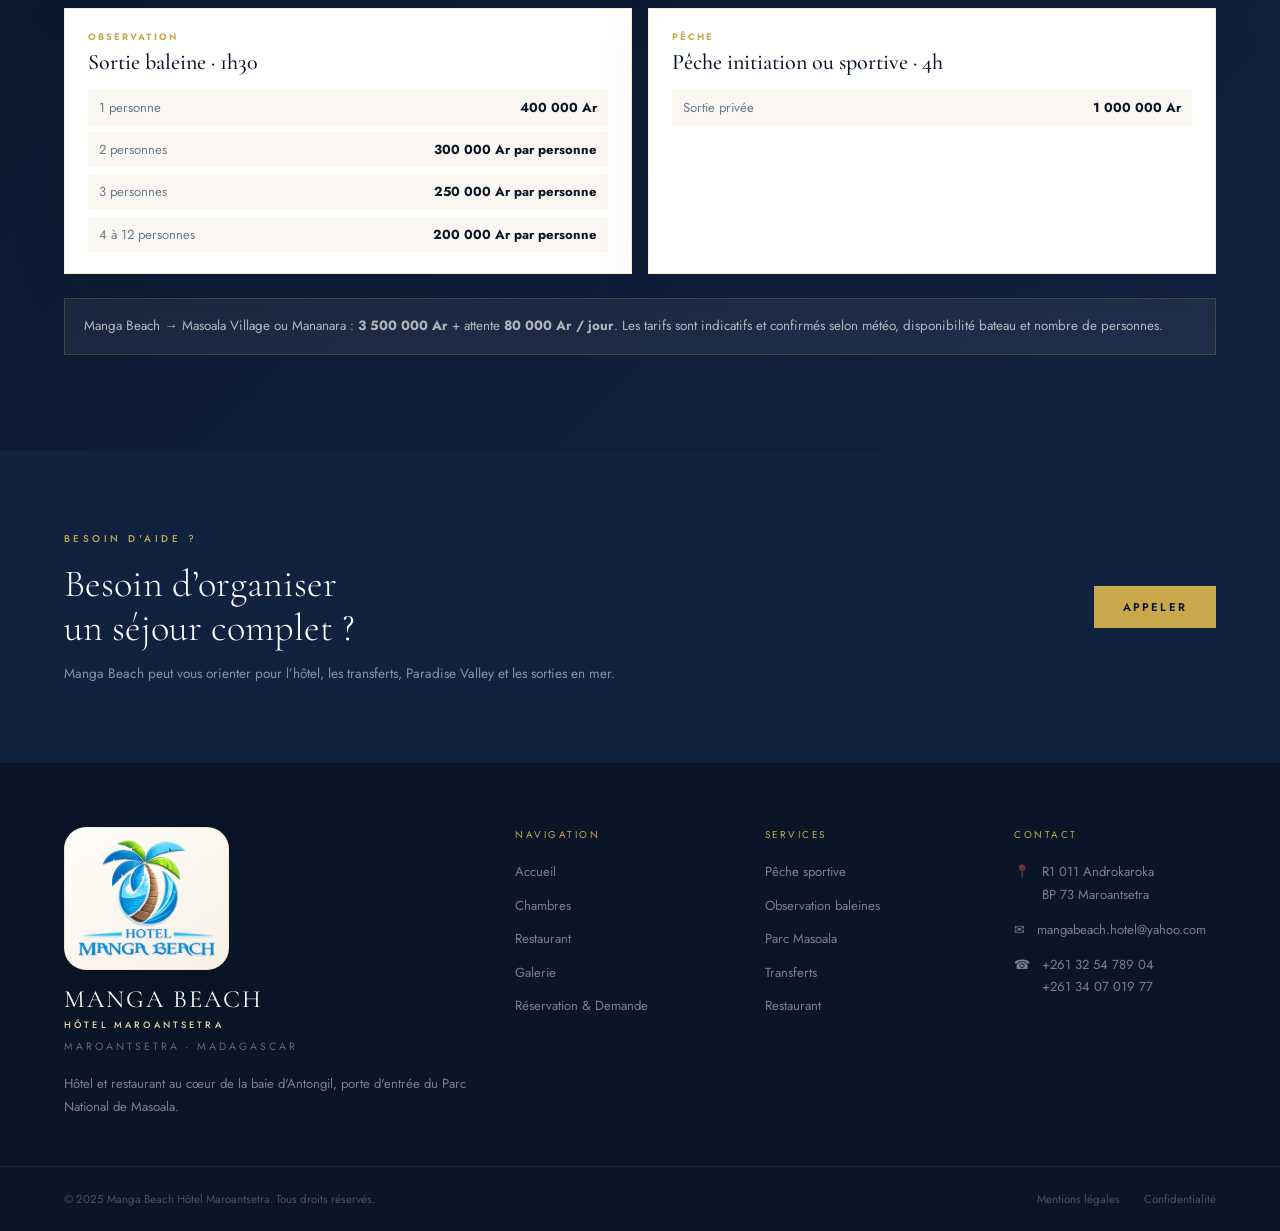
<file: contact.html>
<!DOCTYPE html>
<html lang="fr">
<head>
<meta charset="utf-8">
<meta name="viewport" content="width=device-width, initial-scale=1.0">
<title>Contact redirigé | Manga Beach Hôtel</title>
<meta http-equiv="refresh" content="0; url=reservation.html">
<link rel="canonical" href="https://mangabeach-madagascar.mg/reservation.html">
<meta name="robots" content="noindex, follow">
  <link rel="icon" href="favicon.ico?v=logo-20260605">
  <link rel="apple-touch-icon" href="assets/manga-beach-icon-512.png?v=logo-20260605">
  <meta property="og:image" content="https://mangabeach-madagascar.mg/assets/manga-beach-logo.png">
</head>
<body>
<p>La page contact est maintenant intégrée à la page <a href="reservation.html">Réservation & Demande</a>.</p>
<script>window.location.replace('reservation.html');</script>
</body>
</html>
</file>
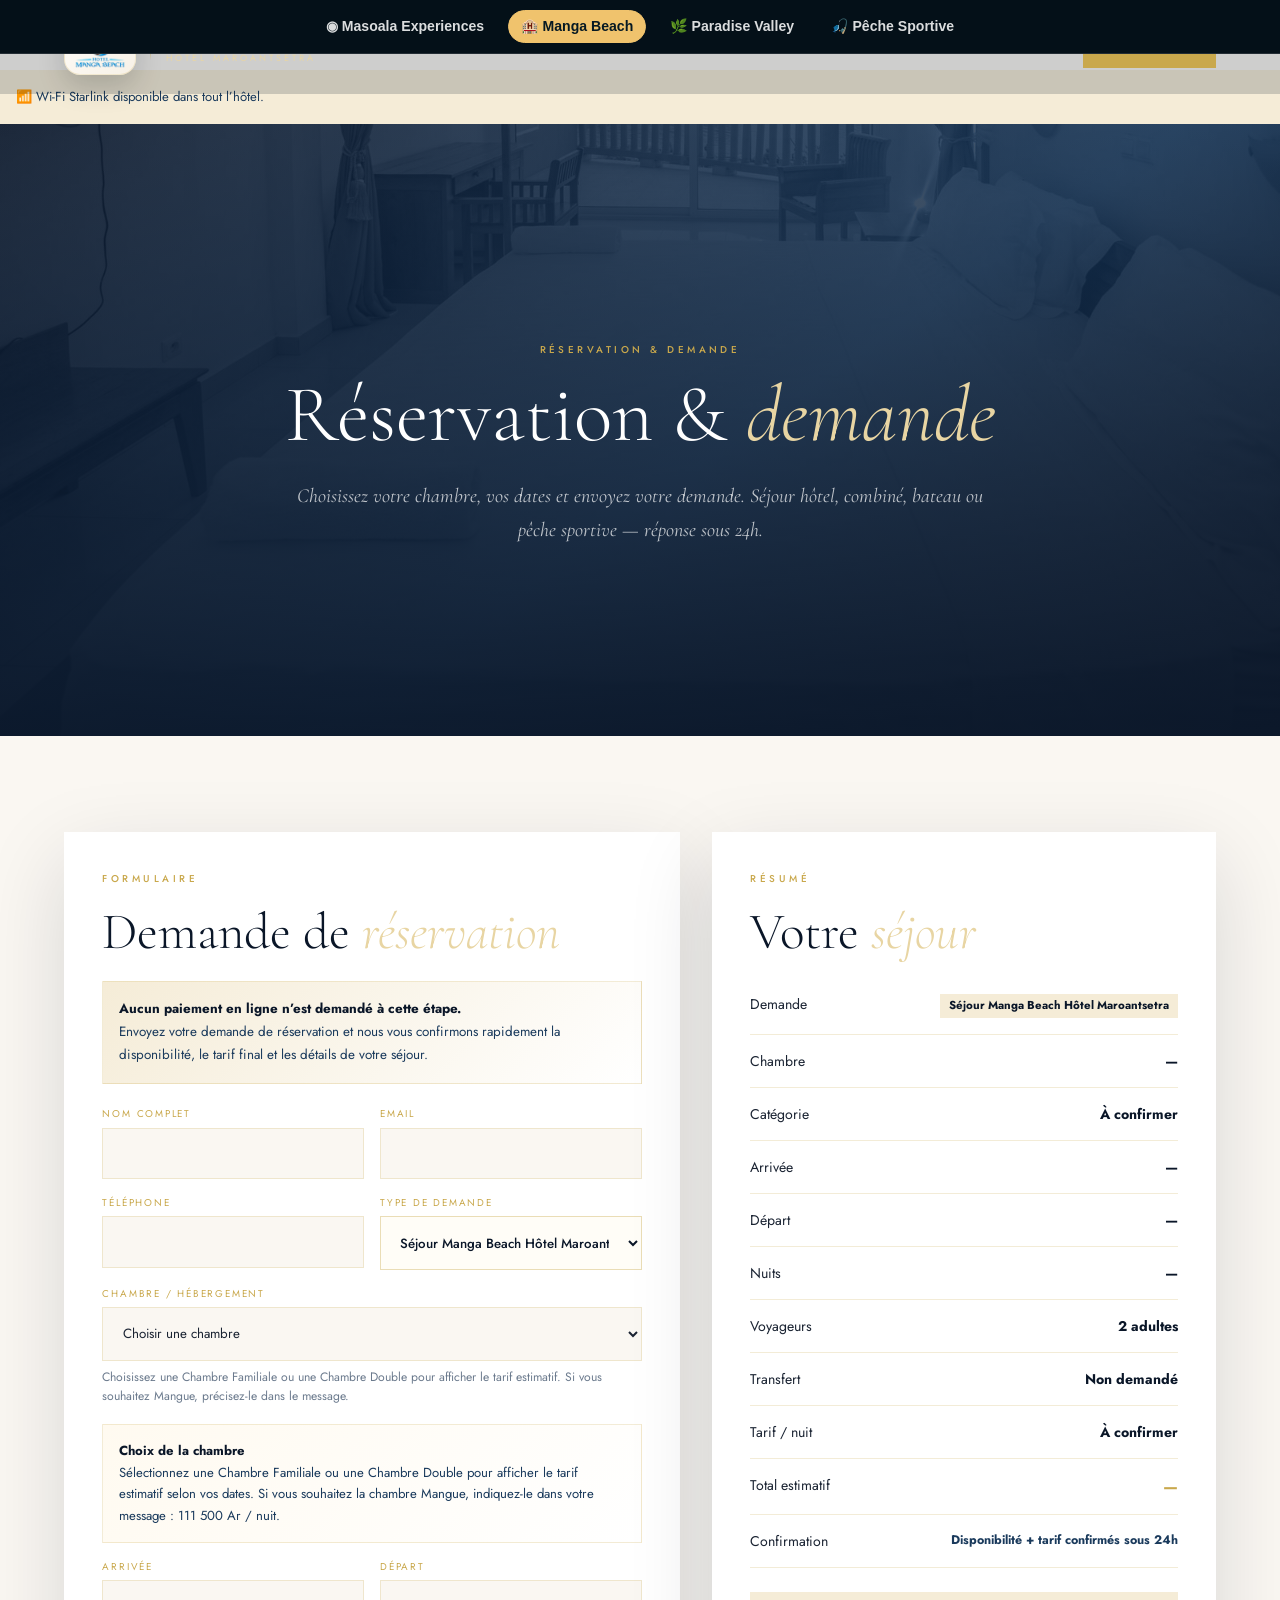
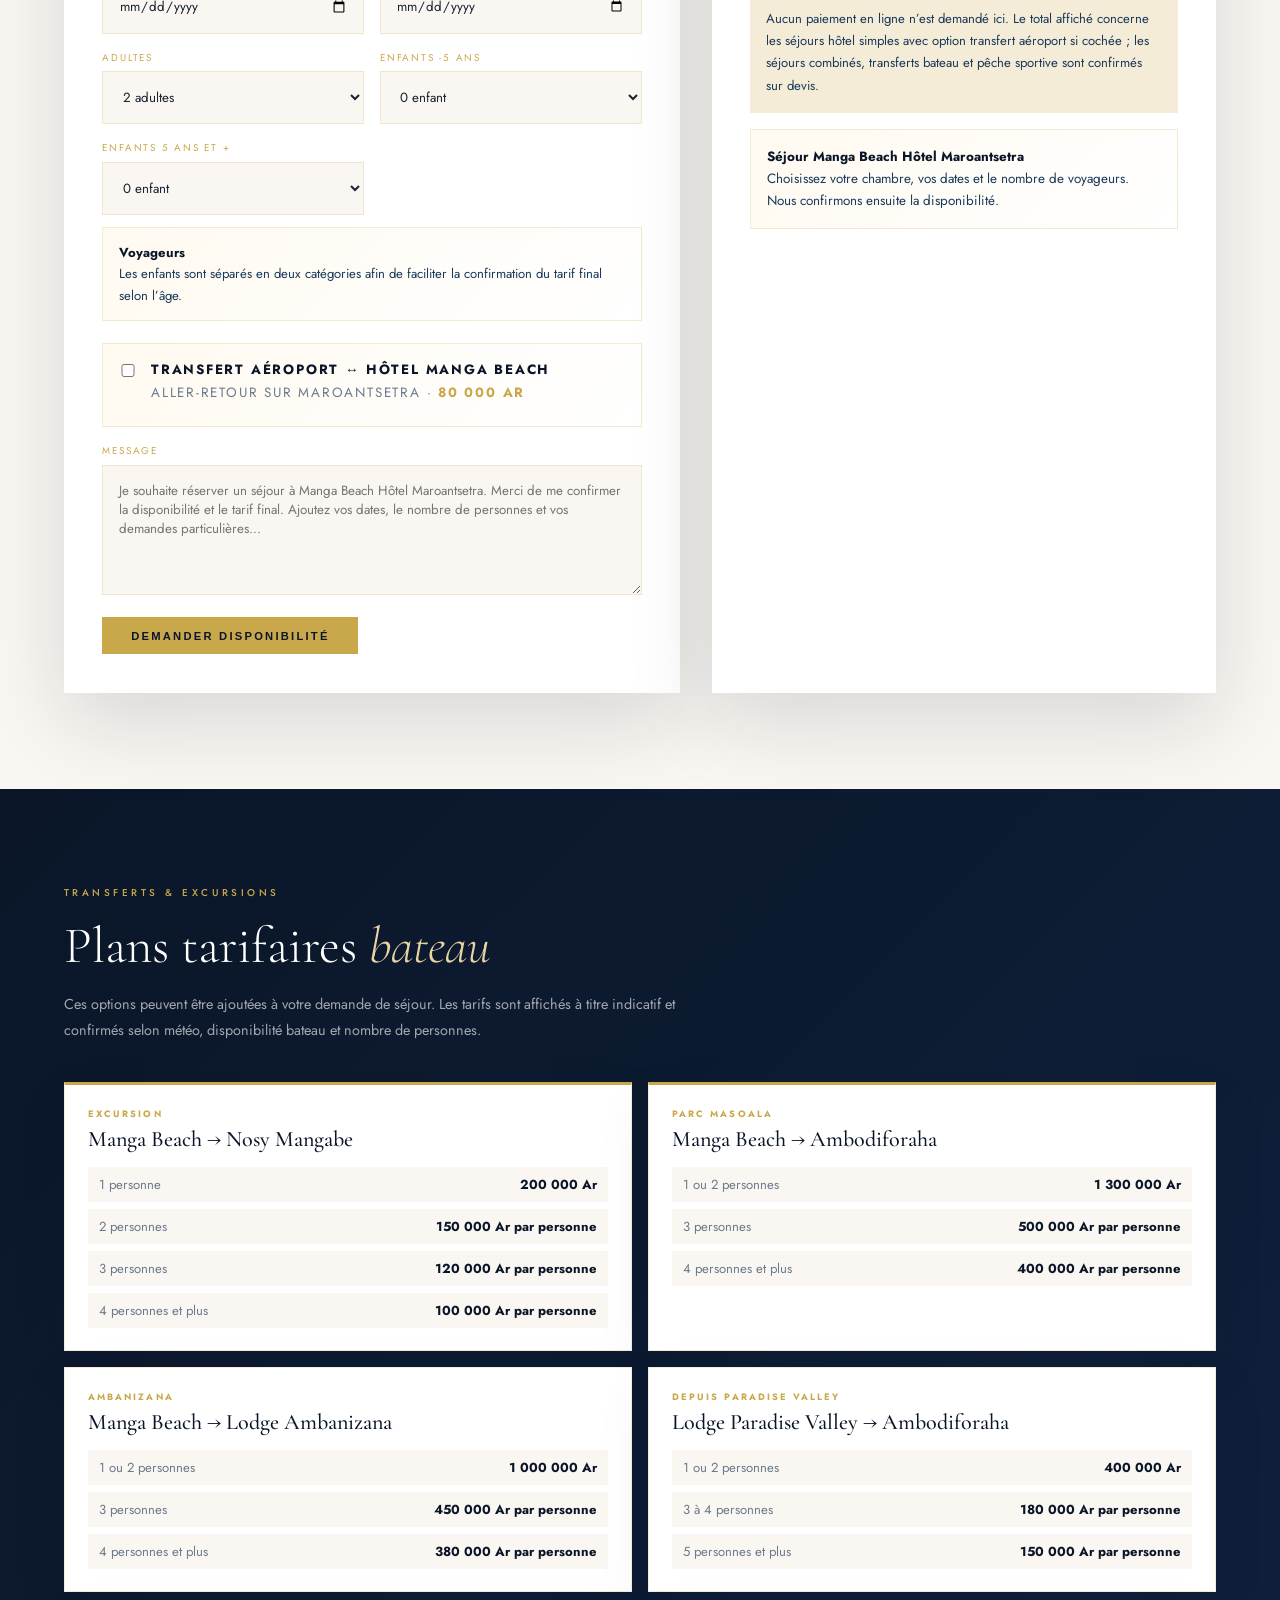
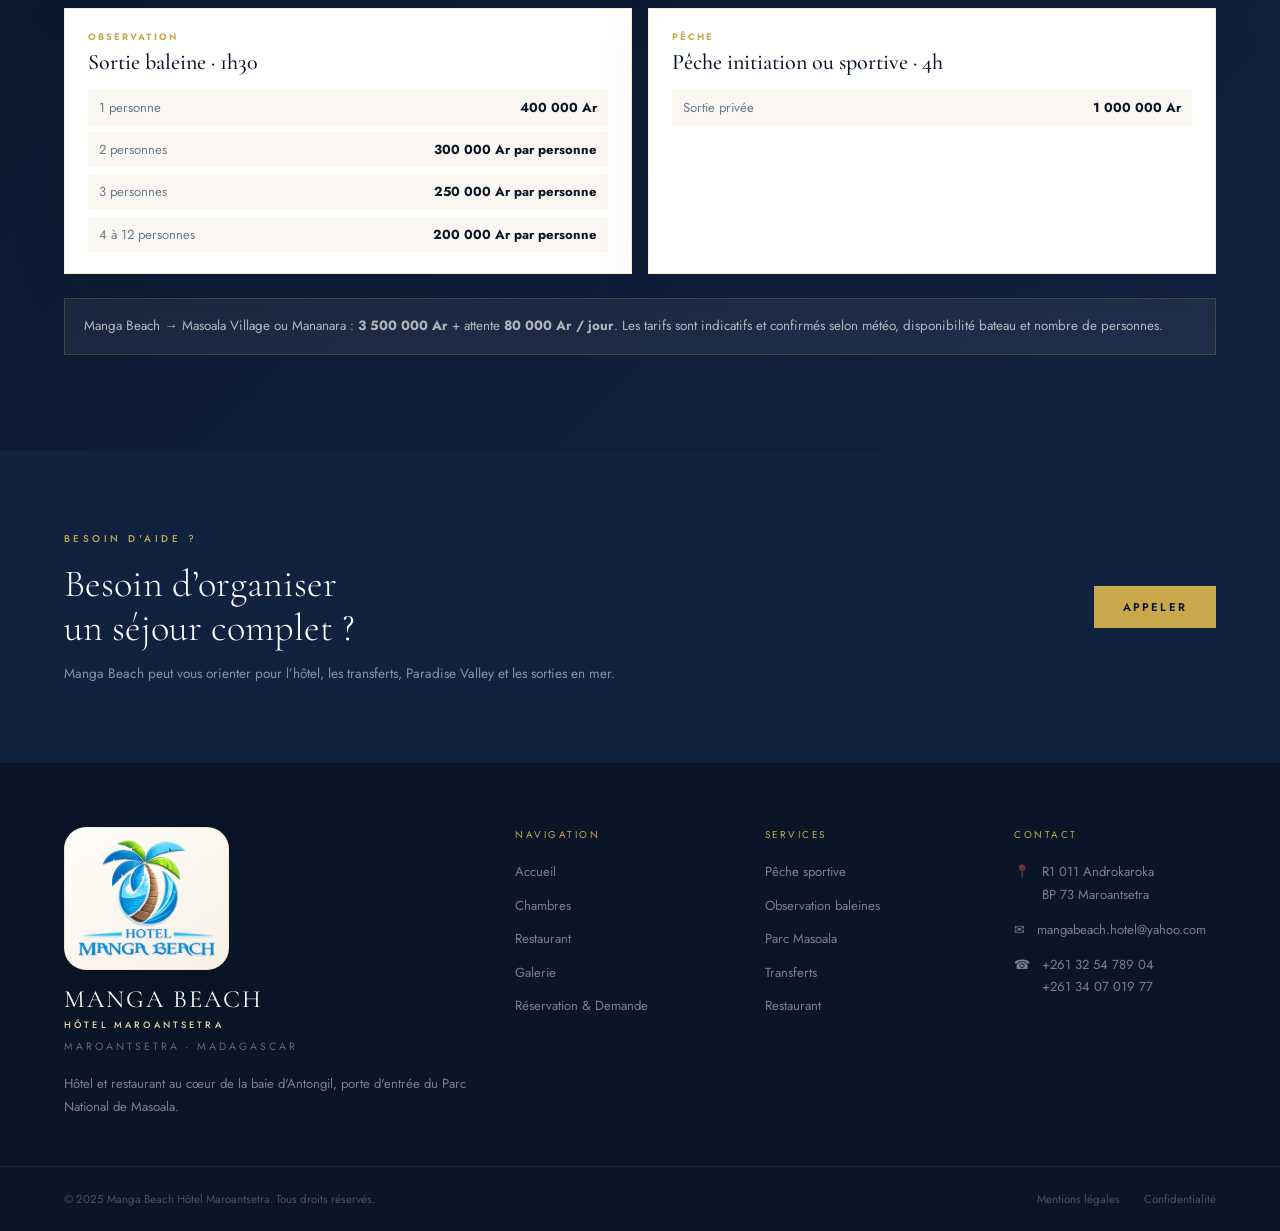
<file: reservation.html>
<!DOCTYPE html>

<html lang="fr"><head><meta charset="utf-8"/><meta content="width=device-width, initial-scale=1.0" name="viewport"/><title>Réservation | Manga Beach Hôtel Maroantsetra</title><link href="https://fonts.googleapis.com/css2?family=Cormorant+Garamond:ital,wght@0,300;0,400;0,600;1,300;1,400&amp;family=Jost:wght@300;400;500;600&amp;display=swap" rel="stylesheet"/><style>
:root{--navy:#0a1628;--navy-mid:#112240;--navy-light:#1a3a5c;--gold:#c9a84c;--gold-light:#e8d5a3;--gold-pale:#f5ecd7;--cream:#faf7f2;--cream-dark:#f0ead8;--white:#fff;--muted:#6b7a8d;--text:#1a2332;--border:rgba(201,168,76,.22);--shadow:0 28px 80px rgba(10,22,40,.14)}*,*::before,*::after{box-sizing:border-box;margin:0;padding:0}html{scroll-behavior:smooth}body{font-family:'Jost',sans-serif;background:var(--cream);color:var(--text);overflow-x:hidden}a{text-decoration:none;color:inherit}img{display:block;width:100%;height:100%;object-fit:cover}nav{position:fixed;top:0;left:0;right:0;z-index:100;display:flex;align-items:center;justify-content:space-between;padding:1.2rem 4rem;background:rgba(10,22,40,.18);transition:.35s}nav.scrolled{background:rgba(10,22,40,.97);padding:.8rem 4rem;box-shadow:0 4px 24px rgba(0,0,0,.3)}.nav-logo{display:flex;align-items:center;gap:.8rem}.nav-logo-icon{width:42px;height:42px;border-radius:50%;background:linear-gradient(135deg,var(--gold),var(--gold-light));display:flex;align-items:center;justify-content:center;font-family:'Cormorant Garamond',serif;color:var(--navy);font-weight:600}.nav-logo-text{font-family:'Cormorant Garamond',serif;display:flex;flex-direction:column;gap:.2rem;position:relative;padding-left:1rem}.nav-logo-text:before{content:'';position:absolute;left:0;top:.2rem;bottom:.2rem;width:1px;background:linear-gradient(to bottom,transparent,var(--gold),transparent);opacity:.9}.nav-logo-text strong{display:block;color:#fff;font-size:1.18rem;letter-spacing:.12em;text-transform:uppercase;line-height:1}.nav-logo-text span{font-family:'Jost',sans-serif;font-size:.56rem;letter-spacing:.34em;text-transform:uppercase;color:var(--gold-light);font-weight:400;line-height:1.2}.nav-links{display:flex;gap:2.5rem}.nav-links a{font-size:.72rem;letter-spacing:.2em;text-transform:uppercase;color:rgba(255,255,255,.8);font-weight:500;position:relative}.nav-links a:after{content:'';position:absolute;bottom:-4px;left:0;width:0;height:1px;background:var(--gold);transition:.3s}.nav-links a:hover,.nav-links a.active{color:var(--gold-light)}.nav-links a:hover:after,.nav-links a.active:after{width:100%}.nav-cta,.btn-primary{background:var(--gold);color:var(--navy);padding:.8rem 1.8rem;font-size:.7rem;letter-spacing:.2em;text-transform:uppercase;font-weight:600;display:inline-block;transition:.25s}.nav-cta:hover,.btn-primary:hover{background:var(--gold-light);transform:translateY(-2px)}.btn-outline{border:1px solid rgba(255,255,255,.45);color:#fff;padding:.8rem 1.8rem;font-size:.7rem;letter-spacing:.2em;text-transform:uppercase;display:inline-block;transition:.25s}.btn-outline:hover{border-color:var(--gold);color:var(--gold-light)}.hamburger{display:none;flex-direction:column;gap:5px;background:none;border:0;cursor:pointer}.hamburger span{width:24px;height:2px;background:#fff;display:block;transition:.3s}.hamburger.open span:nth-child(1){transform:translateY(7px) rotate(45deg)}.hamburger.open span:nth-child(2){opacity:0}.hamburger.open span:nth-child(3){transform:translateY(-7px) rotate(-45deg)}.mobile-menu{display:none;position:fixed;inset:0;background:var(--navy);z-index:150;flex-direction:column;align-items:center;justify-content:center;gap:2.4rem}.mobile-menu.open{display:flex}.mobile-menu a{font-family:'Cormorant Garamond',serif;font-size:2rem;color:white}.mobile-menu a.active{color:var(--gold-light)}.mobile-menu .mob-cta{font-family:'Jost',sans-serif;background:var(--gold);color:var(--navy);padding:.8rem 2.4rem;font-size:.75rem;letter-spacing:.2em;text-transform:uppercase}.page-hero{min-height:68vh;display:flex;align-items:center;justify-content:center;text-align:center;position:relative;overflow:hidden;background:linear-gradient(145deg,#0a1628,#1a3a5c 55%,#0a1628)}.page-hero:before{content:'';position:absolute;inset:0;background:var(--hero-img,linear-gradient(145deg,#0a1628,#1a3a5c)) center/cover no-repeat;opacity:.26;mix-blend-mode:luminosity}.page-hero:after{content:'';position:absolute;inset:0;background:linear-gradient(to bottom,rgba(10,22,40,.25),rgba(10,22,40,.9))}.hero-inner{position:relative;z-index:2;padding:8rem 2rem 4rem}.eyebrow,.section-label{font-size:.62rem;letter-spacing:.35em;text-transform:uppercase;color:var(--gold);font-weight:500;margin-bottom:1rem}.page-title{font-family:'Cormorant Garamond',serif;color:#fff;font-size:clamp(3rem,7vw,5rem);font-weight:300;line-height:1.05}.page-title em,.section-title em{font-style:italic;color:var(--gold-light)}.hero-sub{font-family:'Cormorant Garamond',serif;color:rgba(255,255,255,.72);font-size:1.25rem;font-style:italic;max-width:720px;margin:1.4rem auto 2.2rem;line-height:1.7}.section{padding:6rem 4rem}.section-title{font-family:'Cormorant Garamond',serif;font-size:clamp(2.1rem,4vw,3.2rem);font-weight:300;color:var(--navy);line-height:1.18;margin-bottom:1rem}.section-sub{color:var(--muted);font-size:.9rem;line-height:1.8;max-width:620px}.split{display:grid;grid-template-columns:1fr 1fr;gap:4rem;align-items:center}.card-grid{display:grid;grid-template-columns:repeat(3,1fr);gap:1.5rem}.feature-card,.contact-card,.dish-card{background:#fff;padding:2rem;border-top:2px solid var(--gold);box-shadow:var(--shadow)}.feature-icon{font-size:2rem;margin-bottom:1rem}.feature-card h3,.contact-card h3,.dish-card h3{font-family:'Cormorant Garamond',serif;font-size:1.55rem;font-weight:400;color:var(--navy);margin-bottom:.7rem}.feature-card p,.contact-card p,.dish-card p{font-size:.84rem;line-height:1.75;color:var(--muted)}.dark-band{background:var(--navy);color:#fff;position:relative;overflow:hidden}.dark-band .section-title{color:#fff}.dark-band .section-sub{color:rgba(255,255,255,.55)}.gold-band{background:var(--gold);padding:2.8rem 4rem;text-align:center;color:var(--navy)}.gold-band h2{font-family:'Cormorant Garamond',serif;font-size:2rem;font-weight:400}.cta-section{background:var(--navy-mid);padding:5rem 4rem;display:flex;justify-content:space-between;align-items:center;gap:2rem;overflow:hidden}.cta-title{font-family:'Cormorant Garamond',serif;color:#fff;font-size:2.4rem;font-weight:300;line-height:1.15}.cta-sub{color:rgba(255,255,255,.5);font-size:.85rem;margin-top:.8rem}.cta-actions{display:flex;gap:1rem;flex-wrap:wrap}footer{background:var(--navy)}.ft-top{display:grid;grid-template-columns:2fr 1fr 1fr 1fr;gap:3rem;padding:4rem 4rem 3rem;border-bottom:1px solid rgba(201,168,76,.1)}.ft-brand-name{font-family:'Cormorant Garamond',serif;font-size:1.55rem;color:#fff;margin-bottom:.55rem;line-height:1.08;letter-spacing:.08em;text-transform:uppercase}.ft-brand-name span{display:block;color:var(--gold-light);font-family:'Jost',sans-serif;font-size:.58rem;letter-spacing:.34em;text-transform:uppercase;margin-top:.45rem;font-weight:500}.ft-brand-loc{font-size:.66rem;letter-spacing:.28em;text-transform:uppercase;color:rgba(255,255,255,.35);margin-bottom:1.2rem}.ft-brand-desc,.ft-contact-item span,.ft-links-list a{font-size:.82rem;color:rgba(255,255,255,.45);line-height:1.7}.ft-col-title{font-size:.62rem;letter-spacing:.25em;text-transform:uppercase;color:var(--gold);margin-bottom:1.2rem}.ft-links-list{display:flex;flex-direction:column;gap:.7rem}.ft-contact-item{display:flex;gap:.7rem;margin-bottom:.8rem}.ft-bottom{padding:1.5rem 4rem;display:flex;justify-content:space-between;gap:1rem;flex-wrap:wrap}.ft-copy,.ft-bottom-links a{font-size:.72rem;color:rgba(255,255,255,.25)}.ft-bottom-links{display:flex;gap:1.5rem}@media(max-width:900px){nav,nav.scrolled{padding:1rem 1.5rem}.nav-links,.nav-cta{display:none}.hamburger{display:flex}.section{padding:4rem 1.5rem}.split,.card-grid{grid-template-columns:1fr}.cta-section{padding:3.5rem 1.5rem;flex-direction:column;text-align:center}.cta-actions{justify-content:center}.ft-top{grid-template-columns:1fr 1fr;padding:3rem 1.5rem}.ft-bottom{padding:1.5rem;justify-content:center;text-align:center}.gold-band{padding:2.3rem 1.5rem}}@media(max-width:520px){.ft-top{grid-template-columns:1fr}.page-hero{min-height:62vh}.hero-inner{padding-top:7rem}.cta-actions{flex-direction:column}.btn-primary,.btn-outline{width:100%;text-align:center}}
.booking-wrap{display:grid;grid-template-columns:1.1fr .9fr;gap:2rem}.booking-box,.summary-box{background:#fff;padding:2.4rem;box-shadow:var(--shadow)}.form-grid{display:grid;grid-template-columns:1fr 1fr;gap:1rem}.full{grid-column:1/-1}label{display:block;font-size:.62rem;letter-spacing:.18em;text-transform:uppercase;color:var(--gold);margin-bottom:.4rem}input,select,textarea{width:100%;border:1px solid var(--border);background:var(--cream);padding:.95rem;font-family:inherit;color:var(--text);outline:none}textarea{min-height:130px;resize:vertical}.summary-line{display:flex;justify-content:space-between;gap:1rem;padding:1rem 0;border-bottom:1px solid var(--border);font-size:.88rem}.summary-line strong{color:var(--navy)}.summary-note{margin-top:1.5rem;padding:1rem;background:var(--gold-pale);font-size:.82rem;line-height:1.7;color:var(--navy-light)}.success{display:none;margin-top:1rem;padding:1rem;background:#eef8ef;color:#245d31;font-size:.85rem;line-height:1.6}.error{display:none;margin-top:1rem;padding:1rem;background:#fff1ee;color:#8a2d1e;font-size:.85rem;line-height:1.6}@media(max-width:900px){.booking-wrap,.form-grid{grid-template-columns:1fr}}
}



/* === Tarifs bateau & excursions — Manga Beach === */
.boat-tariffs-section{background:linear-gradient(180deg,var(--cream),var(--gold-pale));position:relative;overflow:hidden}
.boat-tariffs-section.dark{background:linear-gradient(135deg,var(--navy),var(--navy-mid));color:#fff}
.boat-tariffs-section.dark .section-title{color:#fff}
.boat-tariffs-section.dark .section-sub{color:rgba(255,255,255,.62)}
.boat-tariffs-grid{display:grid;grid-template-columns:repeat(2,1fr);gap:1rem;margin-top:2.4rem}
.boat-tariff-card{background:#fff;border:1px solid var(--border);padding:1.35rem 1.45rem;box-shadow:0 18px 52px rgba(10,22,40,.08);transition:transform .22s ease,box-shadow .22s ease,border-color .22s ease}
.boat-tariff-card:hover{transform:translateY(-4px);box-shadow:0 26px 70px rgba(10,22,40,.13);border-color:rgba(201,168,76,.45)}
.boat-tariff-card.featured{border-top:3px solid var(--gold)}
.boat-tariff-kicker{font-size:.58rem;letter-spacing:.22em;text-transform:uppercase;color:var(--gold);font-weight:700;margin-bottom:.45rem}
.boat-tariff-title{font-family:'Cormorant Garamond',serif;font-size:1.38rem;color:var(--navy);font-weight:500;margin-bottom:.9rem;line-height:1.15}
.boat-tariff-table{display:grid;gap:.45rem}
.boat-tariff-row{display:flex;justify-content:space-between;gap:1rem;padding:.5rem .65rem;background:var(--cream);font-size:.82rem;color:var(--muted)}
.boat-tariff-row strong{color:var(--navy);font-weight:700;white-space:nowrap}
.boat-tariff-note{margin-top:1.5rem;padding:1rem 1.2rem;background:rgba(201,168,76,.12);border:1px solid var(--border);font-size:.84rem;color:var(--muted);line-height:1.7}
.boat-tariffs-section.dark .boat-tariff-note{background:rgba(255,255,255,.06);color:rgba(255,255,255,.66);border-color:rgba(201,168,76,.22)}
.boat-tariffs-actions{display:flex;gap:1rem;flex-wrap:wrap;margin-top:2rem}
@media(max-width:900px){.boat-tariffs-grid{grid-template-columns:1fr}.boat-tariffs-actions .btn-primary,.boat-tariffs-actions .btn-outline{width:100%;text-align:center}.boat-tariff-row{flex-direction:column;gap:.15rem}}


/* === Reservation centrale Masoala Experiences === */
.request-highlight{background:linear-gradient(135deg,var(--gold-pale),#fff);border:1px solid var(--border);padding:1rem;margin:1.2rem 0 1.4rem;font-size:.84rem;line-height:1.7;color:var(--navy-light)}
.request-highlight strong{color:var(--navy)}
select#requestType{border-color:rgba(201,168,76,.38);background:#fffdf7;font-weight:500;color:var(--navy)}
.summary-badge{display:inline-block;background:var(--gold-pale);color:var(--navy);padding:.25rem .55rem;font-size:.72rem;line-height:1.35;text-align:right}
@media(max-width:900px){.request-highlight{margin-top:0}}


/* === Résumé dynamique intelligent === */
.summary-tariff-status{display:inline-block;text-align:right;font-size:.78rem;line-height:1.45;color:var(--navy)}
.summary-tariff-status.custom{color:#7d5a13}
.summary-tariff-status.hotel{color:#1a3a5c}
.request-context{margin-top:1rem;padding:1rem;background:linear-gradient(135deg,#fffaf0,#fff);border:1px solid var(--border);font-size:.84rem;line-height:1.65;color:var(--navy-light)}
.request-context strong{color:var(--navy)}
#submitBtnText{display:inline-block}


/* === Reservation corrigée Manga Beach === */
.field-note{margin-top:.45rem;font-size:.76rem;line-height:1.55;color:var(--muted)}
.room-help{grid-column:1/-1;margin-top:.15rem;padding:.95rem 1rem;background:linear-gradient(135deg,#fffaf0,#fff);border:1px solid var(--border);font-size:.82rem;line-height:1.65;color:var(--navy-light)}
.room-help strong{color:var(--navy)}
.hidden-row{display:none!important}
.summary-line strong.rate-value{color:var(--navy)}
.summary-line strong.total-value{color:var(--gold);font-size:1rem}
.summary-inline-note{display:block;margin-top:.18rem;font-size:.72rem;color:var(--muted);font-weight:500}
.select-muted{color:#7e8a98}
.request-highlight ul{margin:.45rem 0 0 1.1rem}
.request-highlight li{margin:.2rem 0}
@media(max-width:900px){.room-help{margin-top:.05rem}}


.nav-logo-mark{width:58px;height:58px;object-fit:contain;display:block;flex-shrink:0;filter:drop-shadow(0 8px 18px rgba(0,0,0,.22));}
.ft-brand-logo{width:140px;max-width:100%;height:auto;display:block;object-fit:contain;margin:0 0 1rem 0;filter:drop-shadow(0 10px 24px rgba(0,0,0,.18));}
@media(max-width:900px){.nav-logo-mark{width:52px;height:52px}.ft-brand-logo{width:120px}}


/* Premium v1 additions */
.premium-strip{display:grid;grid-template-columns:repeat(4,1fr);gap:1rem;margin:2rem auto;max-width:1100px}
.premium-strip .premium-pill{background:rgba(255,255,255,.92);border:1px solid rgba(0,0,0,.08);border-radius:22px;padding:1.1rem 1rem;box-shadow:0 14px 36px rgba(0,0,0,.08)}
.premium-strip strong{display:block;font-size:1.05rem;margin-bottom:.25rem;color:var(--primary,#0f4c5c)}
.premium-strip span{font-size:.92rem;color:var(--text-muted,#667)}
.conversion-panel{max-width:1120px;margin:3rem auto;padding:2.2rem;border-radius:30px;background:linear-gradient(135deg,#0f4c5c,#1b7f8c);color:#fff;box-shadow:0 20px 55px rgba(15,76,92,.25)}
.conversion-panel h2{font-size:clamp(1.8rem,4vw,3rem);margin-bottom:.8rem}
.conversion-panel p{max-width:780px;line-height:1.75;opacity:.94}
.conversion-actions{display:flex;gap:1rem;flex-wrap:wrap;margin-top:1.4rem}
.conversion-actions a{display:inline-flex;align-items:center;justify-content:center;padding:.9rem 1.25rem;border-radius:999px;font-weight:800;text-decoration:none}
.conversion-actions .primary{background:#f4c76b;color:#17343b}
.conversion-actions .secondary{border:1px solid rgba(255,255,255,.45);color:#fff}
.booking-trust{display:grid;grid-template-columns:repeat(3,1fr);gap:1rem;margin:1.5rem 0}
.booking-trust .trust-card{padding:1rem;border-radius:18px;background:rgba(15,76,92,.06);border:1px solid rgba(15,76,92,.10)}
.booking-trust strong{display:block;color:var(--primary,#0f4c5c);margin-bottom:.25rem}
@media(max-width:900px){.premium-strip,.booking-trust{grid-template-columns:1fr}.conversion-panel{margin:2rem 1rem;padding:1.6rem}.conversion-actions{flex-direction:column}.conversion-actions a{width:100%}}


/* Ecosystem navigation final fixed */
.ecosystem-nav{
position:relative;
z-index:9999;
display:flex;
justify-content:center;
align-items:center;
gap:.65rem;
flex-wrap:wrap;
padding:.62rem 1rem;
background:#041018;
color:#fff;
font-family:Arial,sans-serif;
font-size:.88rem;
line-height:1.2;
border-bottom:1px solid rgba(255,255,255,.12)
}
.ecosystem-nav a{
display:inline-flex;
align-items:center;
gap:.35rem;
padding:.45rem .75rem;
border-radius:999px;
color:rgba(255,255,255,.86);
text-decoration:none;
font-weight:800;
border:1px solid transparent;
transition:.2s
}
.ecosystem-nav a:hover{background:rgba(255,255,255,.10);color:#fff}
.ecosystem-nav a.active{background:#f0c36d;color:#061923;border-color:#f0c36d}
@media(max-width:720px){
.ecosystem-nav{justify-content:flex-start;overflow-x:auto;flex-wrap:nowrap;padding:.58rem .8rem}
.ecosystem-nav a{white-space:nowrap;font-size:.82rem}
}


/* Voyageurs select system */
.guest-note{
  grid-column:1/-1;
  margin-top:-.25rem;
  padding:.85rem 1rem;
  background:linear-gradient(135deg,#fffaf0,#fff);
  border:1px solid var(--border);
  font-size:.82rem;
  line-height:1.65;
  color:var(--navy-light);
}
.guest-note strong{color:var(--navy)}


/* Sur devis reservation modes */
.quote-mode-note{
  margin-top:.85rem;
  padding:.9rem 1rem;
  background:linear-gradient(135deg,#fffaf0,#fff);
  border:1px solid var(--border);
  font-size:.82rem;
  line-height:1.65;
  color:var(--navy-light);
}
.quote-mode-note strong{color:var(--navy)}
.summary-line strong.quote-value{color:#7d5a13}


/* Reservation & contact unified */
.contact-mini-section{
  margin-top:2rem;
  padding:2rem;
  background:linear-gradient(135deg,#fffaf0,#fff);
  border:1px solid var(--border);
  box-shadow:0 14px 42px rgba(10,22,40,.07);
}
.contact-mini-grid{
  display:grid;
  grid-template-columns:repeat(3,1fr);
  gap:1rem;
  margin-top:1.2rem;
}
.contact-mini-card{
  background:#fff;
  border:1px solid var(--border);
  padding:1rem;
  min-height:100%;
}
.contact-mini-card strong{
  display:block;
  color:var(--navy,#0a1628);
  margin-bottom:.35rem;
}
.contact-mini-card a,.contact-mini-card span{
  color:var(--muted,#6b7a8d);
  font-size:.88rem;
  line-height:1.65;
}
.contact-mini-actions{
  display:flex;
  gap:1rem;
  flex-wrap:wrap;
  margin-top:1.4rem;
}
.contact-mini-actions a{
  display:inline-flex;
  align-items:center;
  justify-content:center;
  padding:.85rem 1.15rem;
  border-radius:999px;
  text-decoration:none;
  font-weight:800;
  font-size:.76rem;
  letter-spacing:.12em;
  text-transform:uppercase;
}
.contact-mini-actions .primary{
  background:var(--gold,#c9a84c);
  color:var(--navy,#0a1628);
}
.contact-mini-actions .secondary{
  border:1px solid var(--border);
  color:var(--navy,#0a1628);
  background:#fff;
}
@media(max-width:900px){
  .contact-mini-grid{grid-template-columns:1fr}
  .contact-mini-actions{flex-direction:column}
  .contact-mini-actions a{width:100%}
}


/* Manga Beach clean logo integration */
.nav-logo{
  display:flex!important;
  align-items:center!important;
  gap:.85rem!important;
}
.manga-clean-nav-logo{
  width:72px;
  height:56px;
  object-fit:contain;
  display:block;
  border-radius:16px;
  background:linear-gradient(145deg,#fffdf9,#f7f1e7);
  padding:5px;
  border:1px solid rgba(201,168,76,.22);
  box-shadow:0 12px 28px rgba(0,0,0,.16), inset 0 1px 0 rgba(255,255,255,.92);
  flex-shrink:0;
}
.manga-clean-footer-logo{
  width:165px;
  max-width:100%;
  object-fit:contain;
  display:block;
  border-radius:22px;
  background:linear-gradient(145deg,#fffdf9,#f7f1e7);
  padding:.55rem;
  border:1px solid rgba(201,168,76,.20);
  box-shadow:0 14px 30px rgba(0,0,0,.14), inset 0 1px 0 rgba(255,255,255,.92);
  margin:0 0 1rem 0;
}
footer .ft-top > div:first-child{
  display:flex;
  flex-direction:column;
  align-items:flex-start;
}
@media(max-width:900px){
  .manga-clean-nav-logo{
    width:62px;
    height:50px;
    border-radius:14px;
  }
  .manga-clean-footer-logo{
    width:145px;
    border-radius:18px;
  }
}


/* Airport transfer option */
.transfer-option-box{
  grid-column:1/-1;
  margin-top:.35rem;
  padding:1rem;
  background:linear-gradient(135deg,#fffaf0,#fff);
  border:1px solid var(--border);
}
.transfer-option-card{
  display:flex;
  align-items:flex-start;
  gap:.85rem;
  cursor:pointer;
  line-height:1.55;
}
.transfer-option-card input{
  width:auto;
  min-width:18px;
  margin-top:.25rem;
  accent-color:var(--gold);
}
.transfer-option-card strong{
  display:block;
  color:var(--navy);
  margin-bottom:.15rem;
}
.transfer-option-card span{
  display:block;
  color:var(--muted);
  font-size:.84rem;
}
.transfer-option-card em{
  font-style:normal;
  color:var(--gold);
  font-weight:700;
}
@media(max-width:900px){
  .transfer-option-card{align-items:flex-start}
}

</style><meta content="Demandez votre réservation au Manga Beach Hôtel Maroantsetra : chambres familiales ou doubles, séjour hôtel, transfert, bateau, pêche sportive ou combiné Masoala." name="description"/><meta content="réservation hôtel Maroantsetra, Manga Beach réservation, séjour Masoala, transfert bateau" name="keywords"/><meta content="index, follow" name="robots"/><meta content="Réservation | Manga Beach Hôtel Maroantsetra" property="og:title"/><meta content="Demandez votre réservation au Manga Beach Hôtel Maroantsetra : chambres familiales ou doubles, séjour hôtel, transfert, bateau, pêche sportive ou combiné Masoala." property="og:description"/>  <link rel="icon" href="favicon.ico?v=logo-20260605">
  <link rel="apple-touch-icon" href="assets/manga-beach-icon-512.png?v=logo-20260605">
<link rel="canonical" href="https://mangabeach-madagascar.mg/reservation.html"/>
<meta property="og:type" content="website"/><meta property="og:url" content="https://mangabeach-madagascar.mg/reservation.html"/><meta property="og:site_name" content="Manga Beach Hôtel"/><meta property="og:locale" content="fr_FR"/>
<meta property="og:image" content="https://mangabeach-madagascar.mg/assets/hero.jpg"/><meta property="og:image:alt" content="Réservation — Manga Beach Hôtel Maroantsetra"/>
<meta name="twitter:card" content="summary_large_image"/><meta name="twitter:title" content="Réservation | Manga Beach Hôtel Maroantsetra"/><meta name="twitter:description" content="Demandez votre réservation au Manga Beach Hôtel Maroantsetra : chambres familiales ou doubles, séjour hôtel, transfert, bateau, pêche sportive ou combiné Masoala."/><meta name="twitter:image" content="https://mangabeach-madagascar.mg/assets/hero.jpg"/>
<script type="application/ld+json">{"@context": "https://schema.org", "@graph": [{"@type": "ContactPage", "@id": "https://mangabeach-madagascar.mg/reservation.html#webpage", "url": "https://mangabeach-madagascar.mg/reservation.html", "name": "Réservation | Manga Beach Hôtel Maroantsetra", "description": "Demandez votre réservation au Manga Beach Hôtel Maroantsetra : chambres familiales ou doubles, séjour hôtel, transfert, bateau, pêche sportive ou combiné Masoala.", "isPartOf": {"@id": "https://mangabeach-madagascar.mg/#website"}, "about": {"@id": "https://mangabeach-madagascar.mg/#hotel"}, "primaryImageOfPage": "https://mangabeach-madagascar.mg/assets/hero.jpg", "inLanguage": "fr"}, {"@type": "BreadcrumbList", "itemListElement": [{"@type": "ListItem", "position": 1, "name": "Accueil", "item": "https://mangabeach-madagascar.mg/"}, {"@type": "ListItem", "position": 2, "name": "Réservation", "item": "https://mangabeach-madagascar.mg/reservation.html"}]}]}</script>
<script>try{if(sessionStorage.getItem("wz_splash"))document.documentElement.classList.add("wz-skip")}catch(e){}</script>
<link rel="stylesheet" href="assets/welcome.css?v=1"/>
</head><body>

<div class="ecosystem-nav" aria-label="Navigation écosystème Masoala">
<a href="https://masoala-experiences.com/">◉ Masoala Experiences</a>
<a href="https://mangabeach-madagascar.mg/" class="active">🏨 Manga Beach</a>
<a href="https://lodge-paradisevalley.com/">🌿 Paradise Valley</a>
<a href="https://mangabeachfishing-masoala.com/">🎣 Pêche Sportive</a>
</div><div class="summary-note" style="margin-top:1rem">📶 Wi‑Fi Starlink disponible dans tout l’hôtel.</div>



<div class="mobile-menu" id="mobile-menu"><a class="" href="index.html">Accueil</a><a class="" href="chambres.html">Chambres</a><a class="" href="restaurant.html">Restaurant</a><a class="" href="galerie.html">Galerie</a><a class="mob-cta" href="reservation.html">Réserver</a></div><nav id="navbar"><a class="nav-logo" href="index.html"><img class="manga-clean-nav-logo" src="assets/manga-beach-logo-nav.webp?v=logo-20260605" alt="Logo Manga Beach Hôtel"><div class="nav-logo-text"><strong>Manga Beach</strong><span>Hôtel Maroantsetra</span></div></a><div class="nav-links"><a class="" href="index.html">Accueil</a><a class="" href="chambres.html">Chambres</a><a class="" href="restaurant.html">Restaurant</a><a class="" href="galerie.html">Galerie</a></div><a class="nav-cta" href="reservation.html">Réserver</a><button aria-expanded="false" aria-label="Menu" class="hamburger" id="hamburger"><span></span><span></span><span></span></button></nav><section class="page-hero" style="--hero-img:url('assets/chambre-double.jpg')"><div class="hero-inner"><div class="eyebrow">Réservation & demande</div><h1 class="page-title">Réservation & <em>demande</em></h1><p class="hero-sub">Choisissez votre chambre, vos dates et envoyez votre demande. Séjour hôtel, combiné, bateau ou pêche sportive — réponse sous 24h.</p></div></section>
<section class="section">
<div class="booking-wrap">
<div class="booking-box">
<div class="section-label">Formulaire</div>
<h2 class="section-title">Demande de <em>réservation</em></h2>
<div class="request-highlight">
<strong>Aucun paiement en ligne n’est demandé à cette étape.</strong><br/>
        Envoyez votre demande de réservation et nous vous confirmons rapidement la disponibilité, le tarif final et les détails de votre séjour.
      </div>
<form action="https://formspree.io/f/meenppwy" id="bookingForm" method="POST">
<input name="_subject" type="hidden" value="Nouvelle demande - Manga Beach Hôtel Maroantsetra / Masoala Experiences"/>
<input name="_template" type="hidden" value="table"/>
<input id="hiddenTariff" name="Résumé - Tarif" type="hidden" value=""/>
<input id="hiddenGuests" name="Résumé - Voyageurs" type="hidden" value=""/>
<input id="hiddenChildrenSmall" name="Résumé - Enfants moins de 5 ans" type="hidden" value=""/>
<input id="hiddenChildrenBig" name="Résumé - Enfants 5 ans et plus" type="hidden" value=""/>
<input id="hiddenNights" name="Résumé - Nuits" type="hidden" value=""/>
<input id="hiddenTotal" name="Résumé - Total estimatif" type="hidden" value=""/>
<input id="hiddenTransfer" name="Résumé - Transfert aéroport" type="hidden" value=""/>
<input id="hiddenCategory" name="Résumé - Catégorie chambre" type="hidden" value=""/>
<div class="form-grid">
<div>
<label>Nom complet</label>
<input id="name" name="Nom" required=""/>
</div>
<div>
<label>Email</label>
<input id="email" name="Email" required="" type="email"/>
</div>
<div>
<label>Téléphone</label>
<input id="phone" name="Téléphone"/>
</div>
<div>
<label>Type de demande</label>
<select id="requestType" name="Type de demande">
<option value="Séjour Manga Beach Hôtel Maroantsetra">Séjour Manga Beach Hôtel Maroantsetra</option>
<option value="Séjour combiné Masoala Experiences">Séjour combiné Masoala Experiences</option>
<option value="Transfert ou excursion bateau">Transfert ou excursion bateau</option>
<option value="Pêche sportive Masoala">Pêche sportive Masoala</option>
<option value="À conseiller selon mon séjour">À conseiller selon mon séjour</option>
</select>
</div>
<div class="full" id="roomFieldWrap">
<label>Chambre / hébergement</label>
<select id="room" name="Chambre">
<option data-category="" data-price="" data-room-code="" selected="" value="">Choisir une chambre</option>
<option data-category="Chambre Familiale" data-price="201500" data-room-code="familiale" value="Chambre Familiale" data-room-code="familiale" >Chambre Familiale — 201 500 Ar / nuit</option>
<option data-category="Chambre Double" data-price="151500" data-room-code="double" value="Chambre Double" data-room-code="double" >Chambre Double — 151 500 Ar / nuit</option>
</select>
<div class="field-note" id="roomFieldNote">Choisissez une Chambre Familiale ou une Chambre Double pour afficher le tarif estimatif. Si vous souhaitez Mangue, précisez-le dans le message.</div>
</div>
<div class="full room-help" id="roomHelpBox">
<strong>Choix de la chambre</strong><br/>
            Sélectionnez une Chambre Familiale ou une Chambre Double pour afficher le tarif estimatif selon vos dates.
          </div>
<div>
<label>Arrivée</label>
<input id="arrival" name="Arrivée" required="" type="date"/>
</div>
<div>
<label>Départ</label>
<input id="departure" name="Départ" required="" type="date"/>
</div>
<div>
<label>Adultes</label>
<select id="adults" name="Adultes" required>
<option value="1">1 adulte</option>
<option selected value="2">2 adultes</option>
<option value="3">3 adultes</option>
<option value="4">4 adultes</option>
<option value="5">5 adultes</option>
<option value="6">6 adultes</option>
</select>
</div>
<div>
<label>Enfants -5 ans</label>
<select id="childrenSmall" name="Enfants moins de 5 ans">
<option selected value="0">0 enfant</option>
<option value="1">1 enfant</option>
<option value="2">2 enfants</option>
<option value="3">3 enfants</option>
<option value="4">4 enfants</option>
</select>
</div>
<div>
<label>Enfants 5 ans et +</label>
<select id="childrenBig" name="Enfants 5 ans et plus">
<option selected value="0">0 enfant</option>
<option value="1">1 enfant</option>
<option value="2">2 enfants</option>
<option value="3">3 enfants</option>
<option value="4">4 enfants</option>
</select>
</div>
<div class="guest-note">
<strong>Voyageurs</strong><br>
Les enfants sont séparés en deux catégories afin de faciliter la confirmation du tarif final selon l’âge.
</div>

<div class="transfer-option-box">
  <label class="transfer-option-card">
    <input id="airportTransfer" name="Transfert aéroport - hôtel Manga Beach" type="checkbox" value="Oui">
    <span>
      <strong>Transfert aéroport ↔ Hôtel Manga Beach</strong>
      <span>Aller-retour sur Maroantsetra · <em>80 000 Ar</em></span>
    </span>
  </label>
</div>

<div class="full">
<label>Message</label>
<textarea id="message" name="Message" placeholder="Précisez vos besoins : chambre souhaitée, transfert bateau, sortie baleines, pêche sportive, heure d’arrivée, demandes particulières…"></textarea>
</div>
<div class="full">
<button class="btn-primary" id="submitBtn" style="border:0;cursor:pointer" type="submit">
<span id="submitBtnText">Demander disponibilité</span>
</button>
</div>
</div>
<div class="success" id="successBox">Votre demande a bien été envoyée. Nous vous répondrons rapidement avec les disponibilités et les détails du séjour.</div>
<div class="error" id="errorBox">Merci de vérifier vos dates.</div>
</form>
</div>
<aside class="summary-box">
<div class="section-label">Résumé</div>
<h2 class="section-title">Votre <em>séjour</em></h2>
<div class="summary-line">
<span>Demande</span>
<strong class="summary-badge" id="sumRequest">Séjour Manga Beach Hôtel Maroantsetra</strong>
</div>
<div class="summary-line">
<span>Chambre</span>
<strong id="sumRoom">—</strong>
</div>
<div class="summary-line">
<span>Catégorie</span>
<strong id="sumCategory">À confirmer</strong>
</div>
<div class="summary-line">
<span>Arrivée</span>
<strong id="sumArrival">—</strong>
</div>
<div class="summary-line">
<span>Départ</span>
<strong id="sumDeparture">—</strong>
</div>
<div class="summary-line">
<span>Nuits</span>
<strong id="sumNights">—</strong>
</div>
<div class="summary-line">
<span>Voyageurs</span>
<strong id="sumGuests">2 adultes</strong>
</div>
<div class="summary-line">
<span>Transfert</span>
<strong id="sumTransfer">Non demandé</strong>
</div>
<div class="summary-line">
<span>Tarif / nuit</span>
<strong class="rate-value" id="sumRate">À confirmer</strong>
</div>
<div class="summary-line">
<span>Total estimatif</span>
<strong class="total-value" id="sumTotal">—</strong>
</div>
<div class="summary-line">
<span>Confirmation</span>
<strong class="summary-tariff-status hotel" id="sumTariff">Disponibilité + tarif confirmés sous 24h</strong>
</div>
<div class="summary-note">
        Aucun paiement en ligne n’est demandé ici. Le total affiché concerne les séjours hôtel simples avec option transfert aéroport si cochée ; les séjours combinés, transferts bateau et pêche sportive sont confirmés sur devis.
      </div>
<div class="request-context" id="requestContext">
<strong>Séjour Manga Beach Hôtel Maroantsetra</strong><br/>
        Choisissez votre catégorie de chambre, vos dates et le nombre de voyageurs. Nous confirmons ensuite la disponibilité.
      </div>
</aside>
</div>
</section>
<!-- TARIFS BATEAU & EXCURSIONS -->
<section class="section boat-tariffs-section dark">
<div style="max-width:1200px;margin:0 auto">
<div class="section-label">Transferts &amp; excursions</div>
<h2 class="section-title">Plans tarifaires <em>bateau</em></h2>
<p class="section-sub">Ces options peuvent être ajoutées à votre demande de séjour. Les tarifs sont affichés à titre indicatif et confirmés selon météo, disponibilité bateau et nombre de personnes.</p>
<div class="boat-tariffs-grid">
<div class="boat-tariff-card featured"><div class="boat-tariff-kicker">Excursion</div><div class="boat-tariff-title">Manga Beach → Nosy Mangabe</div><div class="boat-tariff-table"><div class="boat-tariff-row"><span>1 personne</span><strong>200 000 Ar</strong></div><div class="boat-tariff-row"><span>2 personnes</span><strong>150 000 Ar par personne</strong></div><div class="boat-tariff-row"><span>3 personnes</span><strong>120 000 Ar par personne</strong></div><div class="boat-tariff-row"><span>4 personnes et plus</span><strong>100 000 Ar par personne</strong></div></div></div>
<div class="boat-tariff-card featured"><div class="boat-tariff-kicker">Parc Masoala</div><div class="boat-tariff-title">Manga Beach → Ambodiforaha</div><div class="boat-tariff-table"><div class="boat-tariff-row"><span>1 ou 2 personnes</span><strong>1 300 000 Ar</strong></div><div class="boat-tariff-row"><span>3 personnes</span><strong>500 000 Ar par personne</strong></div><div class="boat-tariff-row"><span>4 personnes et plus</span><strong>400 000 Ar par personne</strong></div></div></div>
<div class="boat-tariff-card"><div class="boat-tariff-kicker">Ambanizana</div><div class="boat-tariff-title">Manga Beach → Lodge Ambanizana</div><div class="boat-tariff-table"><div class="boat-tariff-row"><span>1 ou 2 personnes</span><strong>1 000 000 Ar</strong></div><div class="boat-tariff-row"><span>3 personnes</span><strong>450 000 Ar par personne</strong></div><div class="boat-tariff-row"><span>4 personnes et plus</span><strong>380 000 Ar par personne</strong></div></div></div>
<div class="boat-tariff-card"><div class="boat-tariff-kicker">Depuis Paradise Valley</div><div class="boat-tariff-title">Lodge Paradise Valley → Ambodiforaha</div><div class="boat-tariff-table"><div class="boat-tariff-row"><span>1 ou 2 personnes</span><strong>400 000 Ar</strong></div><div class="boat-tariff-row"><span>3 à 4 personnes</span><strong>180 000 Ar par personne</strong></div><div class="boat-tariff-row"><span>5 personnes et plus</span><strong>150 000 Ar par personne</strong></div></div></div>
<div class="boat-tariff-card"><div class="boat-tariff-kicker">Observation</div><div class="boat-tariff-title">Sortie baleine · 1h30</div><div class="boat-tariff-table"><div class="boat-tariff-row"><span>1 personne</span><strong>400 000 Ar</strong></div><div class="boat-tariff-row"><span>2 personnes</span><strong>300 000 Ar par personne</strong></div><div class="boat-tariff-row"><span>3 personnes</span><strong>250 000 Ar par personne</strong></div><div class="boat-tariff-row"><span>4 à 12 personnes</span><strong>200 000 Ar par personne</strong></div></div></div>
<div class="boat-tariff-card"><div class="boat-tariff-kicker">Pêche</div><div class="boat-tariff-title">Pêche initiation ou sportive · 4h</div><div class="boat-tariff-table"><div class="boat-tariff-row"><span>Sortie privée</span><strong>1 000 000 Ar</strong></div></div></div>
</div>
<div class="boat-tariff-note">Manga Beach → Masoala Village ou Mananara : <strong>3 500 000 Ar</strong> + attente <strong>80 000 Ar / jour</strong>. Les tarifs sont indicatifs et confirmés selon météo, disponibilité bateau et nombre de personnes.</div>
</div>
</section>
<section class="cta-section"><div><div class="eyebrow">Besoin d'aide ?</div><h2 class="cta-title">Besoin d’organiser<br/>un séjour complet ?</h2><p class="cta-sub">Manga Beach peut vous orienter pour l’hôtel, les transferts, Paradise Valley et les sorties en mer.</p></div><div class="cta-actions"><a class="btn-primary" href="tel:+261325478904">Appeler</a></div></section>
<script>
const f = document.getElementById('bookingForm'),
      requestType = document.getElementById('requestType'),
      room = document.getElementById('room'),
      roomFieldWrap = document.getElementById('roomFieldWrap'),
      roomHelpBox = document.getElementById('roomHelpBox'),
      roomFieldNote = document.getElementById('roomFieldNote'),
      arrival = document.getElementById('arrival'),
      departure = document.getElementById('departure'),
      adults = document.getElementById('adults'),
      childrenSmall = document.getElementById('childrenSmall'),
      childrenBig = document.getElementById('childrenBig'),
      message = document.getElementById('message'),
      airportTransfer = document.getElementById('airportTransfer'),
      successBox = document.getElementById('successBox'),
      errorBox = document.getElementById('errorBox'),
      submitBtn = document.getElementById('submitBtn'),
      submitBtnText = document.getElementById('submitBtnText'),
      requestContext = document.getElementById('requestContext'),
      sumTariff = document.getElementById('sumTariff');

const REQUEST_CONFIG = {
  'Séjour Manga Beach Hôtel Maroantsetra': {
    tariff: 'Disponibilité + tarif confirmés sous 24h',
    css: 'hotel',
    button: 'Demander disponibilité',
    context: 'Choisissez votre chambre, vos dates et le nombre de voyageurs. Nous confirmons ensuite la disponibilité.',
    placeholder: 'Je souhaite réserver un séjour à Manga Beach Hôtel Maroantsetra. Merci de me confirmer la disponibilité et le tarif final.',
    showRoom: true
  },
  'Séjour combiné Masoala Experiences': {
    tariff: 'Sur devis · proposition personnalisée sous 24h',
    css: 'custom',
    button: 'Demander une proposition sur mesure',
    context: 'Le séjour combiné Masoala Experiences est préparé sur mesure selon vos dates, le nombre de voyageurs, les hébergements souhaités, les transferts bateau et les activités choisies.',
    placeholder: 'Je souhaite organiser un séjour combiné Masoala Experiences. Merci de me proposer une formule adaptée avec hébergement, transferts et activités selon mes dates.',
    showRoom: true,
    quoteMode: true
  },
  'Transfert ou excursion bateau': {
    tariff: 'Sur devis · tarif selon trajet et nombre de personnes',
    css: 'custom',
    button: 'Demander un devis bateau',
    context: 'Les tarifs bateau sont confirmés selon l’itinéraire, la météo, le nombre de personnes et la disponibilité.',
    placeholder: 'Je souhaite organiser un transfert ou une excursion bateau. Merci de me confirmer les options et tarifs.',
    showRoom: false,
    quoteMode: true
  },
  'Pêche sportive Masoala': {
    tariff: 'Sur devis · sortie ou séjour pêche personnalisé',
    css: 'custom',
    button: 'Demander un devis pêche',
    context: 'La pêche sportive se fait uniquement sur demande de devis : dates, nombre de personnes, durée de sortie, météo, bateau et niveau souhaité.',
    placeholder: 'Je souhaite organiser une sortie ou un séjour de pêche sportive à Masoala. Merci de me confirmer les disponibilités et de m’envoyer un devis.',
    showRoom: false,
    quoteMode: true
  },
  'À conseiller selon mon séjour': {
    tariff: 'Sur devis · conseil personnalisé après demande',
    css: 'custom',
    button: 'Être conseillé',
    context: 'Indiquez vos dates, votre budget et vos envies. Nous vous orientons vers la meilleure combinaison.',
    placeholder: 'Je souhaite être conseillé pour choisir la meilleure formule selon mes dates, mon budget et mes envies.',
    showRoom: true,
    quoteMode: true
  }
};

function getTodayLocalISO(){
  const now = new Date();
  const tzOffset = now.getTimezoneOffset() * 60000;
  return new Date(now.getTime() - tzOffset).toISOString().split('T')[0];
}

const todayISO = getTodayLocalISO();

function formatAriary(value){
  const n = Number(value);
  if(!n) return 'À confirmer';
  return new Intl.NumberFormat('fr-FR').format(n) + ' Ar / nuit';
}

function formatAriaryTotal(value){
  const n = Number(value);
  if(!n) return '—';
  return new Intl.NumberFormat('fr-FR').format(n) + ' Ar';
}

function getSelectedOption(){
  return room.options[room.selectedIndex];
}

function getRoomData(){
  const option = getSelectedOption();
  if(!option) return { value: '', label: '—', price: 0, category: 'À confirmer', roomCode: '', comfort: '' };

  const value = option.value || '';
  let label = option.textContent.trim() || value;
  const price = Number(option.dataset.price || 0);
  const category = option.dataset.category || '';
  const roomCode = option.dataset.roomCode || '';
  if(!price && !category){
    label = '—';
  }
  const comfort = category === 'Chambre Familiale'
    ? '1 grand lit, 1 petit lit, sanitaire, Wi‑Fi, tout le confort.'
    : category === 'Chambre Double'
      ? '1 grand lit king size, sanitaire, Wi‑Fi, tout le confort.'
      : 'Nous vous proposerons une chambre adaptée.';
  return { value, label, price, category, roomCode, comfort };
}

function currentConfig(){
  return REQUEST_CONFIG[requestType.value] || REQUEST_CONFIG['Séjour Manga Beach Hôtel Maroantsetra'];
}

function nights(){
  if(!arrival.value || !departure.value) return null;
  const a = new Date(arrival.value + 'T00:00:00');
  const d = new Date(departure.value + 'T00:00:00');
  return Math.round((d - a) / 86400000);
}

function travellersText(){
  const adultCount = Number(adults?.value || 0);
  const smallCount = Number(childrenSmall?.value || 0);
  const bigCount = Number(childrenBig?.value || 0);

  const parts = [];
  parts.push(adultCount + ' adulte' + (adultCount > 1 ? 's' : ''));

  if(smallCount > 0){
    parts.push(smallCount + ' enfant' + (smallCount > 1 ? 's' : '') + ' -5 ans');
  }

  if(bigCount > 0){
    parts.push(bigCount + ' enfant' + (bigCount > 1 ? 's' : '') + ' 5 ans et +');
  }

  return parts.join(' · ');
}

function transferText(){
  return airportTransfer && airportTransfer.checked ? 'Aéroport ↔ Hôtel Manga Beach · 80 000 Ar aller-retour' : 'Non demandé';
}

function transferAmount(){
  return airportTransfer && airportTransfer.checked ? 80000 : 0;
}

function estimatedTotal(){
  const cfg = currentConfig();
  const roomData = getRoomData();
  const n = nights();
  if(cfg.quoteMode) return null;
  if(!cfg.showRoom || !roomData.price || !n || n <= 0) return null;
  return (roomData.price * n) + transferAmount();
}

function updateRoomVisibility(){
  const cfg = currentConfig();
  const showRoom = !!cfg.showRoom;
  roomFieldWrap.classList.toggle('hidden-row', !showRoom);
  roomHelpBox.classList.toggle('hidden-row', !showRoom);
  room.disabled = !showRoom;
}

function updateRoomHelp(){
  const cfg = currentConfig();
  const roomData = getRoomData();

  if(!cfg.showRoom){
    roomFieldNote.textContent = 'Ce type de demande ne nécessite pas de chambre précise.';
    roomHelpBox.innerHTML = '<strong>Demande sans chambre</strong><br>Pour les transferts bateau et la pêche sportive, nous utilisons surtout vos dates, le nombre de personnes et votre message.';
    return;
  }

  if(roomData.price && roomData.category === 'Chambre Familiale'){
    roomFieldNote.textContent = 'Chambre Familiale — 201 500 Ar / nuit.';
    roomHelpBox.innerHTML = '<strong>' + roomData.label + '</strong><br>' + roomData.comfort;
    return;
  }

  if(roomData.price && roomData.category === 'Chambre Double'){
    roomFieldNote.textContent = 'Chambre Double — 151 500 Ar / nuit. Exception : chambre Mangue — 111 500 Ar / nuit.';
    roomHelpBox.innerHTML = '<strong>' + roomData.label + '</strong><br>' + roomData.comfort + '<br><br><strong>Note :</strong> si vous souhaitez la chambre Mangue, indiquez-le dans votre message. Son tarif est de 111 500 Ar / nuit.';
    return;
  }

  roomFieldNote.textContent = 'Choisissez une Chambre Familiale ou une Chambre Double pour afficher le tarif estimatif. Si vous souhaitez Mangue, précisez-le dans le message.';
  roomHelpBox.innerHTML = '<strong>Choix de la chambre</strong><br>Sélectionnez une Chambre Familiale ou une Chambre Double pour afficher le tarif estimatif selon vos dates. Si vous souhaitez la chambre Mangue, indiquez-le dans votre message : 111 500 Ar / nuit.';
}

function updateSummary(){
  const cfg = currentConfig();
  const roomData = getRoomData();
  const n = nights();
  const total = estimatedTotal();

  document.getElementById('sumRequest').textContent = requestType.value;
  document.getElementById('sumArrival').textContent = arrival.value || '—';
  document.getElementById('sumDeparture').textContent = departure.value || '—';
  document.getElementById('sumNights').textContent = n && n > 0 ? n + ' nuit' + (n > 1 ? 's' : '') : '—';
  document.getElementById('sumGuests').textContent = travellersText();
  document.getElementById('sumTransfer').textContent = transferText();

  if(cfg.quoteMode){
    document.getElementById('sumRoom').textContent = cfg.showRoom ? (roomData.label !== '—' ? roomData.label : 'À définir') : 'Non concerné';
    document.getElementById('sumCategory').textContent = cfg.showRoom ? (roomData.category || 'À confirmer') : 'Service / activité';
    document.getElementById('sumRate').textContent = 'Sur devis';
    document.getElementById('sumRate').className = 'rate-value quote-value';
    document.getElementById('sumTotal').textContent = 'Proposition personnalisée';
    document.getElementById('sumTotal').className = 'total-value quote-value';
  } else if(cfg.showRoom){
    document.getElementById('sumRoom').textContent = roomData.label;
    document.getElementById('sumCategory').textContent = roomData.category ? roomData.category : 'À confirmer';
    document.getElementById('sumRate').textContent = roomData.price ? formatAriary(roomData.price) : 'À confirmer';
    document.getElementById('sumRate').className = 'rate-value';
    document.getElementById('sumTotal').textContent = total ? formatAriaryTotal(total) : '—';
    document.getElementById('sumTotal').className = 'total-value';
  } else {
    document.getElementById('sumRoom').textContent = 'Non concerné';
    document.getElementById('sumCategory').textContent = 'Service / activité';
    document.getElementById('sumRate').textContent = 'Selon demande';
    document.getElementById('sumRate').className = 'rate-value';
    document.getElementById('sumTotal').textContent = 'Sur devis';
    document.getElementById('sumTotal').className = 'total-value quote-value';
  }

  sumTariff.textContent = cfg.tariff;
  sumTariff.className = 'summary-tariff-status ' + cfg.css;

  let contextText = '<strong>' + requestType.value + '</strong><br>' + cfg.context;
  if(cfg.quoteMode){
    contextText += '<div class="quote-mode-note"><strong>Demande sur devis</strong><br>Aucun total automatique n’est affiché pour cette formule. L’équipe confirme une proposition personnalisée selon vos dates, vos voyageurs, les disponibilités, les transferts et les activités souhaitées.</div>';
  }
  if(cfg.showRoom && roomData.price){
    contextText += '<br><br><strong>' + roomData.label + '</strong><br>' + roomData.comfort;
    if(roomData.category === 'Chambre Double'){
      contextText += '<br><br><strong>Note :</strong> si vous souhaitez la chambre Mangue, indiquez-le dans votre message. Son tarif est de 111 500 Ar / nuit selon disponibilité.';
    }
  }
  requestContext.innerHTML = contextText;

  document.getElementById('hiddenTariff').value = cfg.quoteMode ? cfg.tariff : (cfg.showRoom && roomData.price ? formatAriary(roomData.price) : cfg.tariff);
  document.getElementById('hiddenGuests').value = travellersText();
  document.getElementById('hiddenChildrenSmall').value = (childrenSmall?.value || '0') + ' enfant(s) moins de 5 ans';
  document.getElementById('hiddenChildrenBig').value = (childrenBig?.value || '0') + ' enfant(s) 5 ans et plus';
  document.getElementById('hiddenNights').value = n && n > 0 ? n + ' nuit' + (n > 1 ? 's' : '') : 'Non précisé';
  document.getElementById('hiddenTotal').value = cfg.quoteMode ? 'Sur devis · proposition personnalisée' : (total ? formatAriaryTotal(total) : 'À confirmer / sur devis');
  document.getElementById('hiddenTransfer').value = transferText();
  document.getElementById('hiddenCategory').value = cfg.showRoom ? (roomData.category || 'À confirmer') : 'Service / activité';
}

function syncMessageSuggestion(){
  if((message.value || '').trim().length > 0) return;
  const cfg = currentConfig();
  message.placeholder = cfg.placeholder + ' Ajoutez vos dates, le nombre de personnes et vos demandes particulières…';
}

function validateDates(){
  const a = arrival.value;
  const d = departure.value;

  if(a && a < todayISO){
    errorBox.textContent = 'La date d’arrivée ne peut pas être dans le passé.';
    errorBox.style.display = 'block';
    successBox.style.display = 'none';
    return false;
  }

  if(d && d < todayISO){
    errorBox.textContent = 'La date de départ ne peut pas être dans le passé.';
    errorBox.style.display = 'block';
    successBox.style.display = 'none';
    return false;
  }

  const n = nights();
  if(n !== null && n <= 0){
    errorBox.textContent = 'La date de départ doit être après la date d’arrivée.';
    errorBox.style.display = 'block';
    successBox.style.display = 'none';
    return false;
  }

  errorBox.style.display = 'none';
  return true;
}

function normalizeString(str){
  return (str || '')
    .toLowerCase()
    .normalize('NFD')
    .replace(/[\u0300-\u036f]/g, '')
    .replace(/[^a-z0-9]/g, '');
}

function prefillFromParams(){
  const params = new URLSearchParams(window.location.search);
  const type = params.get('type');
  const roomParam = params.get('room');
  const adultsParam = params.get('adults') || params.get('adultes');
  const childrenParam = params.get('children') || params.get('enfants');
  const childrenSmallParam = params.get('children_small') || params.get('childrenSmall') || params.get('children_under_5');
  const childrenBigParam = params.get('children_big') || params.get('childrenBig') || params.get('children_5_plus');

  if(type){
    const map = {
      masoala: 'Séjour combiné Masoala Experiences',
      peche: 'Pêche sportive Masoala',
      bateau: 'Transfert ou excursion bateau',
      hotel: 'Séjour Manga Beach Hôtel Maroantsetra'
    };
    const targetType = map[type] || type;
    [...requestType.options].forEach(option => {
      if(option.value === targetType) requestType.value = targetType;
    });
  }


  if(adultsParam && adults){
    const value = String(adultsParam).match(/\d+/)?.[0] || adultsParam;
    if([...adults.options].some(o => o.value === value)) adults.value = value;
  }

  if(childrenSmallParam && childrenSmall){
    const value = String(childrenSmallParam).match(/\d+/)?.[0] || childrenSmallParam;
    if([...childrenSmall.options].some(o => o.value === value)) childrenSmall.value = value;
  }

  if(childrenBigParam && childrenBig){
    const value = String(childrenBigParam).match(/\d+/)?.[0] || childrenBigParam;
    if([...childrenBig.options].some(o => o.value === value)) childrenBig.value = value;
  }

  if(childrenParam && childrenSmall && !childrenSmallParam && !childrenBigParam){
    const value = String(childrenParam).match(/\d+/)?.[0] || childrenParam;
    if([...childrenSmall.options].some(o => o.value === value)) childrenSmall.value = value;
  }
  if(roomParam){
    const normalizedParam = normalizeString(roomParam);
    const aliasToRoomCode = {
      familiale: 'familiale',
      family: 'familiale',
      chambrefamiliale: 'familiale',
      bungalowfamilial: 'familiale',
      double: 'double',
      chambredouble: 'double',
      mangue: 'double'
    };
    const targetParam = aliasToRoomCode[normalizedParam] || normalizedParam;

    [...room.options].forEach(option => {
      const normalizedValue = normalizeString(option.value);
      const normalizedText = normalizeString(option.textContent);
      const normalizedCode = normalizeString(option.dataset.roomCode || '');
      const normalizedCategory = normalizeString(option.dataset.category || '');

      if(
        targetParam === normalizedValue ||
        targetParam === normalizedText ||
        targetParam === normalizedCode ||
        targetParam === normalizedCategory
      ){
        room.value = option.value;
      }
    });
  }
}

function resetFormState(){
  f.reset();
  requestType.value = 'Séjour Manga Beach Hôtel Maroantsetra';
  room.selectedIndex = 0;
  adults.value = 2;
  childrenSmall.value = 0;
  childrenBig.value = 0;
  if(airportTransfer) airportTransfer.checked = false;
  arrival.min = todayISO;
  departure.min = todayISO;
  departure.value = '';
  successBox.style.display = 'none';
  errorBox.style.display = 'none';
  updateRoomVisibility();
  updateRoomHelp();
  syncMessageSuggestion();
  updateSummary();
}

arrival.min = todayISO;
departure.min = todayISO;

document.querySelectorAll('#bookingForm input, #bookingForm select, #bookingForm textarea').forEach(el => {
  el.addEventListener('input', () => {
    errorBox.style.display = 'none';
    updateRoomVisibility();
    updateRoomHelp();
    syncMessageSuggestion();
    updateSummary();
  });
});

requestType.addEventListener('change', () => {
  updateRoomVisibility();
  updateRoomHelp();
  syncMessageSuggestion();
  updateSummary();
});

room.addEventListener('change', () => {
  updateRoomHelp();
  updateSummary();
});

arrival.addEventListener('change', () => {
  if(arrival.value){
    departure.min = arrival.value;
    if(departure.value && nights() !== null && nights() <= 0){
      departure.value = '';
    }
  } else {
    departure.min = todayISO;
  }
  validateDates();
  updateSummary();
});

departure.addEventListener('change', () => {
  validateDates();
  updateSummary();
});

f.addEventListener('submit', async (e) => {
  e.preventDefault();
  if(!validateDates()) return;

  errorBox.style.display = 'none';
  successBox.style.display = 'none';

  if(submitBtn){
    submitBtn.disabled = true;
    submitBtn.style.opacity = '.65';
  }
  if(submitBtnText){
    submitBtnText.textContent = 'Envoi en cours…';
  }

  try{
    const formData = new FormData(f);
    const response = await fetch(f.action, {
      method: 'POST',
      body: formData,
      headers: { 'Accept': 'application/json' }
    });

    if(!response.ok) throw new Error('Erreur Formspree');

    successBox.textContent = 'Votre demande a bien été envoyée. Nous vous répondrons rapidement avec les disponibilités et les détails du séjour.';
    successBox.style.display = 'block';
    resetFormState();
    successBox.style.display = 'block';
  }catch(err){
    errorBox.textContent = 'Le formulaire n’a pas pu être envoyé. Vérifiez votre connexion ou contactez directement mangabeach.hotel@yahoo.com.';
    errorBox.style.display = 'block';
  }finally{
    if(submitBtn){
      submitBtn.disabled = false;
      submitBtn.style.opacity = '1';
    }
    if(submitBtnText){
      submitBtnText.textContent = currentConfig().button;
    }
  }
});

prefillFromParams();
updateRoomVisibility();
updateRoomHelp();
syncMessageSuggestion();
updateSummary();
</script>
<footer><div class="ft-top"><div>
<img class="manga-clean-footer-logo" src="assets/manga-beach-logo-footer.webp?v=logo-20260605" alt="Logo Manga Beach Hôtel" loading="lazy" decoding="async"><div class="ft-brand-name">Manga Beach<span>Hôtel Maroantsetra</span></div><div class="ft-brand-loc">Maroantsetra · Madagascar</div><p class="ft-brand-desc">Hôtel et restaurant au cœur de la baie d'Antongil, porte d'entrée du Parc National de Masoala.</p></div><div><div class="ft-col-title">Navigation</div><div class="ft-links-list"><a href="index.html">Accueil</a><a href="chambres.html">Chambres</a><a href="restaurant.html">Restaurant</a><a href="galerie.html">Galerie</a><a href="reservation.html">Réservation &amp; Demande</a></div></div><div><div class="ft-col-title">Services</div><div class="ft-links-list"><a href="reservation.html">Pêche sportive</a><a href="reservation.html">Observation baleines</a><a href="reservation.html">Parc Masoala</a><a href="reservation.html">Transferts</a><a href="restaurant.html">Restaurant</a></div></div><div><div class="ft-col-title">Contact</div><div class="ft-contact-item"><span>📍</span><span>R1 011 Androkaroka<br/>BP 73 Maroantsetra</span></div><div class="ft-contact-item"><span>✉</span><span>mangabeach.hotel@yahoo.com</span></div><div class="ft-contact-item"><span>☎</span><span>+261 32 54 789 04<br/>+261 34 07 019 77</span></div></div></div><div class="ft-bottom"><div class="ft-copy">© 2025 Manga Beach Hôtel Maroantsetra. Tous droits réservés.</div><div class="ft-bottom-links"><a href="#">Mentions légales</a><a href="#">Confidentialité</a></div></div></footer><script>const navbar=document.getElementById('navbar');window.addEventListener('scroll',()=>navbar.classList.toggle('scrolled',window.scrollY>60));const hamburger=document.getElementById('hamburger'),mobileMenu=document.getElementById('mobile-menu');hamburger.addEventListener('click',()=>{hamburger.classList.toggle('open');mobileMenu.classList.toggle('open');hamburger.setAttribute('aria-expanded',mobileMenu.classList.contains('open'));document.body.style.overflow=mobileMenu.classList.contains('open')?'hidden':''});mobileMenu.querySelectorAll('a').forEach(a=>a.addEventListener('click',()=>{hamburger.classList.remove('open');mobileMenu.classList.remove('open');document.body.style.overflow=''}));const obs=new IntersectionObserver(es=>es.forEach(e=>{if(e.isIntersecting){e.target.style.opacity='1';e.target.style.transform='translateY(0)'}}),{threshold:.12});document.querySelectorAll('.feature-card,.gallery-card,.info-card,.dish-card,.contact-card').forEach(el=>{el.style.opacity='0';el.style.transform='translateY(20px)';el.style.transition='opacity .65s,transform .65s';obs.observe(el)});</script><script src="assets/welcome.js?v=1" defer></script>
</body></html>
</file>
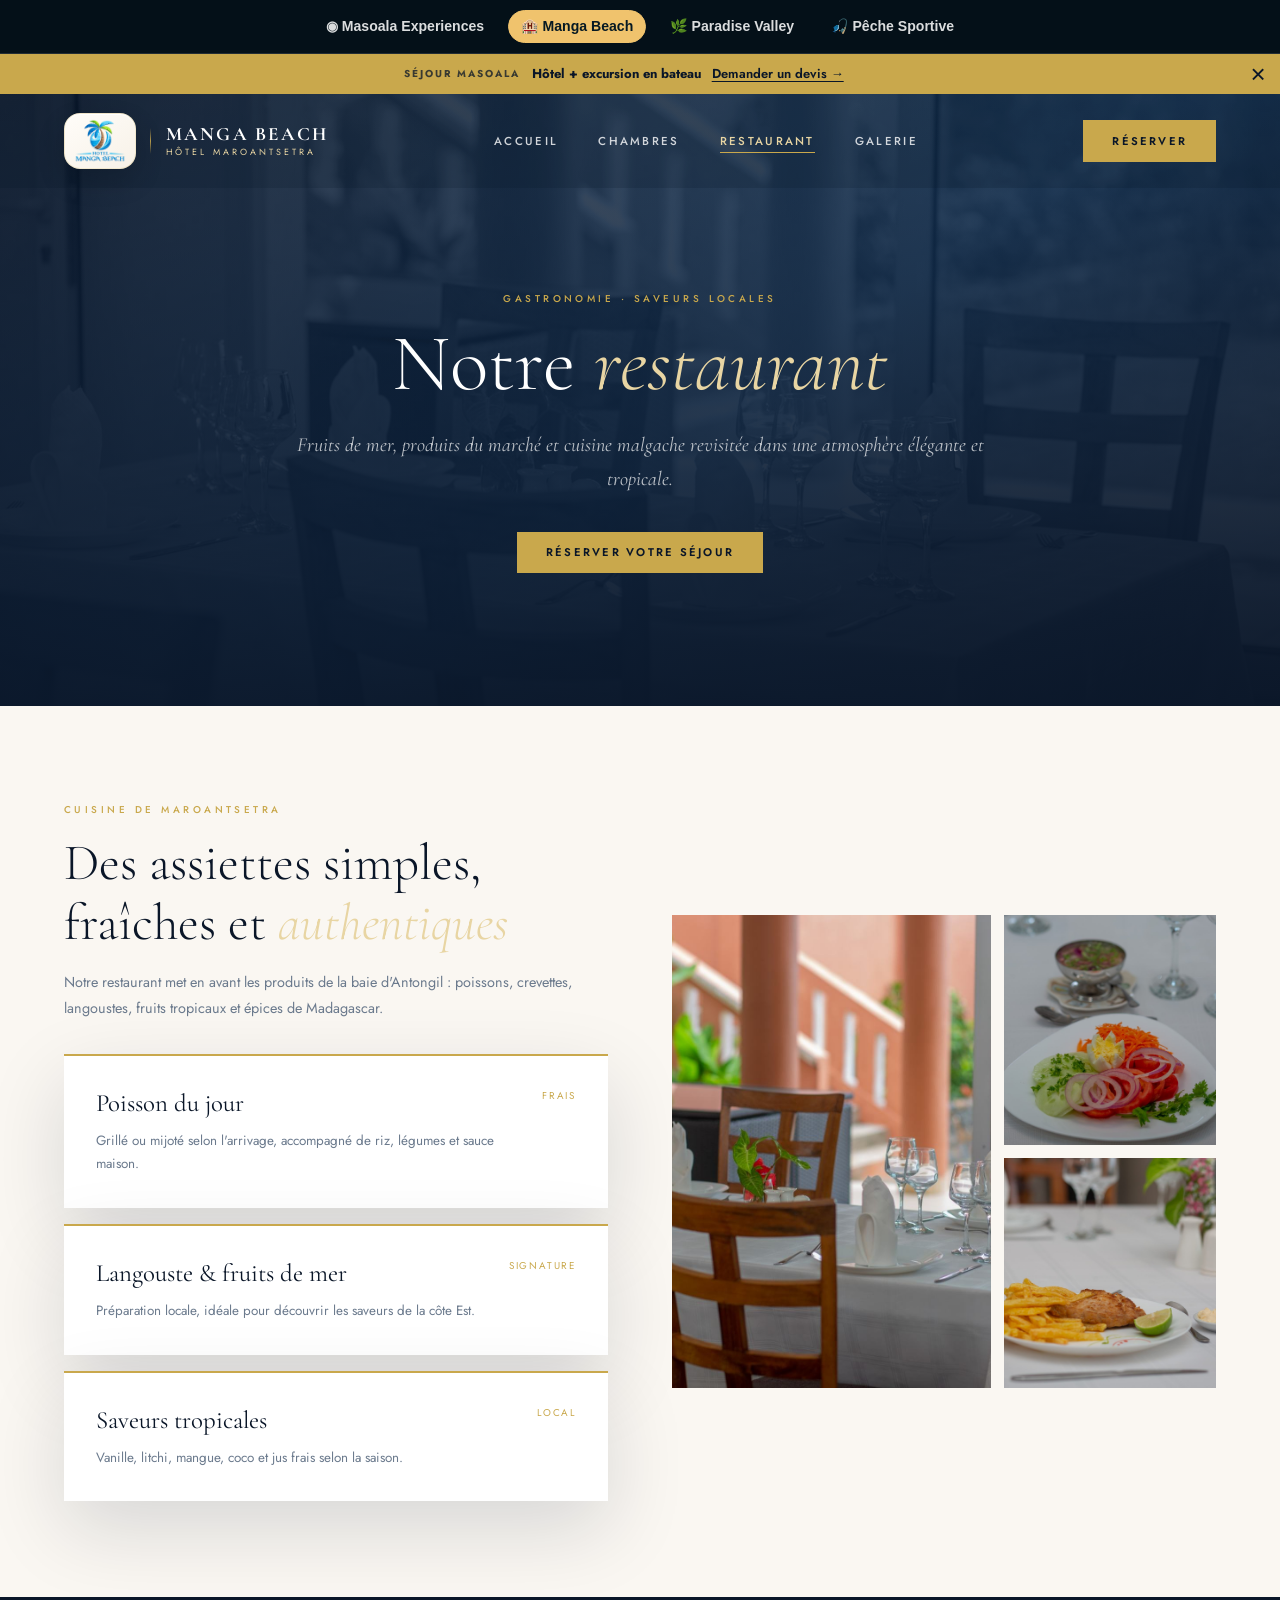
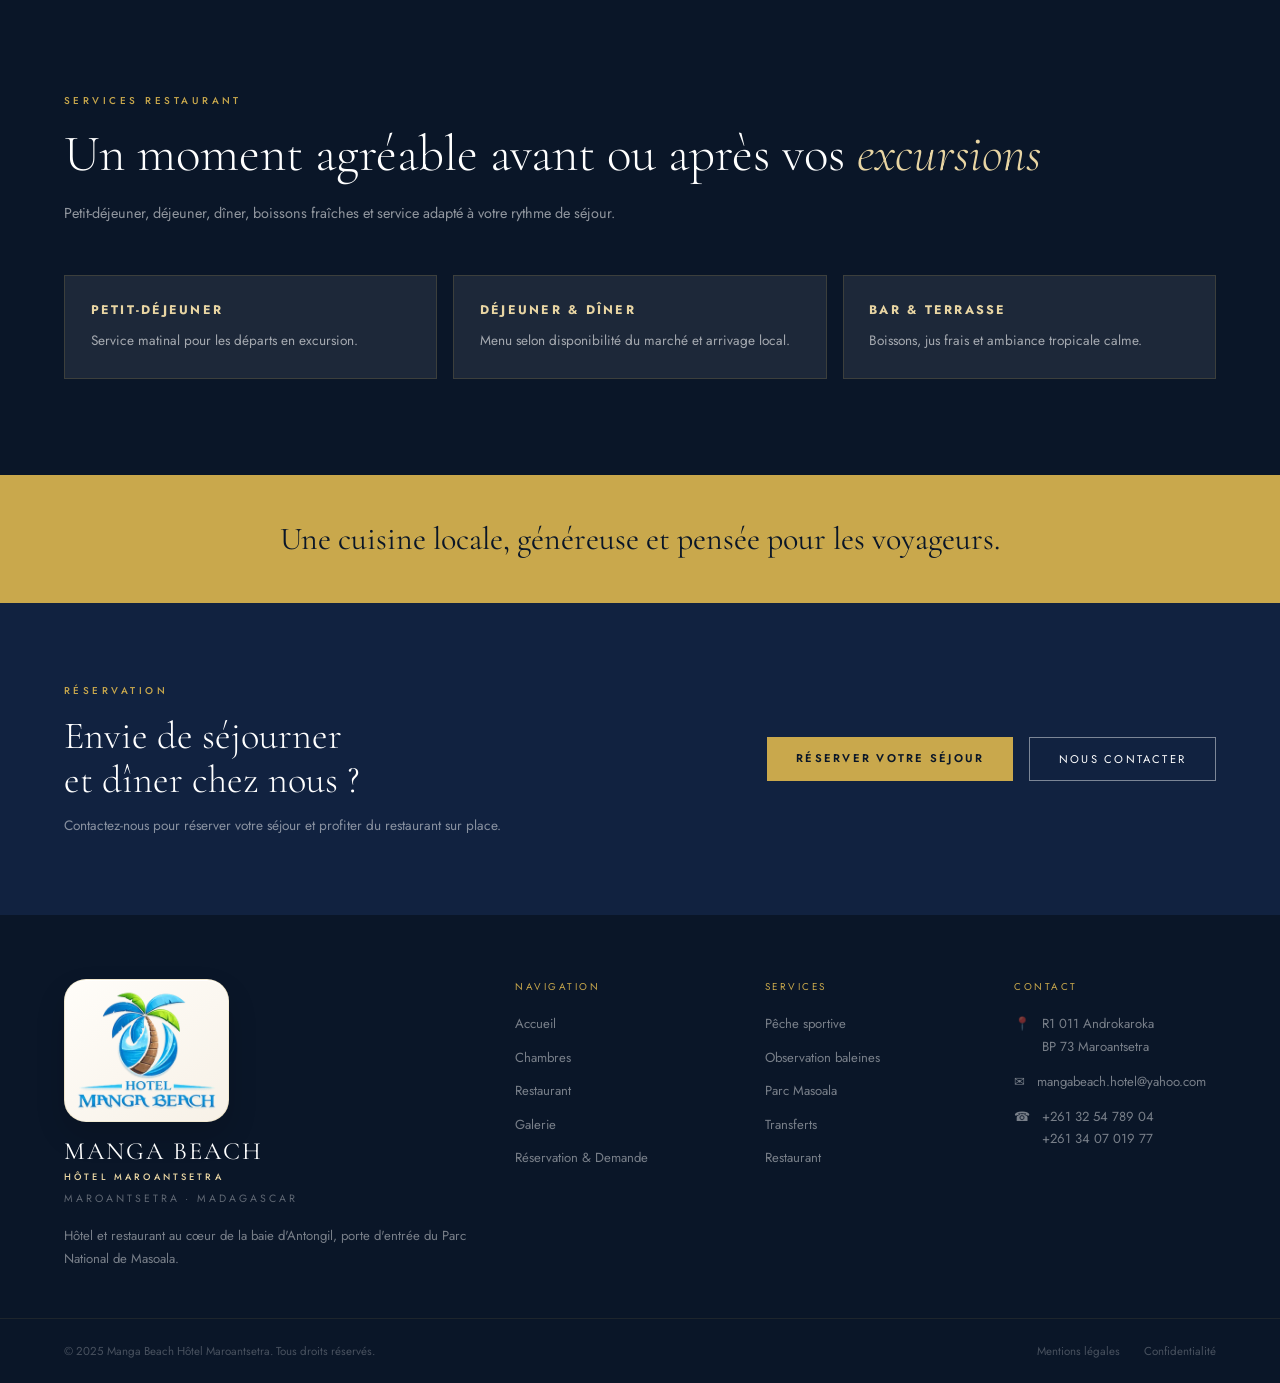
<file: restaurant.html>
<!DOCTYPE html>

<html lang="fr"><head><meta charset="utf-8"/><meta content="width=device-width, initial-scale=1.0" name="viewport"/><title>Restaurant | Manga Beach Hôtel Maroantsetra</title><link href="https://fonts.googleapis.com/css2?family=Cormorant+Garamond:ital,wght@0,300;0,400;0,600;1,300;1,400&amp;family=Jost:wght@300;400;500;600&amp;display=swap" rel="stylesheet"/><style>
:root{--navy:#0a1628;--navy-mid:#112240;--navy-light:#1a3a5c;--gold:#c9a84c;--gold-light:#e8d5a3;--gold-pale:#f5ecd7;--cream:#faf7f2;--cream-dark:#f0ead8;--white:#fff;--muted:#6b7a8d;--text:#1a2332;--border:rgba(201,168,76,.22);--shadow:0 28px 80px rgba(10,22,40,.14)}*,*::before,*::after{box-sizing:border-box;margin:0;padding:0}html{scroll-behavior:smooth}body{font-family:'Jost',sans-serif;background:var(--cream);color:var(--text);overflow-x:hidden}a{text-decoration:none;color:inherit}img{display:block;width:100%;height:100%;object-fit:cover}nav{position:fixed;top:0;left:0;right:0;z-index:100;display:flex;align-items:center;justify-content:space-between;padding:1.2rem 4rem;background:rgba(10,22,40,.18);transition:.35s}nav.scrolled{background:rgba(10,22,40,.97);padding:.8rem 4rem;box-shadow:0 4px 24px rgba(0,0,0,.3)}.nav-logo{display:flex;align-items:center;gap:.8rem}.nav-logo-icon{width:42px;height:42px;border-radius:50%;background:linear-gradient(135deg,var(--gold),var(--gold-light));display:flex;align-items:center;justify-content:center;font-family:'Cormorant Garamond',serif;color:var(--navy);font-weight:600}.nav-logo-text{font-family:'Cormorant Garamond',serif;display:flex;flex-direction:column;gap:.2rem;position:relative;padding-left:1rem}.nav-logo-text:before{content:'';position:absolute;left:0;top:.2rem;bottom:.2rem;width:1px;background:linear-gradient(to bottom,transparent,var(--gold),transparent);opacity:.9}.nav-logo-text strong{display:block;color:#fff;font-size:1.18rem;letter-spacing:.12em;text-transform:uppercase;line-height:1}.nav-logo-text span{font-family:'Jost',sans-serif;font-size:.56rem;letter-spacing:.34em;text-transform:uppercase;color:var(--gold-light);font-weight:400;line-height:1.2}.nav-links{display:flex;gap:2.5rem}.nav-links a{font-size:.72rem;letter-spacing:.2em;text-transform:uppercase;color:rgba(255,255,255,.8);font-weight:500;position:relative}.nav-links a:after{content:'';position:absolute;bottom:-4px;left:0;width:0;height:1px;background:var(--gold);transition:.3s}.nav-links a:hover,.nav-links a.active{color:var(--gold-light)}.nav-links a:hover:after,.nav-links a.active:after{width:100%}.nav-cta,.btn-primary{background:var(--gold);color:var(--navy);padding:.8rem 1.8rem;font-size:.7rem;letter-spacing:.2em;text-transform:uppercase;font-weight:600;display:inline-block;transition:.25s}.nav-cta:hover,.btn-primary:hover{background:var(--gold-light);transform:translateY(-2px)}.btn-outline{border:1px solid rgba(255,255,255,.45);color:#fff;padding:.8rem 1.8rem;font-size:.7rem;letter-spacing:.2em;text-transform:uppercase;display:inline-block;transition:.25s}.btn-outline:hover{border-color:var(--gold);color:var(--gold-light)}.hamburger{display:none;flex-direction:column;gap:5px;background:none;border:0;cursor:pointer}.hamburger span{width:24px;height:2px;background:#fff;display:block;transition:.3s}.hamburger.open span:nth-child(1){transform:translateY(7px) rotate(45deg)}.hamburger.open span:nth-child(2){opacity:0}.hamburger.open span:nth-child(3){transform:translateY(-7px) rotate(-45deg)}.mobile-menu{display:none;position:fixed;inset:0;background:var(--navy);z-index:150;flex-direction:column;align-items:center;justify-content:center;gap:2.4rem}.mobile-menu.open{display:flex}.mobile-menu a{font-family:'Cormorant Garamond',serif;font-size:2rem;color:white}.mobile-menu a.active{color:var(--gold-light)}.mobile-menu .mob-cta{font-family:'Jost',sans-serif;background:var(--gold);color:var(--navy);padding:.8rem 2.4rem;font-size:.75rem;letter-spacing:.2em;text-transform:uppercase}.page-hero{min-height:68vh;display:flex;align-items:center;justify-content:center;text-align:center;position:relative;overflow:hidden;background:linear-gradient(145deg,#0a1628,#1a3a5c 55%,#0a1628)}.page-hero:before{content:'';position:absolute;inset:0;background:var(--hero-img,linear-gradient(145deg,#0a1628,#1a3a5c)) center/cover no-repeat;opacity:.26;mix-blend-mode:luminosity}.page-hero:after{content:'';position:absolute;inset:0;background:linear-gradient(to bottom,rgba(10,22,40,.25),rgba(10,22,40,.9))}.hero-inner{position:relative;z-index:2;padding:8rem 2rem 4rem}.eyebrow,.section-label{font-size:.62rem;letter-spacing:.35em;text-transform:uppercase;color:var(--gold);font-weight:500;margin-bottom:1rem}.page-title{font-family:'Cormorant Garamond',serif;color:#fff;font-size:clamp(3rem,7vw,5rem);font-weight:300;line-height:1.05}.page-title em,.section-title em{font-style:italic;color:var(--gold-light)}.hero-sub{font-family:'Cormorant Garamond',serif;color:rgba(255,255,255,.72);font-size:1.25rem;font-style:italic;max-width:720px;margin:1.4rem auto 2.2rem;line-height:1.7}.section{padding:6rem 4rem}.section-title{font-family:'Cormorant Garamond',serif;font-size:clamp(2.1rem,4vw,3.2rem);font-weight:300;color:var(--navy);line-height:1.18;margin-bottom:1rem}.section-sub{color:var(--muted);font-size:.9rem;line-height:1.8;max-width:620px}.split{display:grid;grid-template-columns:1fr 1fr;gap:4rem;align-items:center}.card-grid{display:grid;grid-template-columns:repeat(3,1fr);gap:1.5rem}.feature-card,.contact-card,.dish-card{background:#fff;padding:2rem;border-top:2px solid var(--gold);box-shadow:var(--shadow)}.feature-icon{font-size:2rem;margin-bottom:1rem}.feature-card h3,.contact-card h3,.dish-card h3{font-family:'Cormorant Garamond',serif;font-size:1.55rem;font-weight:400;color:var(--navy);margin-bottom:.7rem}.feature-card p,.contact-card p,.dish-card p{font-size:.84rem;line-height:1.75;color:var(--muted)}.dark-band{background:var(--navy);color:#fff;position:relative;overflow:hidden}.dark-band .section-title{color:#fff}.dark-band .section-sub{color:rgba(255,255,255,.55)}.gold-band{background:var(--gold);padding:2.8rem 4rem;text-align:center;color:var(--navy)}.gold-band h2{font-family:'Cormorant Garamond',serif;font-size:2rem;font-weight:400}.cta-section{background:var(--navy-mid);padding:5rem 4rem;display:flex;justify-content:space-between;align-items:center;gap:2rem;overflow:hidden}.cta-title{font-family:'Cormorant Garamond',serif;color:#fff;font-size:2.4rem;font-weight:300;line-height:1.15}.cta-sub{color:rgba(255,255,255,.5);font-size:.85rem;margin-top:.8rem}.cta-actions{display:flex;gap:1rem;flex-wrap:wrap}footer{background:var(--navy)}.ft-top{display:grid;grid-template-columns:2fr 1fr 1fr 1fr;gap:3rem;padding:4rem 4rem 3rem;border-bottom:1px solid rgba(201,168,76,.1)}.ft-brand-name{font-family:'Cormorant Garamond',serif;font-size:1.55rem;color:#fff;margin-bottom:.55rem;line-height:1.08;letter-spacing:.08em;text-transform:uppercase}.ft-brand-name span{display:block;color:var(--gold-light);font-family:'Jost',sans-serif;font-size:.58rem;letter-spacing:.34em;text-transform:uppercase;margin-top:.45rem;font-weight:500}.ft-brand-loc{font-size:.66rem;letter-spacing:.28em;text-transform:uppercase;color:rgba(255,255,255,.35);margin-bottom:1.2rem}.ft-brand-desc,.ft-contact-item span,.ft-links-list a{font-size:.82rem;color:rgba(255,255,255,.45);line-height:1.7}.ft-col-title{font-size:.62rem;letter-spacing:.25em;text-transform:uppercase;color:var(--gold);margin-bottom:1.2rem}.ft-links-list{display:flex;flex-direction:column;gap:.7rem}.ft-contact-item{display:flex;gap:.7rem;margin-bottom:.8rem}.ft-bottom{padding:1.5rem 4rem;display:flex;justify-content:space-between;gap:1rem;flex-wrap:wrap}.ft-copy,.ft-bottom-links a{font-size:.72rem;color:rgba(255,255,255,.25)}.ft-bottom-links{display:flex;gap:1.5rem}@media(max-width:900px){nav,nav.scrolled{padding:1rem 1.5rem}.nav-links,.nav-cta{display:none}.hamburger{display:flex}.section{padding:4rem 1.5rem}.split,.card-grid{grid-template-columns:1fr}.cta-section{padding:3.5rem 1.5rem;flex-direction:column;text-align:center}.cta-actions{justify-content:center}.ft-top{grid-template-columns:1fr 1fr;padding:3rem 1.5rem}.ft-bottom{padding:1.5rem;justify-content:center;text-align:center}.gold-band{padding:2.3rem 1.5rem}}@media(max-width:520px){.ft-top{grid-template-columns:1fr}.page-hero{min-height:62vh}.hero-inner{padding-top:7rem}.cta-actions{flex-direction:column}.btn-primary,.btn-outline{width:100%;text-align:center}}
.menu-list{display:grid;gap:1rem;margin-top:2rem}.dish-card{display:flex;justify-content:space-between;gap:1rem}.dish-tag{font-size:.62rem;letter-spacing:.18em;text-transform:uppercase;color:var(--gold);white-space:nowrap}.mosaic{display:grid;grid-template-columns:1.2fr .8fr;grid-template-rows:230px 230px;gap:.8rem}.mosaic div{overflow:hidden}.mosaic div:first-child{grid-row:span 2}.mosaic img{transition:.5s}.mosaic div:hover img{transform:scale(1.04)}.hours{display:grid;grid-template-columns:repeat(3,1fr);gap:1rem;margin-top:3rem}.info-card{background:rgba(255,255,255,.08);border:1px solid rgba(201,168,76,.18);padding:1.6rem}.info-card h3{color:var(--gold-light);font-size:.78rem;letter-spacing:.18em;text-transform:uppercase;margin-bottom:.6rem}.info-card p{color:rgba(255,255,255,.6);font-size:.85rem;line-height:1.7}@media(max-width:900px){.mosaic,.hours{grid-template-columns:1fr}.mosaic div:first-child{grid-row:auto}.mosaic{grid-template-rows:220px 220px 220px}}

}


.nav-logo-mark{width:58px;height:58px;object-fit:contain;display:block;flex-shrink:0;filter:drop-shadow(0 8px 18px rgba(0,0,0,.22));}
.ft-brand-logo{width:140px;max-width:100%;height:auto;display:block;object-fit:contain;margin:0 0 1rem 0;filter:drop-shadow(0 10px 24px rgba(0,0,0,.18));}
@media(max-width:900px){.nav-logo-mark{width:52px;height:52px}.ft-brand-logo{width:120px}}


/* Ecosystem navigation final fixed */
.ecosystem-nav{
position:relative;
z-index:9999;
display:flex;
justify-content:center;
align-items:center;
gap:.65rem;
flex-wrap:wrap;
padding:.62rem 1rem;
background:#041018;
color:#fff;
font-family:Arial,sans-serif;
font-size:.88rem;
line-height:1.2;
border-bottom:1px solid rgba(255,255,255,.12)
}
.ecosystem-nav a{
display:inline-flex;
align-items:center;
gap:.35rem;
padding:.45rem .75rem;
border-radius:999px;
color:rgba(255,255,255,.86);
text-decoration:none;
font-weight:800;
border:1px solid transparent;
transition:.2s
}
.ecosystem-nav a:hover{background:rgba(255,255,255,.10);color:#fff}
.ecosystem-nav a.active{background:#f0c36d;color:#061923;border-color:#f0c36d}
@media(max-width:720px){
.ecosystem-nav{justify-content:flex-start;overflow-x:auto;flex-wrap:nowrap;padding:.58rem .8rem}
.ecosystem-nav a{white-space:nowrap;font-size:.82rem}
}


/* Manga Beach clean logo integration */
.nav-logo{
  display:flex!important;
  align-items:center!important;
  gap:.85rem!important;
}
.manga-clean-nav-logo{
  width:72px;
  height:56px;
  object-fit:contain;
  display:block;
  border-radius:16px;
  background:linear-gradient(145deg,#fffdf9,#f7f1e7);
  padding:5px;
  border:1px solid rgba(201,168,76,.22);
  box-shadow:0 12px 28px rgba(0,0,0,.16), inset 0 1px 0 rgba(255,255,255,.92);
  flex-shrink:0;
}
.manga-clean-footer-logo{
  width:165px;
  max-width:100%;
  object-fit:contain;
  display:block;
  border-radius:22px;
  background:linear-gradient(145deg,#fffdf9,#f7f1e7);
  padding:.55rem;
  border:1px solid rgba(201,168,76,.20);
  box-shadow:0 14px 30px rgba(0,0,0,.14), inset 0 1px 0 rgba(255,255,255,.92);
  margin:0 0 1rem 0;
}
footer .ft-top > div:first-child{
  display:flex;
  flex-direction:column;
  align-items:flex-start;
}
@media(max-width:900px){
  .manga-clean-nav-logo{
    width:62px;
    height:50px;
    border-radius:14px;
  }
  .manga-clean-footer-logo{
    width:145px;
    border-radius:18px;
  }
}

</style><meta content="Restaurant du Manga Beach Hôtel Maroantsetra : fruits de mer, produits frais, cuisine malgache, petit-déjeuner, déjeuner et dîner sur place." name="description"/><meta content="restaurant Maroantsetra, Manga Beach restaurant, fruits de mer Madagascar, cuisine malgache" name="keywords"/><meta content="index, follow" name="robots"/><meta content="Restaurant | Manga Beach Hôtel Maroantsetra" property="og:title"/><meta content="Restaurant du Manga Beach Hôtel Maroantsetra : fruits de mer, produits frais, cuisine malgache, petit-déjeuner, déjeuner et dîner sur place." property="og:description"/>  <link rel="icon" href="favicon.ico?v=logo-20260605">
  <link rel="apple-touch-icon" href="assets/manga-beach-icon-512.png?v=logo-20260605">
<link rel="canonical" href="https://mangabeach-madagascar.mg/restaurant.html"/>
<meta property="og:type" content="website"/><meta property="og:url" content="https://mangabeach-madagascar.mg/restaurant.html"/><meta property="og:site_name" content="Manga Beach Hôtel"/><meta property="og:locale" content="fr_FR"/>
<meta property="og:image" content="https://mangabeach-madagascar.mg/assets/restaurant-main.jpg"/><meta property="og:image:alt" content="Restaurant — Manga Beach Hôtel Maroantsetra"/>
<meta name="twitter:card" content="summary_large_image"/><meta name="twitter:title" content="Restaurant | Manga Beach Hôtel Maroantsetra"/><meta name="twitter:description" content="Restaurant du Manga Beach Hôtel Maroantsetra : fruits de mer, produits frais, cuisine malgache, petit-déjeuner, déjeuner et dîner sur place."/><meta name="twitter:image" content="https://mangabeach-madagascar.mg/assets/restaurant-main.jpg"/>
<script type="application/ld+json">{"@context": "https://schema.org", "@graph": [{"@type": "WebPage", "@id": "https://mangabeach-madagascar.mg/restaurant.html#webpage", "url": "https://mangabeach-madagascar.mg/restaurant.html", "name": "Restaurant | Manga Beach Hôtel Maroantsetra", "description": "Restaurant du Manga Beach Hôtel Maroantsetra : fruits de mer, produits frais, cuisine malgache, petit-déjeuner, déjeuner et dîner sur place.", "isPartOf": {"@id": "https://mangabeach-madagascar.mg/#website"}, "about": {"@id": "https://mangabeach-madagascar.mg/#hotel"}, "primaryImageOfPage": "https://mangabeach-madagascar.mg/assets/restaurant-main.jpg", "inLanguage": "fr"}, {"@type": "BreadcrumbList", "itemListElement": [{"@type": "ListItem", "position": 1, "name": "Accueil", "item": "https://mangabeach-madagascar.mg/"}, {"@type": "ListItem", "position": 2, "name": "Restaurant", "item": "https://mangabeach-madagascar.mg/restaurant.html"}]}, {"@type": "Restaurant", "name": "Restaurant du Manga Beach Hôtel", "url": "https://mangabeach-madagascar.mg/restaurant.html", "image": "https://mangabeach-madagascar.mg/assets/restaurant-main.jpg", "servesCuisine": "Malgache, fruits de mer", "telephone": "+261325478904", "parentOrganization": {"@id": "https://mangabeach-madagascar.mg/#hotel"}, "address": {"@type": "PostalAddress", "addressLocality": "Maroantsetra", "addressRegion": "Analanjirofo", "addressCountry": "MG"}}]}</script>
<script>try{if(sessionStorage.getItem("wz_splash"))document.documentElement.classList.add("wz-skip")}catch(e){}</script>
<link rel="stylesheet" href="assets/welcome.css?v=1"/>
</head><body>

<div class="ecosystem-nav" aria-label="Navigation écosystème Masoala">
<a href="https://masoala-experiences.com/">◉ Masoala Experiences</a>
<a href="https://mangabeach-madagascar.mg/" class="active">🏨 Manga Beach</a>
<a href="https://lodge-paradisevalley.com/">🌿 Paradise Valley</a>
<a href="https://mangabeachfishing-masoala.com/">🎣 Pêche Sportive</a>
</div>



<div class="mobile-menu" id="mobile-menu"><a class="" href="index.html">Accueil</a><a class="" href="chambres.html">Chambres</a><a class="active" href="restaurant.html">Restaurant</a><a class="" href="galerie.html">Galerie</a><a class="mob-cta" href="reservation.html">Réserver</a></div><nav id="navbar"><a class="nav-logo" href="index.html"><img class="manga-clean-nav-logo" src="assets/manga-beach-logo-nav.webp?v=logo-20260605" alt="Logo Manga Beach Hôtel"><div class="nav-logo-text"><strong>Manga Beach</strong><span>Hôtel Maroantsetra</span></div></a><div class="nav-links"><a class="" href="index.html">Accueil</a><a class="" href="chambres.html">Chambres</a><a class="active" href="restaurant.html">Restaurant</a><a class="" href="galerie.html">Galerie</a></div><a class="nav-cta" href="reservation.html">Réserver</a><button aria-expanded="false" aria-label="Menu" class="hamburger" id="hamburger"><span></span><span></span><span></span></button></nav><section class="page-hero" style="--hero-img:url('assets/restaurant-main.jpg')"><div class="hero-inner"><div class="eyebrow">Gastronomie · Saveurs locales</div><h1 class="page-title">Notre <em>restaurant</em></h1><p class="hero-sub">Fruits de mer, produits du marché et cuisine malgache revisitée dans une atmosphère élégante et tropicale.</p><a class="btn-primary" href="reservation.html">Réserver votre séjour</a></div></section><section class="section"><div class="split"><div><div class="section-label">Cuisine de Maroantsetra</div><h2 class="section-title">Des assiettes simples, fraîches et <em>authentiques</em></h2><p class="section-sub">Notre restaurant met en avant les produits de la baie d'Antongil : poissons, crevettes, langoustes, fruits tropicaux et épices de Madagascar.</p><div class="menu-list"><div class="dish-card"><div><h3>Poisson du jour</h3><p>Grillé ou mijoté selon l'arrivage, accompagné de riz, légumes et sauce maison.</p></div><div class="dish-tag">Frais</div></div><div class="dish-card"><div><h3>Langouste &amp; fruits de mer</h3><p>Préparation locale, idéale pour découvrir les saveurs de la côte Est.</p></div><div class="dish-tag">Signature</div></div><div class="dish-card"><div><h3>Saveurs tropicales</h3><p>Vanille, litchi, mangue, coco et jus frais selon la saison.</p></div><div class="dish-tag">Local</div></div></div></div><div class="mosaic"><div><img alt="Restaurant" onerror="this.style.background='linear-gradient(135deg,#0a1628,#1a3a5c)'" src="assets/restaurant-main.jpg" loading="lazy" decoding="async"/></div><div><img alt="Salle" onerror="this.style.background='linear-gradient(135deg,#112240,#1a3a5c)'" src="assets/restaurant-2.jpg" loading="lazy" decoding="async"/></div><div><img alt="Plats" onerror="this.style.background='linear-gradient(135deg,#0d2a4a,#163060)'" src="assets/restaurant-3.jpg" loading="lazy" decoding="async"/></div></div></div></section><section class="section dark-band"><div><div class="section-label">Services restaurant</div><h2 class="section-title">Un moment agréable avant ou après vos <em>excursions</em></h2><p class="section-sub">Petit-déjeuner, déjeuner, dîner, boissons fraîches et service adapté à votre rythme de séjour.</p></div><div class="hours"><div class="info-card"><h3>Petit-déjeuner</h3><p>Service matinal pour les départs en excursion.</p></div><div class="info-card"><h3>Déjeuner &amp; dîner</h3><p>Menu selon disponibilité du marché et arrivage local.</p></div><div class="info-card"><h3>Bar &amp; terrasse</h3><p>Boissons, jus frais et ambiance tropicale calme.</p></div></div></section><div class="gold-band"><h2>Une cuisine locale, généreuse et pensée pour les voyageurs.</h2></div><section class="cta-section"><div><div class="eyebrow">Réservation</div><h2 class="cta-title">Envie de séjourner<br/>et dîner chez nous ?</h2><p class="cta-sub">Contactez-nous pour réserver votre séjour et profiter du restaurant sur place.</p></div><div class="cta-actions"><a class="btn-primary" href="reservation.html">Réserver votre séjour</a><a class="btn-outline" href="reservation.html">Nous contacter</a></div></section><footer><div class="ft-top"><div>
<img class="manga-clean-footer-logo" src="assets/manga-beach-logo-footer.webp?v=logo-20260605" alt="Logo Manga Beach Hôtel" loading="lazy" decoding="async"><div class="ft-brand-name">Manga Beach<span>Hôtel Maroantsetra</span></div><div class="ft-brand-loc">Maroantsetra · Madagascar</div><p class="ft-brand-desc">Hôtel et restaurant au cœur de la baie d'Antongil, porte d'entrée du Parc National de Masoala.</p></div><div><div class="ft-col-title">Navigation</div><div class="ft-links-list"><a href="index.html">Accueil</a><a href="chambres.html">Chambres</a><a href="restaurant.html">Restaurant</a><a href="galerie.html">Galerie</a><a href="reservation.html">Réservation &amp; Demande</a></div></div><div><div class="ft-col-title">Services</div><div class="ft-links-list"><a href="reservation.html">Pêche sportive</a><a href="reservation.html">Observation baleines</a><a href="reservation.html">Parc Masoala</a><a href="reservation.html">Transferts</a><a href="restaurant.html">Restaurant</a></div></div><div><div class="ft-col-title">Contact</div><div class="ft-contact-item"><span>📍</span><span>R1 011 Androkaroka<br/>BP 73 Maroantsetra</span></div><div class="ft-contact-item"><span>✉</span><span>mangabeach.hotel@yahoo.com</span></div><div class="ft-contact-item"><span>☎</span><span>+261 32 54 789 04<br/>+261 34 07 019 77</span></div></div></div><div class="ft-bottom"><div class="ft-copy">© 2025 Manga Beach Hôtel Maroantsetra. Tous droits réservés.</div><div class="ft-bottom-links"><a href="#">Mentions légales</a><a href="#">Confidentialité</a></div></div></footer><script>const navbar=document.getElementById('navbar');window.addEventListener('scroll',()=>navbar.classList.toggle('scrolled',window.scrollY>60));const hamburger=document.getElementById('hamburger'),mobileMenu=document.getElementById('mobile-menu');hamburger.addEventListener('click',()=>{hamburger.classList.toggle('open');mobileMenu.classList.toggle('open');hamburger.setAttribute('aria-expanded',mobileMenu.classList.contains('open'));document.body.style.overflow=mobileMenu.classList.contains('open')?'hidden':''});mobileMenu.querySelectorAll('a').forEach(a=>a.addEventListener('click',()=>{hamburger.classList.remove('open');mobileMenu.classList.remove('open');document.body.style.overflow=''}));const obs=new IntersectionObserver(es=>es.forEach(e=>{if(e.isIntersecting){e.target.style.opacity='1';e.target.style.transform='translateY(0)'}}),{threshold:.12});document.querySelectorAll('.feature-card,.gallery-card,.info-card,.dish-card,.contact-card').forEach(el=>{el.style.opacity='0';el.style.transform='translateY(20px)';el.style.transition='opacity .65s,transform .65s';obs.observe(el)});</script><script src="assets/welcome.js?v=1" defer></script>
</body></html>
</file>
<file: assets/welcome.css>
/* Welcome splash + promo card — Manga Beach Hôtel (modèle réutilisable) */
:root{--wz-navy:#0a1628;--wz-navy2:#112240;--wz-gold:#c9a84c;--wz-gold-l:#e8d5a3;--wz-cream:#faf7f2}

/* ---------- Écran de bienvenue ---------- */
.wz-splash{position:fixed;inset:0;z-index:100000;display:flex;align-items:center;justify-content:center;flex-direction:column;
  text-align:center;color:var(--wz-cream);overflow:hidden;
  background:radial-gradient(ellipse at 50% 40%,var(--wz-navy2) 0%,var(--wz-navy) 70%);
  animation:wzOut .7s ease 2.7s forwards}
html.wz-skip .wz-splash{display:none}
@keyframes wzOut{to{opacity:0;visibility:hidden;pointer-events:none}}
.wz-splash.is-closing{animation:wzOut .5s ease forwards}
.wz-inner{position:relative;z-index:2;padding:0 24px}
.wz-logo{width:clamp(96px,22vw,150px);height:auto;margin:0 auto 18px;display:block;opacity:0;transform:scale(.85);
  animation:wzIn .9s cubic-bezier(.2,.7,.2,1) .15s forwards}
.wz-hello{font:500 12px/1 'Jost',sans-serif;letter-spacing:.35em;text-transform:uppercase;color:var(--wz-gold);
  opacity:0;animation:wzUp .7s ease .7s forwards}
.wz-name{font:300 clamp(34px,8vw,64px)/1.05 'Cormorant Garamond',serif;margin:12px 0 6px;opacity:0;animation:wzUp .8s ease .95s forwards}
.wz-name em{font-style:italic;color:var(--wz-gold-l)}
.wz-line{width:0;height:1px;background:var(--wz-gold);margin:14px auto;animation:wzLine .9s ease 1.2s forwards}
.wz-tag{font:400 13px/1.5 'Jost',sans-serif;letter-spacing:.18em;text-transform:uppercase;color:rgba(250,247,242,.75);
  opacity:0;animation:wzUp .7s ease 1.45s forwards}
.wz-skip-btn{position:absolute;top:18px;right:18px;z-index:3;background:none;border:1px solid rgba(201,168,76,.45);color:var(--wz-gold-l);
  font:500 11px 'Jost',sans-serif;letter-spacing:.2em;text-transform:uppercase;padding:8px 14px;border-radius:2px;cursor:pointer}
.wz-skip-btn:hover{background:rgba(201,168,76,.15)}
.wz-waves{position:absolute;left:0;right:0;bottom:0;height:90px;z-index:1;opacity:.55}
.wz-waves svg{position:absolute;bottom:0;left:0;width:200%;height:100%;animation:wzWave 7s linear infinite}
.wz-waves svg:nth-child(2){animation-duration:11s;animation-direction:reverse;opacity:.6}
@keyframes wzIn{to{opacity:1;transform:none}}
@keyframes wzUp{from{opacity:0;transform:translateY(14px)}to{opacity:1;transform:none}}
@keyframes wzLine{to{width:88px}}
@keyframes wzWave{to{transform:translateX(-50%)}}

/* ---------- Carte promo ---------- */
.wz-promo{position:fixed;left:16px;bottom:16px;z-index:900;width:min(340px,calc(100vw - 32px));
  background:var(--wz-navy);color:var(--wz-cream);border:1px solid rgba(201,168,76,.4);border-radius:4px;
  box-shadow:0 14px 40px rgba(10,22,40,.35);font-family:'Jost',sans-serif;
  transform:translateY(24px);opacity:0;visibility:hidden;transition:opacity .5s ease,transform .5s ease,visibility .5s}
.wz-promo.is-open{transform:none;opacity:1;visibility:visible}
.wz-promo-close{position:absolute;top:6px;right:8px;background:none;border:0;color:var(--wz-gold-l);font-size:22px;line-height:1;cursor:pointer;padding:4px 8px}
.wz-slides{position:relative;min-height:128px}
.wz-slide{position:absolute;inset:0;padding:18px 20px 12px;opacity:0;visibility:hidden;transition:opacity .45s}
.wz-slide.is-on{opacity:1;visibility:visible;position:relative}
.wz-kicker{font-size:10px;letter-spacing:.28em;text-transform:uppercase;color:var(--wz-gold)}
.wz-title{font:400 22px/1.15 'Cormorant Garamond',serif;margin:6px 24px 6px 0}
.wz-text{font-size:13px;line-height:1.5;color:rgba(250,247,242,.8);margin-bottom:12px}
.wz-cta{display:inline-block;background:var(--wz-gold);color:var(--wz-navy);font-weight:600;font-size:12px;letter-spacing:.12em;
  text-transform:uppercase;text-decoration:none;padding:9px 16px;border-radius:2px}
.wz-cta:hover{background:var(--wz-gold-l)}
.wz-dots{display:flex;gap:6px;padding:0 20px 14px}
.wz-dot{width:7px;height:7px;border-radius:50%;border:0;padding:0;background:rgba(250,247,242,.3);cursor:pointer}
.wz-dot.is-on{background:var(--wz-gold)}

@media (prefers-reduced-motion:reduce){
  .wz-splash{display:none}
  .wz-promo{transition:none}
  .wz-waves svg{animation:none}
}

/* correctif : croix de fermeture toujours cliquable (au-dessus du contenu, zone tactile 44px) */
.wz-promo .wz-promo-close{position:absolute;top:0;right:0;z-index:5;width:44px;height:44px;min-width:44px;display:flex;align-items:center;justify-content:center;padding:0;margin:0;font-size:28px;line-height:1;color:var(--wz-gold-l);touch-action:manipulation;-webkit-tap-highlight-color:transparent;cursor:pointer}
.wz-promo .wz-title{margin-right:40px}

/* ---------- Bannière d'offres (remplace l'ancienne carte flottante) ---------- */
.wz-banner{position:relative;z-index:9990;display:flex;align-items:center;min-height:40px;background:var(--wz-gold);color:var(--wz-navy);font-family:'Jost',sans-serif;font-size:13px;line-height:1.25}
.wz-b-slides{position:relative;flex:1;height:40px;margin:0 44px 0 12px}
.wz-b-slide{position:absolute;inset:0;display:flex;align-items:center;justify-content:center;gap:.7rem;color:inherit;text-decoration:none;white-space:nowrap;overflow:hidden;opacity:0;visibility:hidden;transition:opacity .5s ease,visibility .5s}
.wz-b-slide.is-on{opacity:1;visibility:visible}
.wz-b-k{font-size:10px;letter-spacing:.2em;text-transform:uppercase;font-weight:700;opacity:.75}
.wz-b-t{font-weight:700;overflow:hidden;text-overflow:ellipsis}
.wz-b-c{font-weight:600;text-decoration:underline;text-underline-offset:3px}
.wz-banner .wz-b-close{position:absolute;top:0;right:0;width:44px;height:100%;min-height:40px;display:flex;align-items:center;justify-content:center;padding:0;margin:0;background:none;border:0;color:inherit;font-size:26px;line-height:1;cursor:pointer;touch-action:manipulation;-webkit-tap-highlight-color:transparent}
@media(max-width:640px){.wz-b-k{display:none}.wz-b-slide{gap:.5rem;font-size:12.5px;justify-content:flex-start}.wz-b-slides{margin-left:14px}}
@media(max-width:640px){.wz-b-c{display:none}.wz-b-t{min-width:0}.wz-b-t::after{content:" →";font-weight:600}}
@media(prefers-reduced-motion:reduce){.wz-b-slide{transition:none}}
</file>
